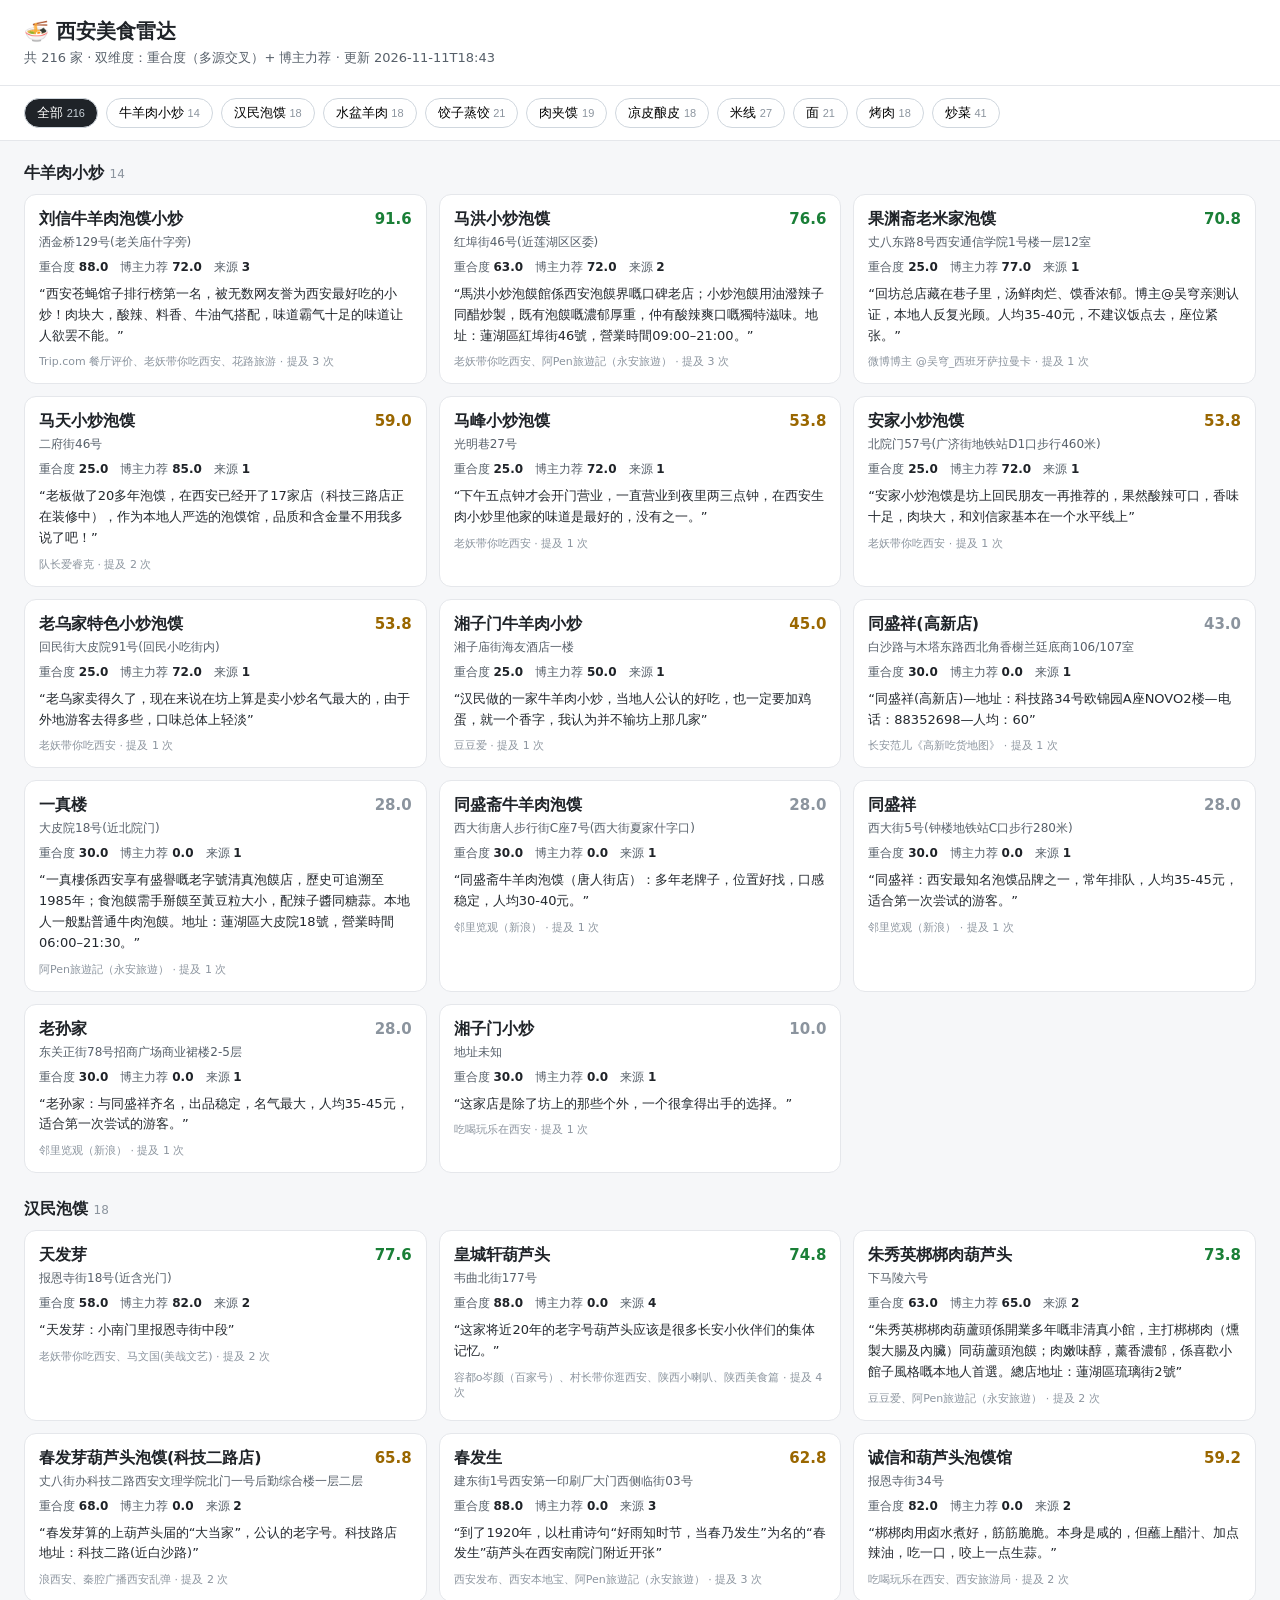
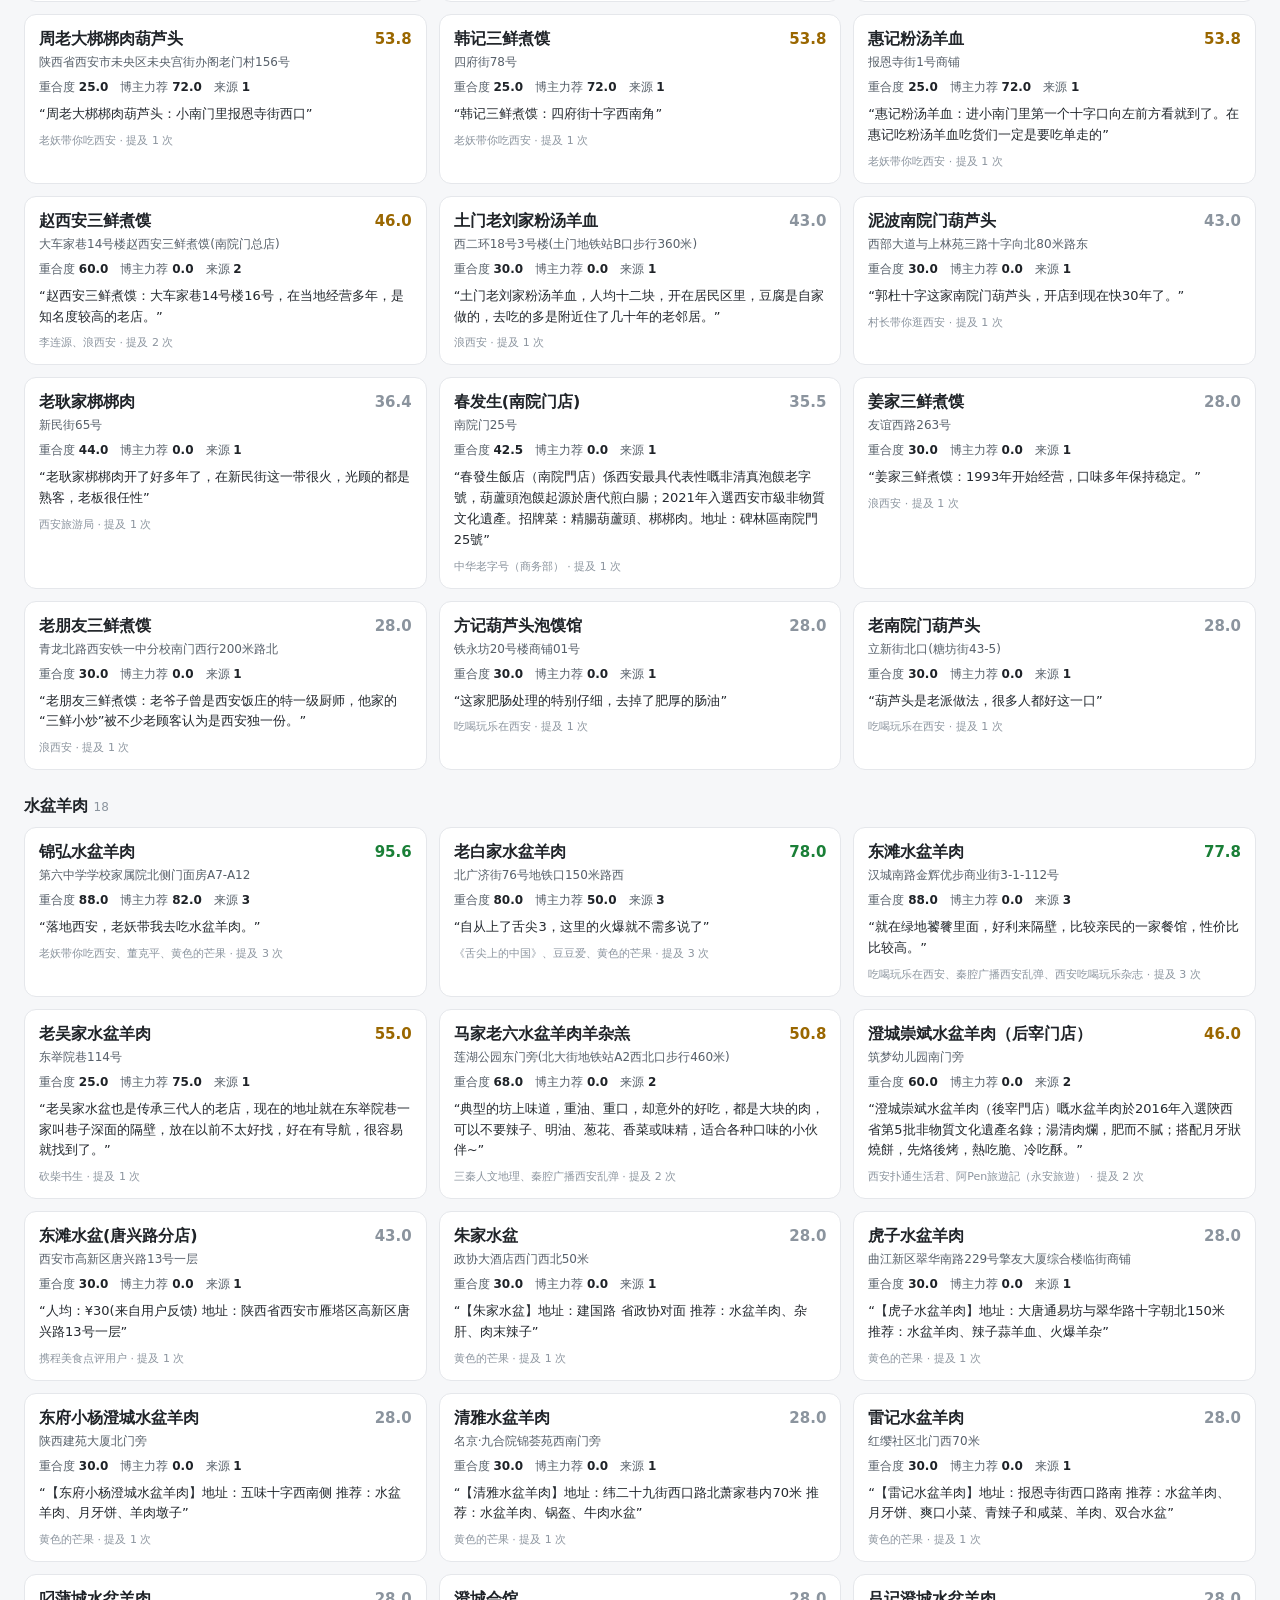
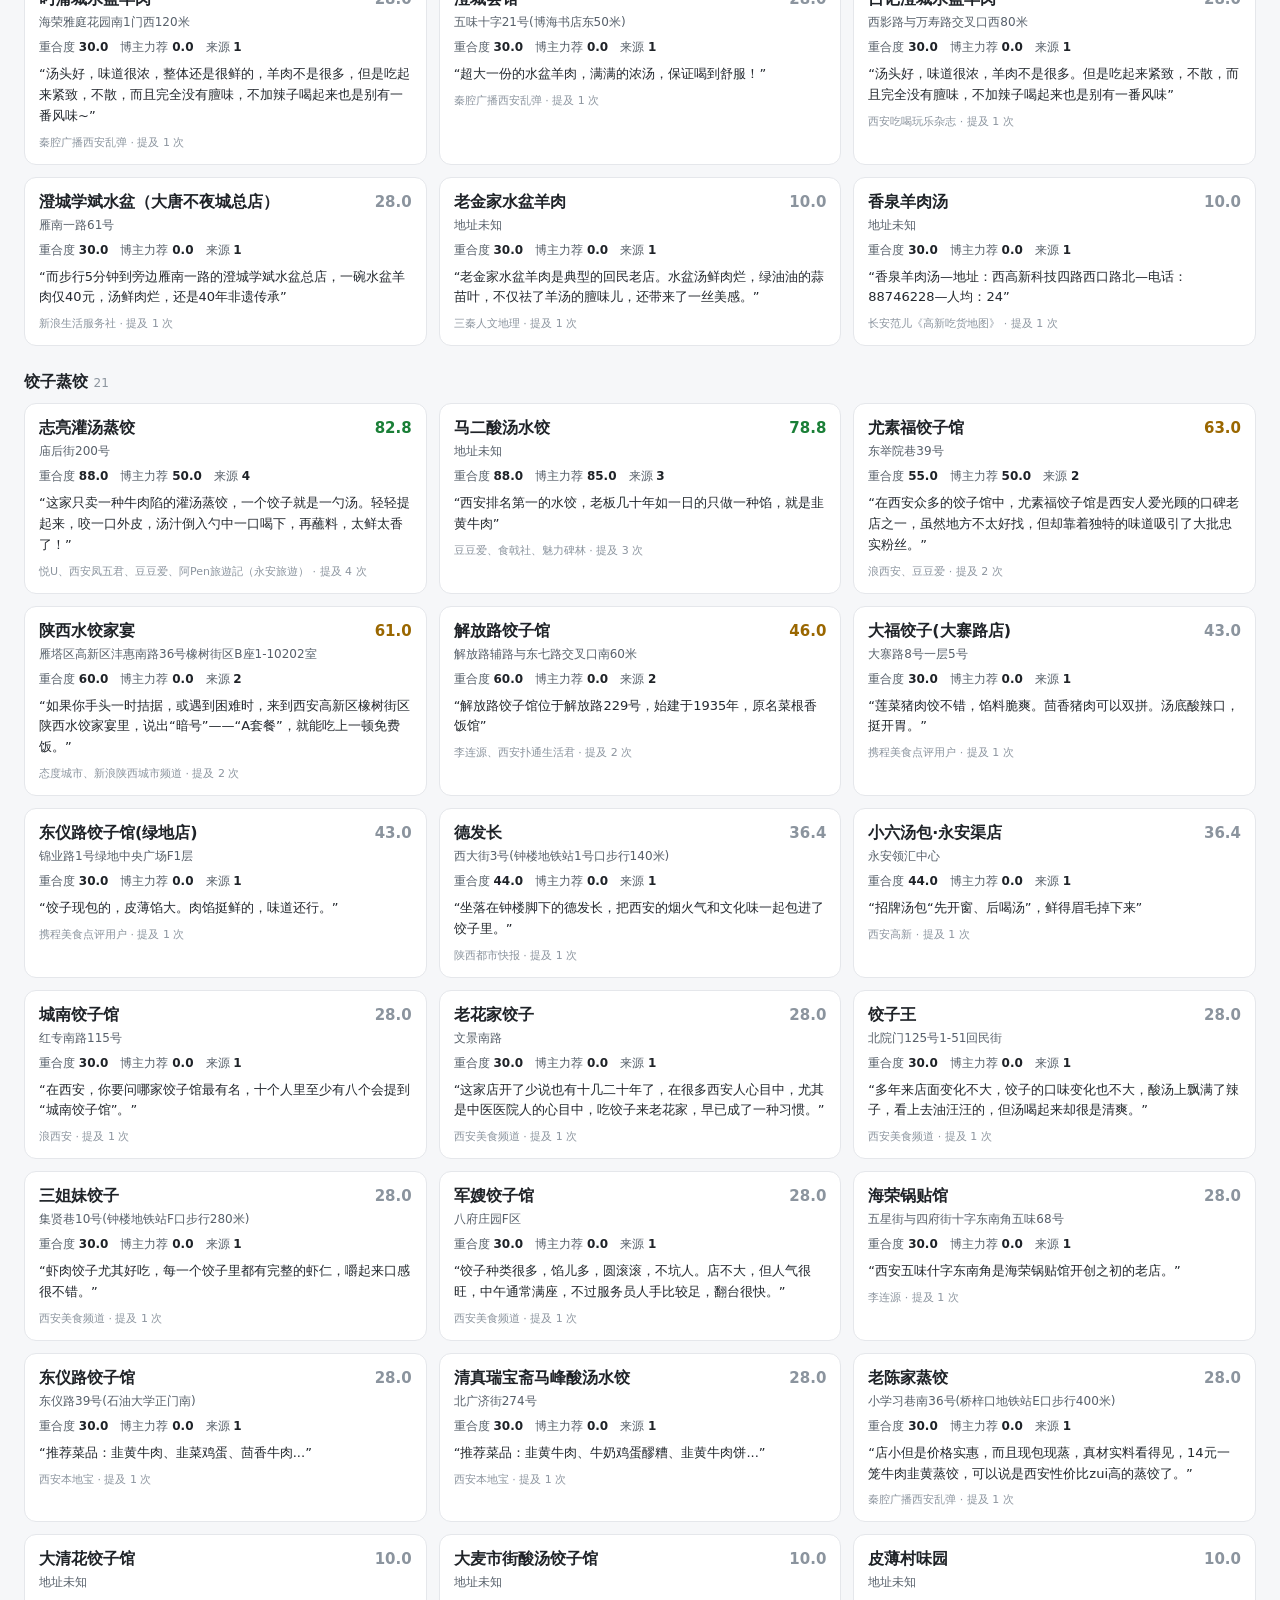
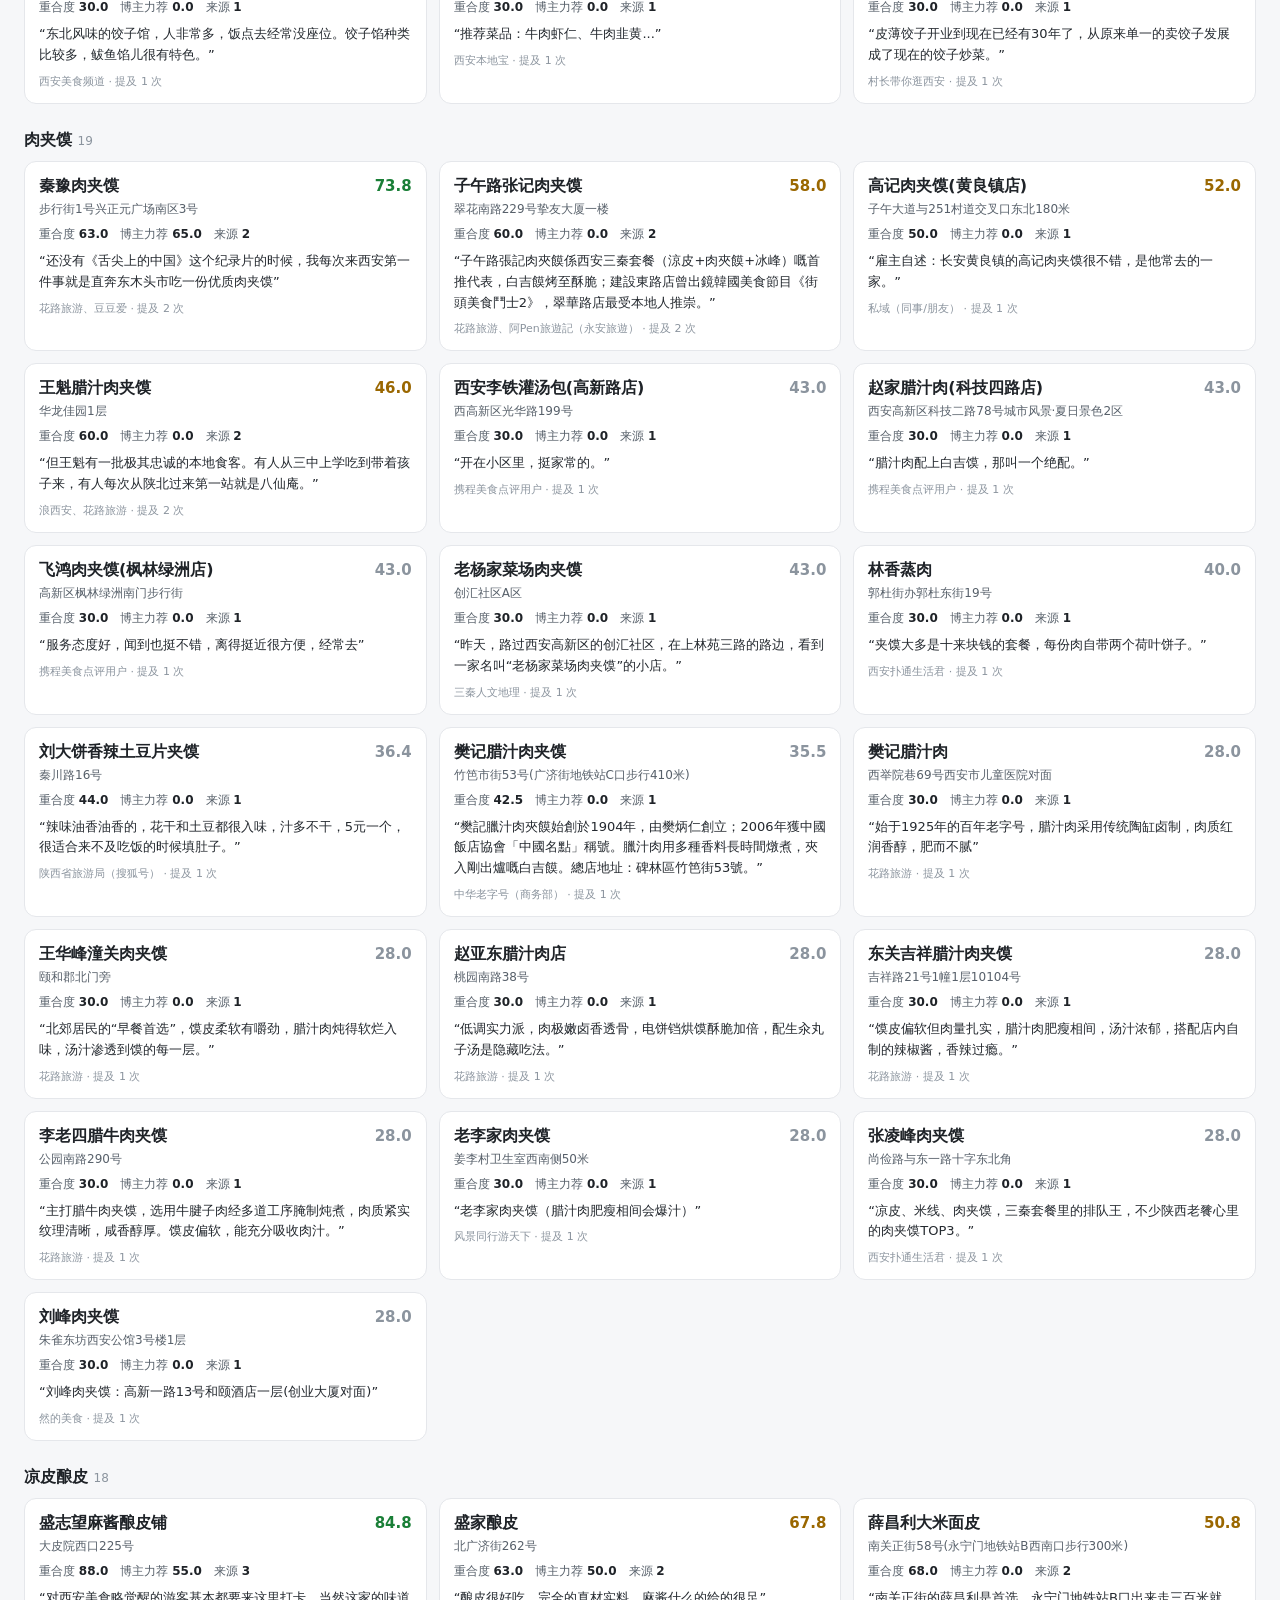
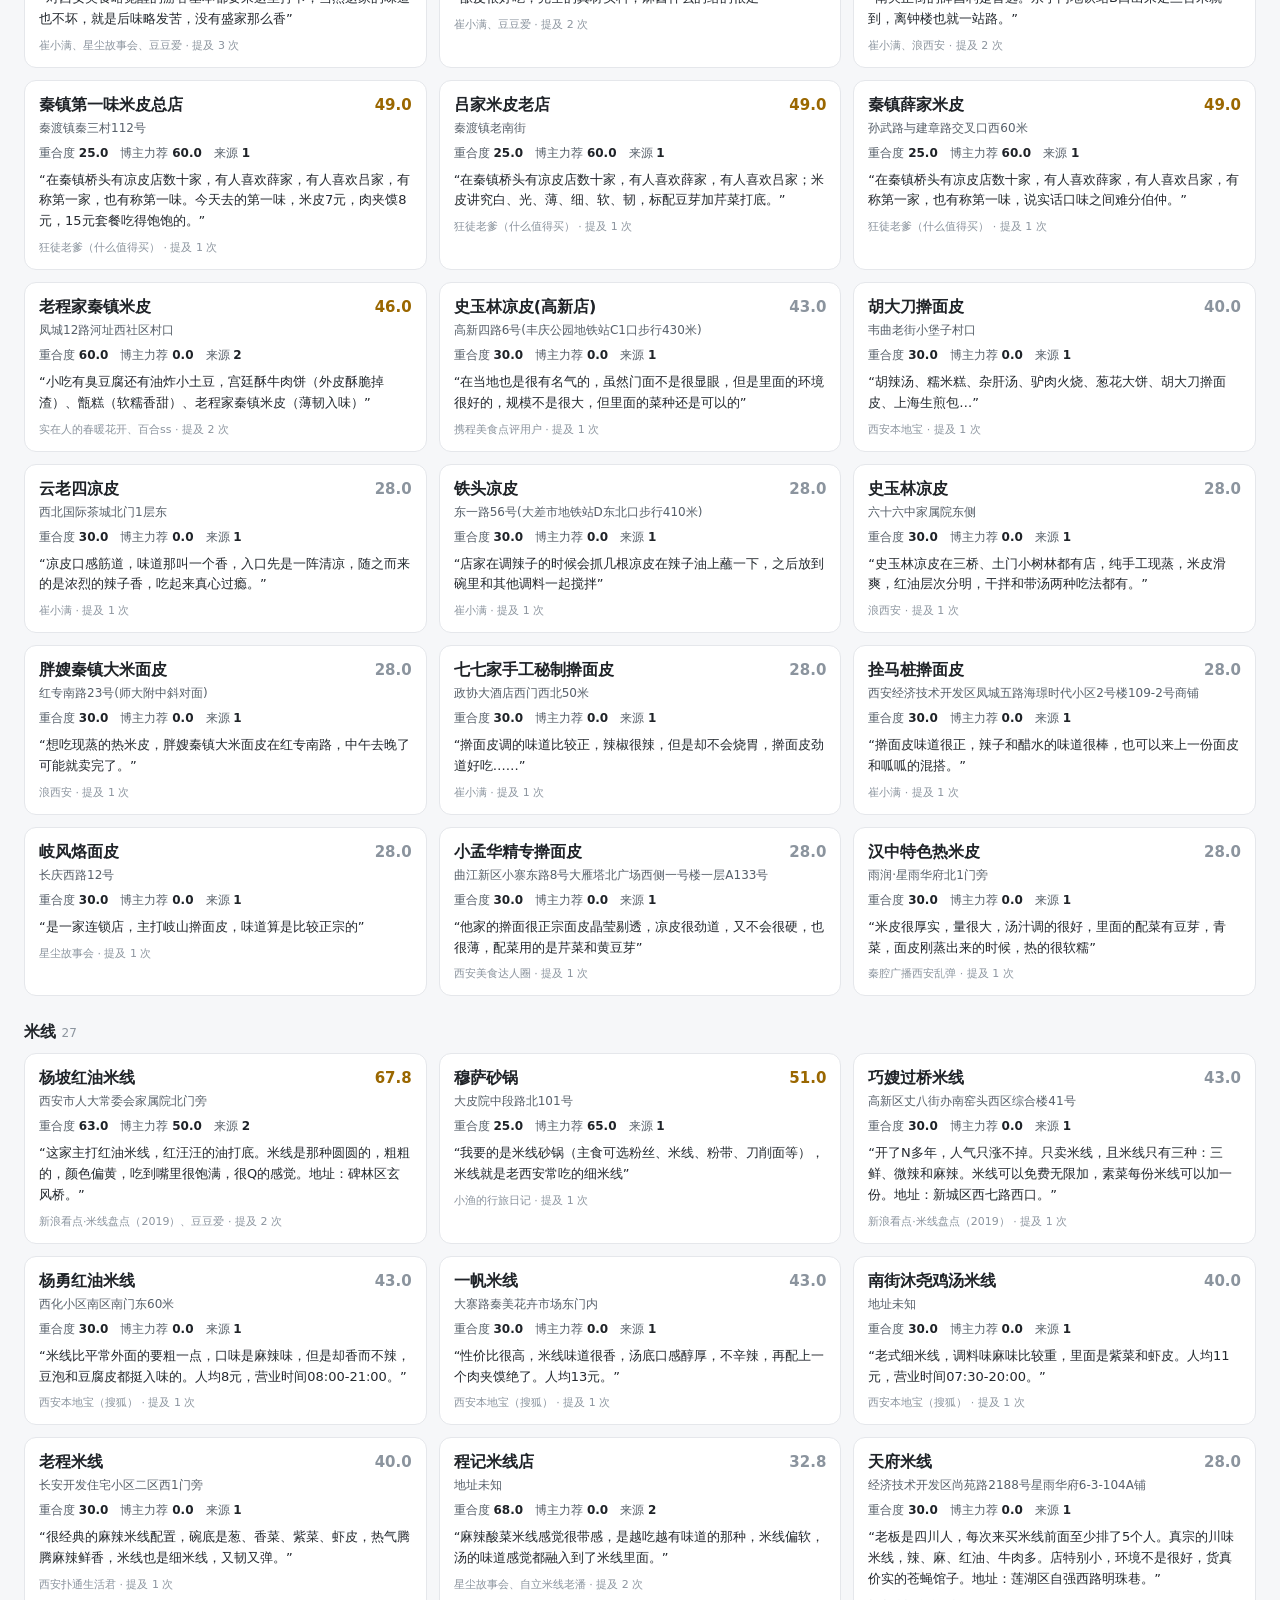
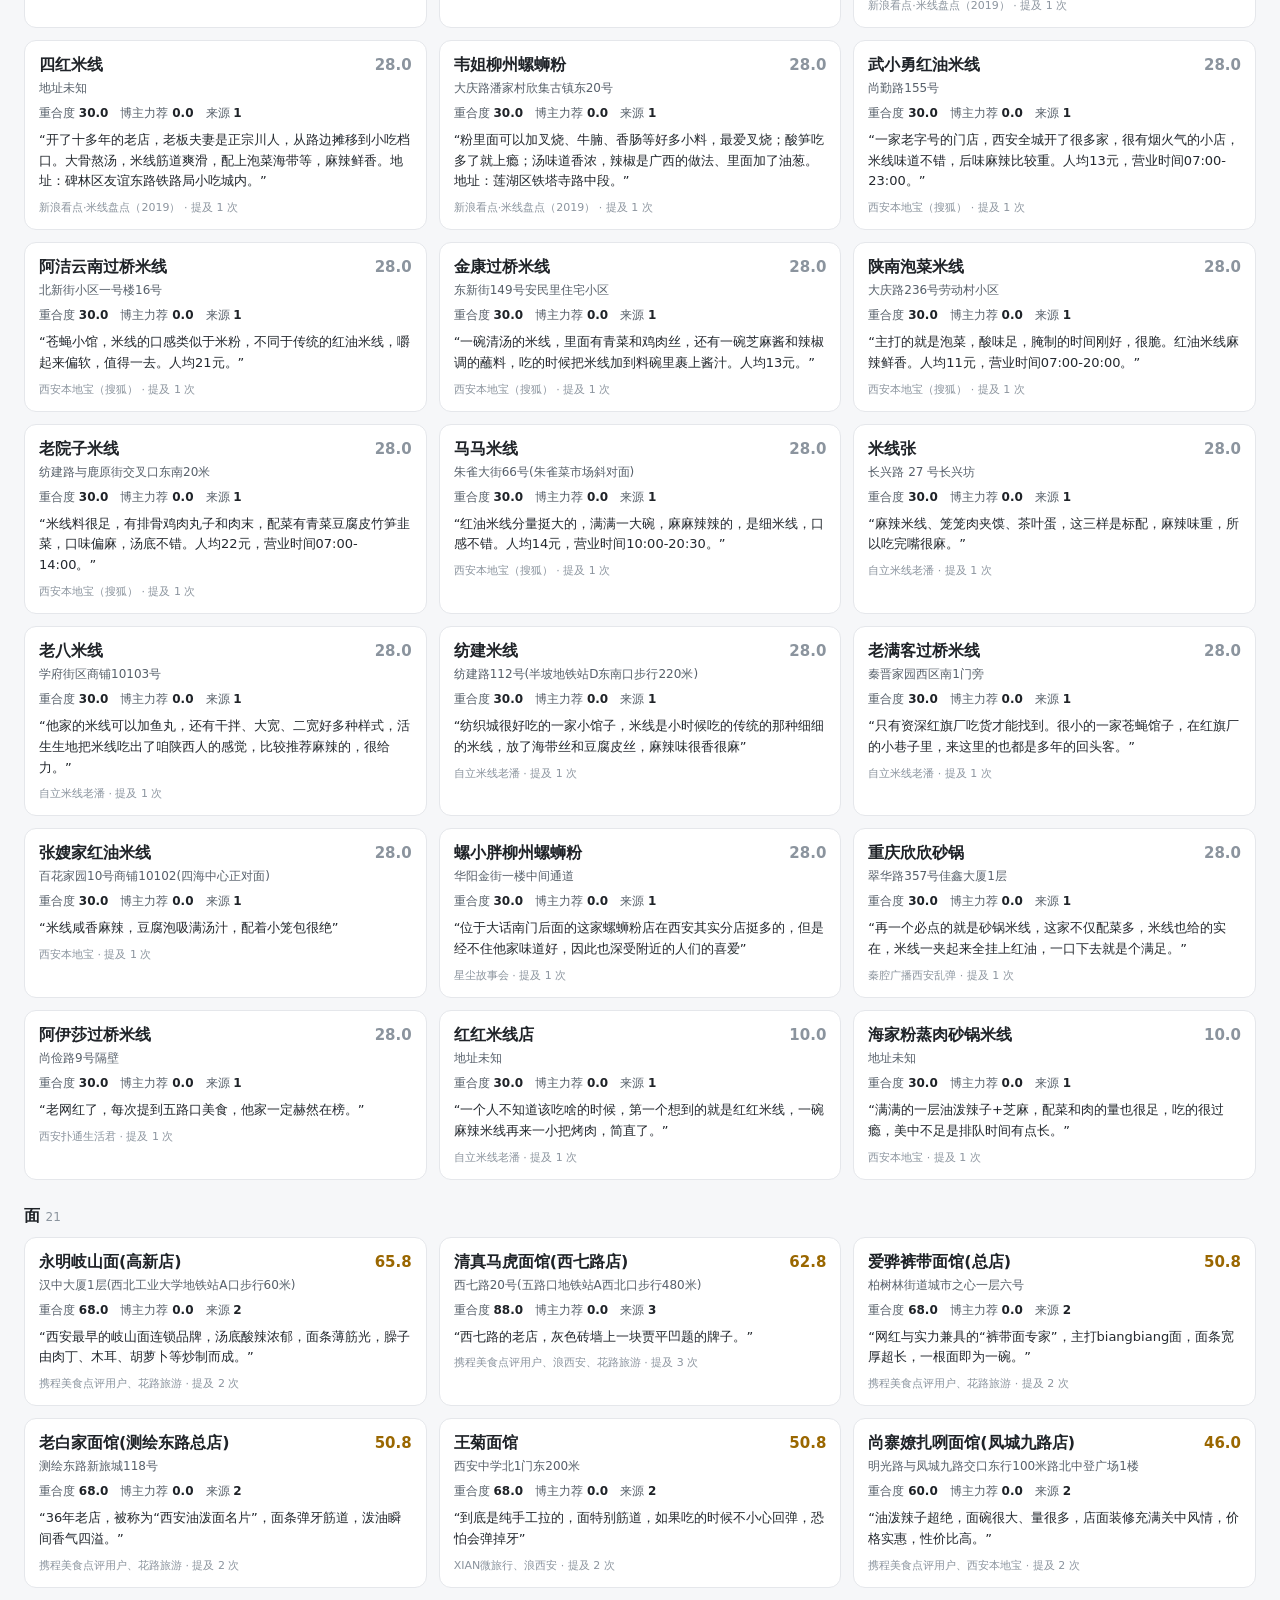
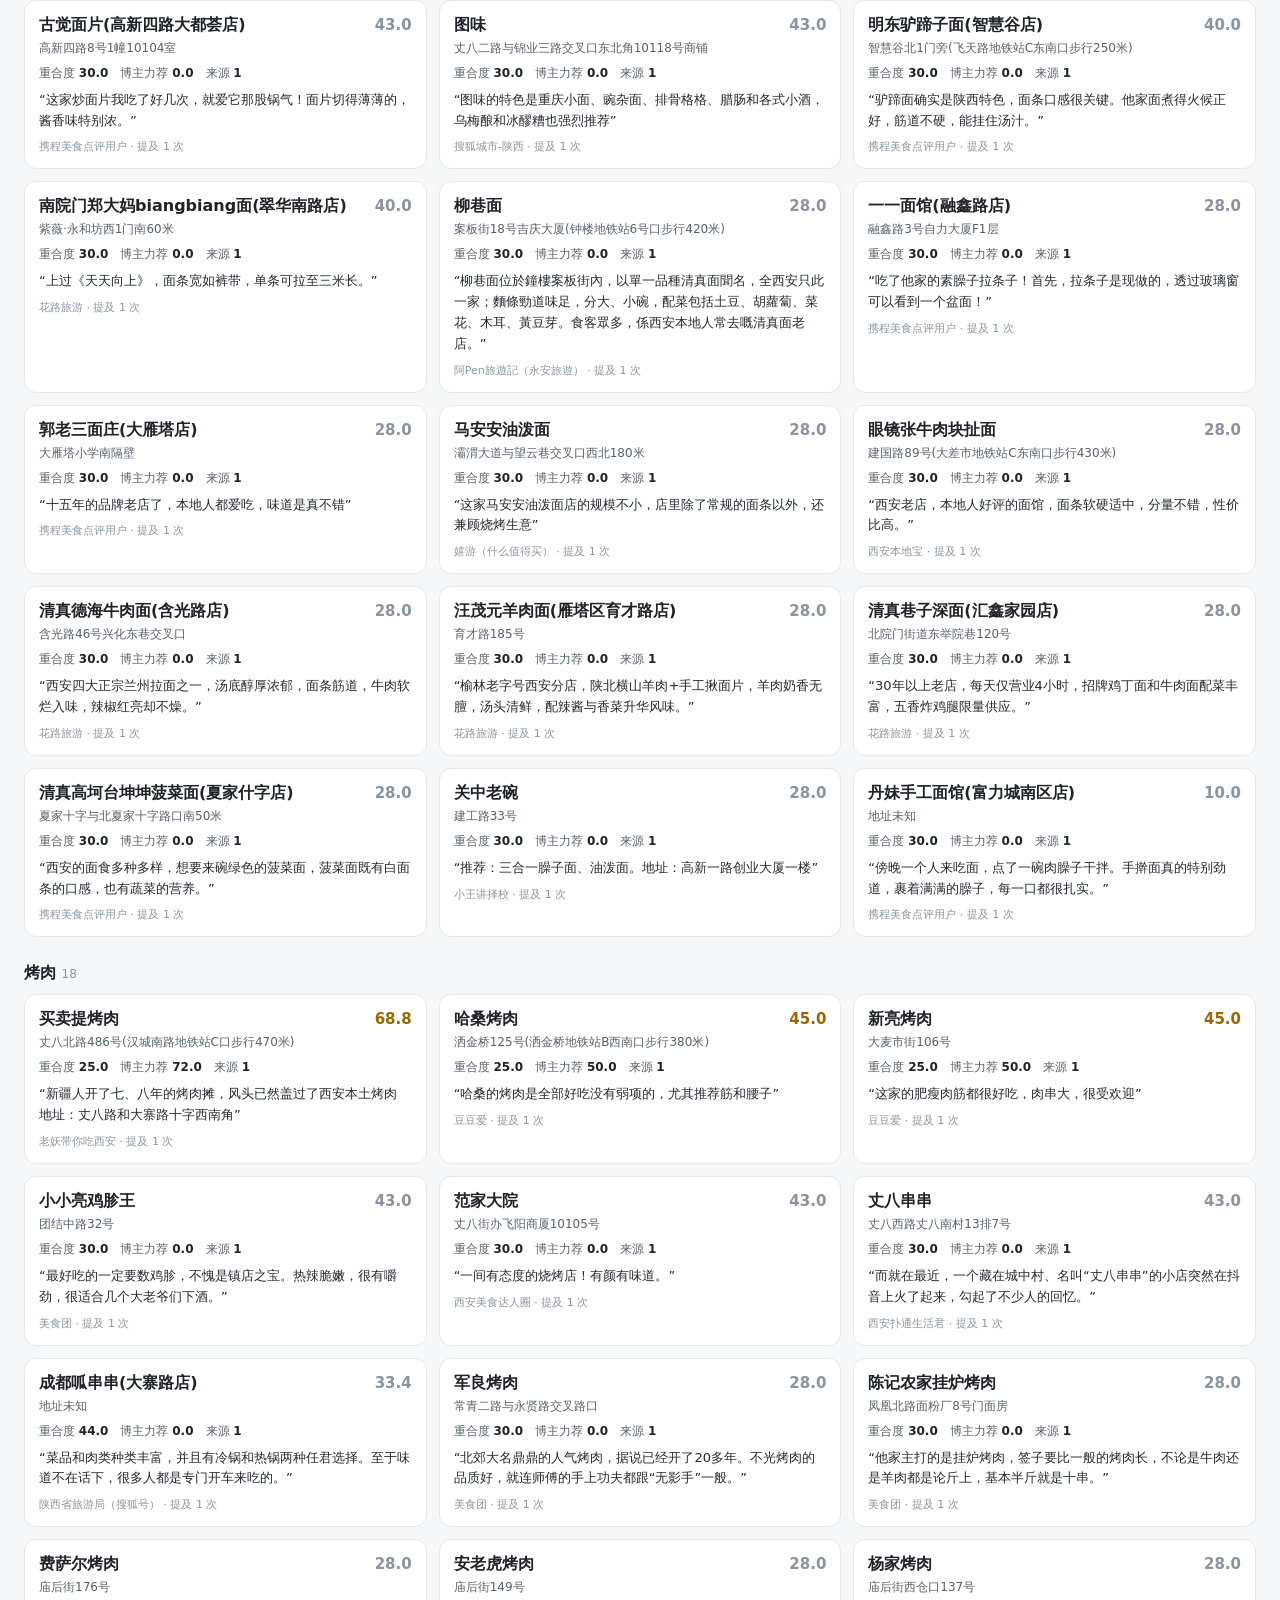
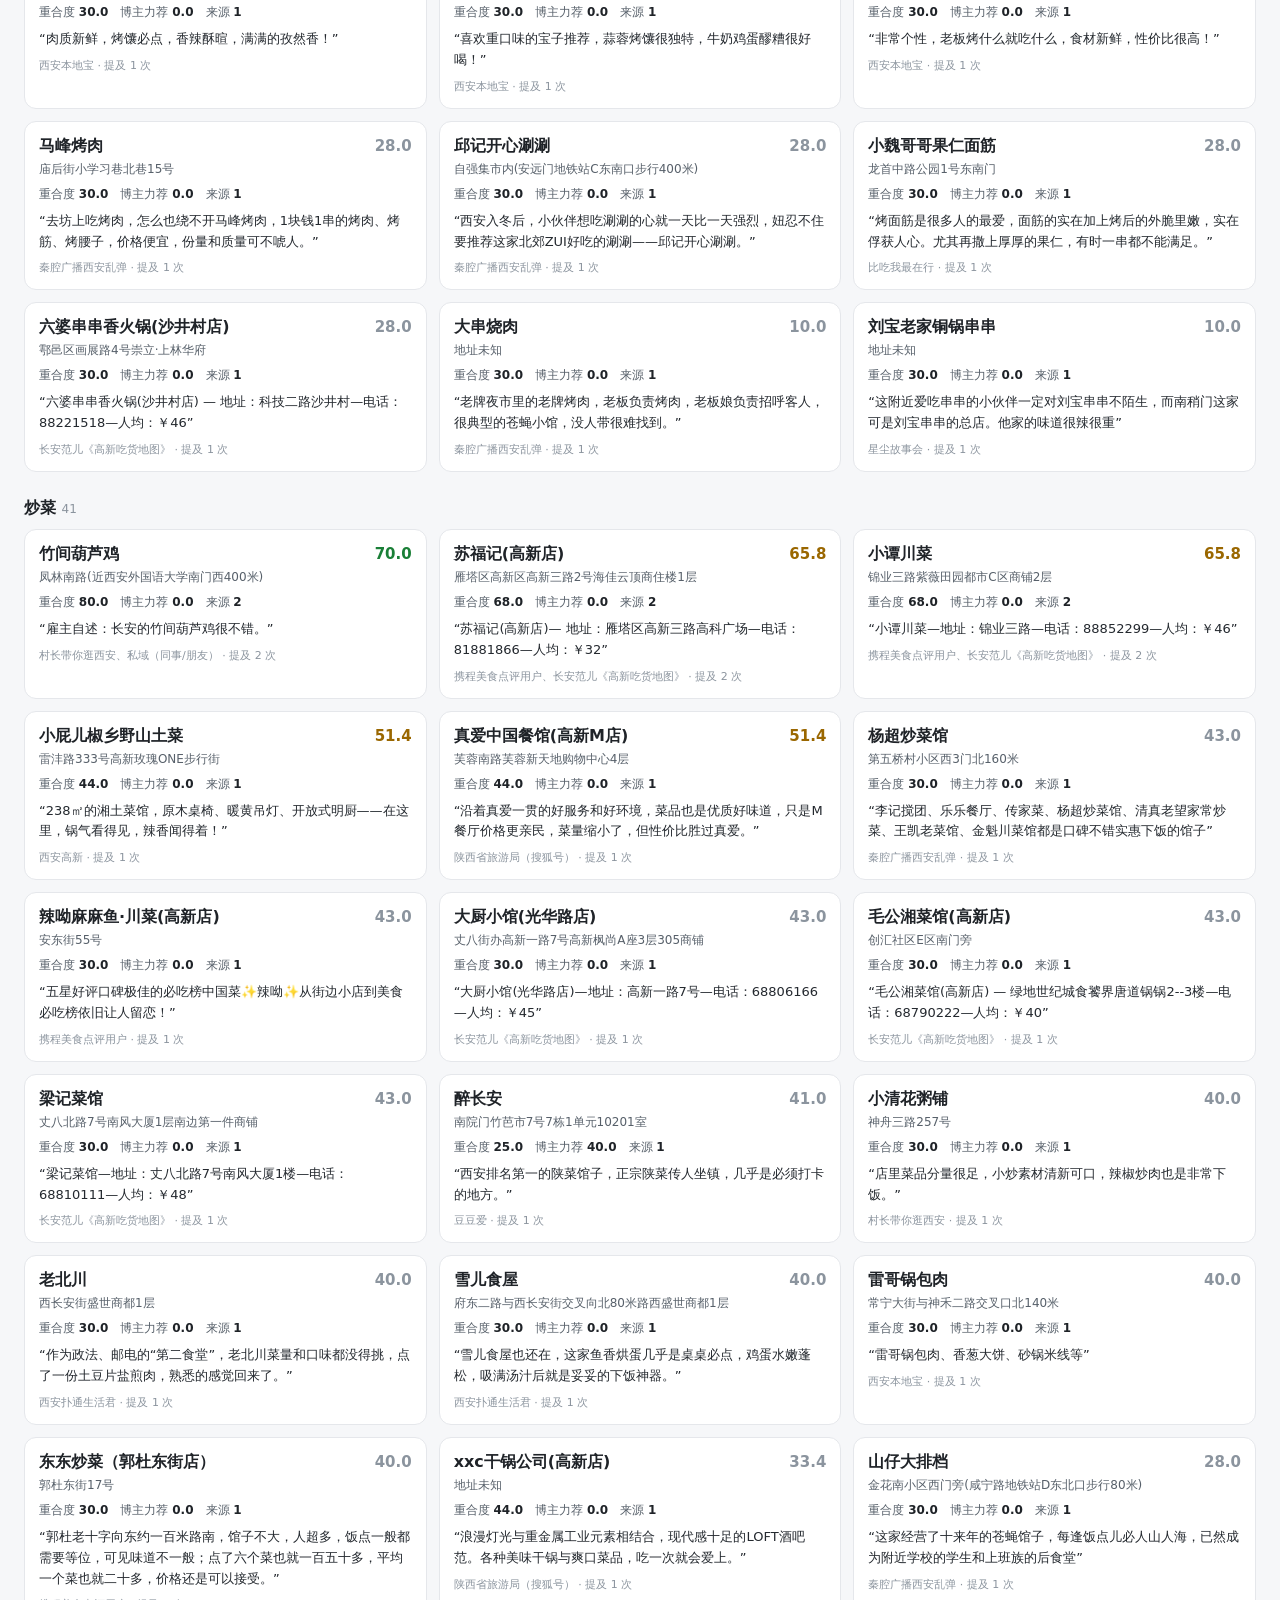
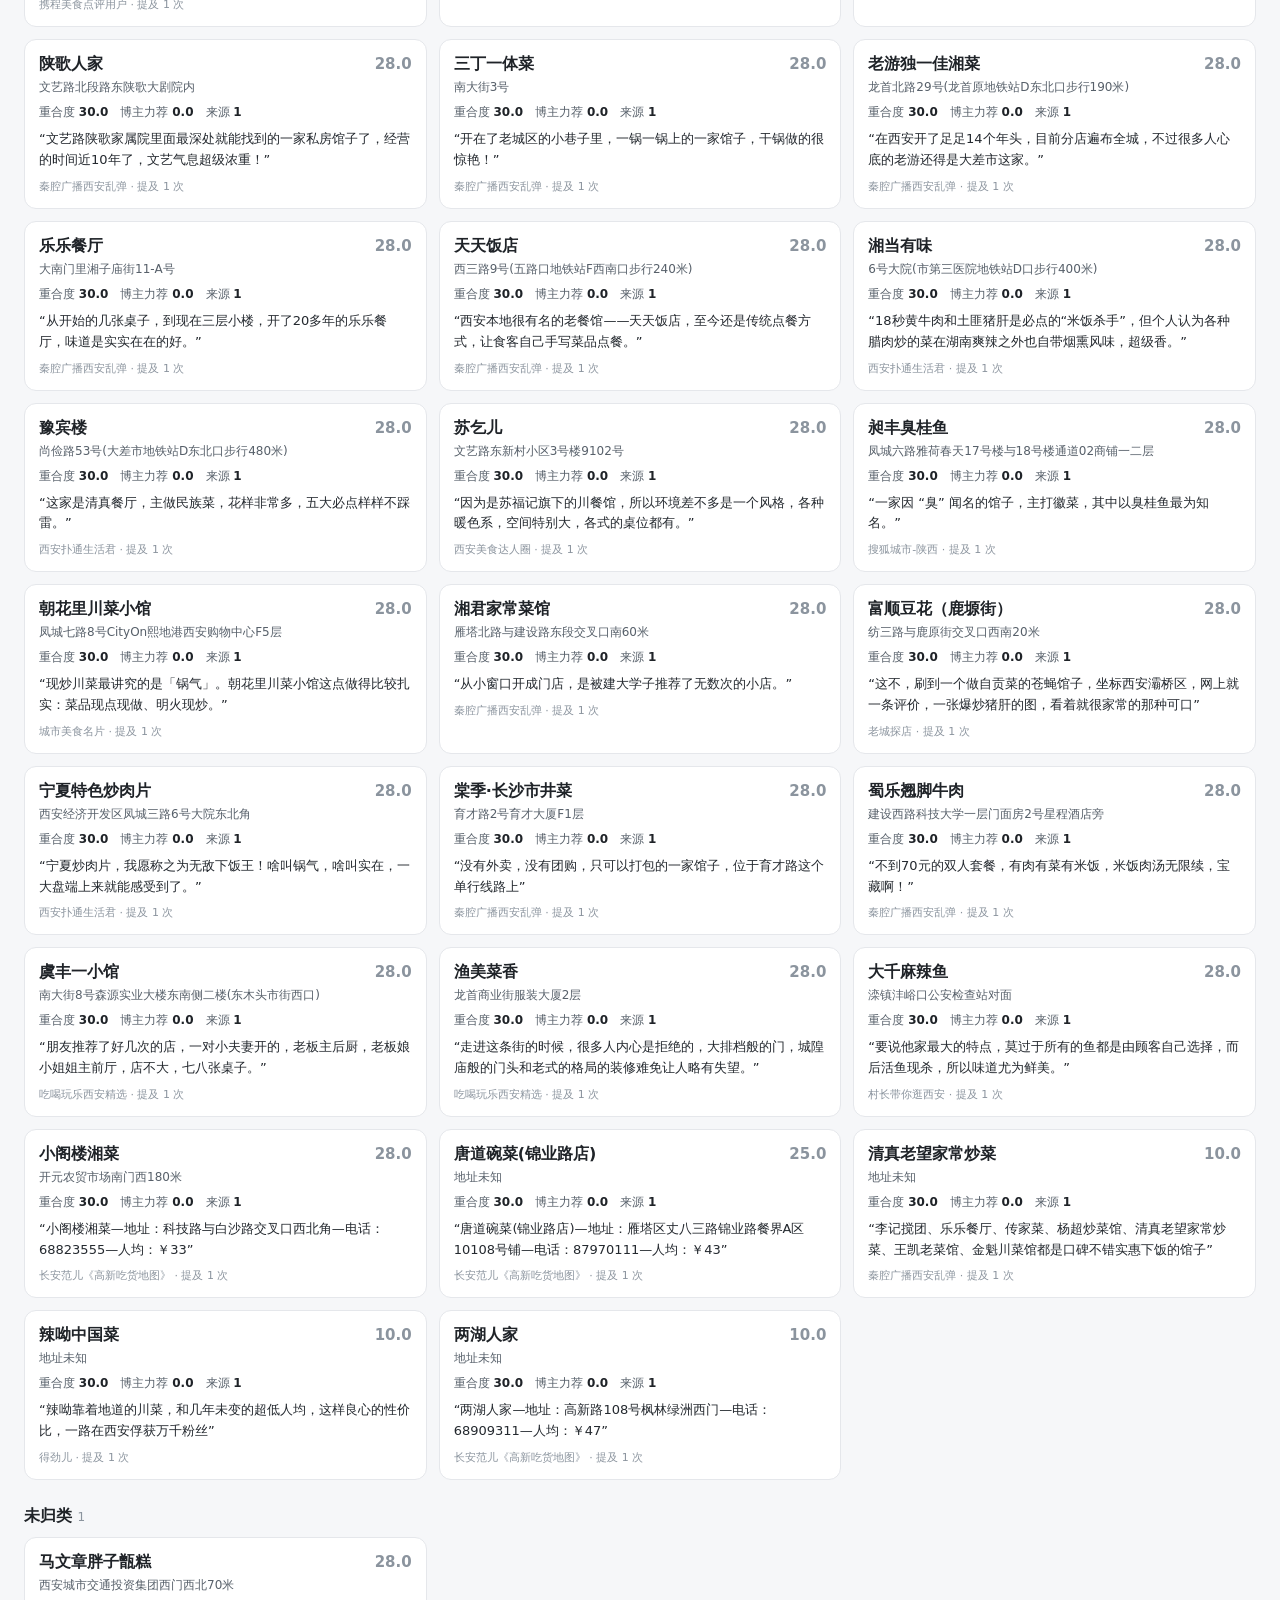
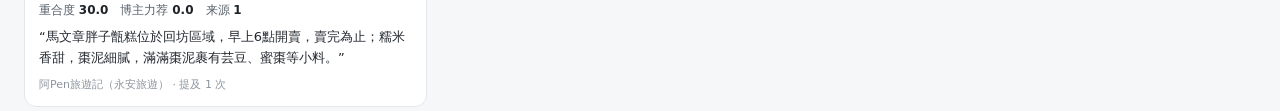
<file: radar/out/index.html>
<!doctype html><html lang="zh-CN"><head><meta charset="utf-8">
<title>西安美食雷达</title><style>
body{font-family:system-ui,-apple-system,"Segoe UI",sans-serif;margin:0;background:#f6f7f9;color:#1f2328}
header{padding:18px 24px;background:#fff;border-bottom:1px solid #e5e7eb}
h1{margin:0;font-size:20px} .sub{color:#57606a;font-size:13px;margin-top:4px}
#chips{display:flex;gap:8px;flex-wrap:wrap;padding:12px 24px;background:#fff;border-bottom:1px solid #e5e7eb;position:sticky;top:0;z-index:5}
.chip{padding:5px 12px;border:1px solid #d0d7de;border-radius:999px;background:#fff;cursor:pointer;font-size:13px}
.chip.active{background:#1f2328;color:#fff} .n{color:#8b949e;font-size:11px} .chip.active .n{color:#c9d1d9}
section{padding:8px 24px 4px} h2{font-size:16px;margin:14px 0 10px} .count{color:#8b949e;font-size:12px;font-weight:400}
.grid{display:grid;grid-template-columns:repeat(auto-fill,minmax(320px,1fr));gap:12px}
.card{background:#fff;border:1px solid #e5e7eb;border-radius:12px;padding:14px}
.head{display:flex;justify-content:space-between;align-items:baseline}
.name{font-size:16px;font-weight:600} .trust{font-weight:700;font-size:15px}
.meta{color:#57606a;font-size:12px;margin-top:4px}
.dims{display:flex;gap:12px;margin-top:8px;font-size:12px;color:#57606a} .dims b{color:#1f2328}
.reason{margin-top:8px;font-size:13px;line-height:1.6;color:#24292f}
.src{margin-top:8px;font-size:11px;color:#8b949e}
.empty{color:#8b949e;font-size:13px;padding:8px 0}
</style></head><body>
<header><h1>🍜 西安美食雷达</h1>
<div class="sub">共 216 家 · 双维度：重合度（多源交叉）+ 博主力荐 · 更新 2026-11-11T18:43</div></header>
<div id="chips"><button class="chip active" data-cat="__all">全部 <span class="n">216</span></button><button class="chip" data-cat="牛羊肉小炒">牛羊肉小炒 <span class="n">14</span></button><button class="chip" data-cat="汉民泡馍">汉民泡馍 <span class="n">18</span></button><button class="chip" data-cat="水盆羊肉">水盆羊肉 <span class="n">18</span></button><button class="chip" data-cat="饺子蒸饺">饺子蒸饺 <span class="n">21</span></button><button class="chip" data-cat="肉夹馍">肉夹馍 <span class="n">19</span></button><button class="chip" data-cat="凉皮酿皮">凉皮酿皮 <span class="n">18</span></button><button class="chip" data-cat="米线">米线 <span class="n">27</span></button><button class="chip" data-cat="面">面 <span class="n">21</span></button><button class="chip" data-cat="烤肉">烤肉 <span class="n">18</span></button><button class="chip" data-cat="炒菜">炒菜 <span class="n">41</span></button></div>
<section data-cat="牛羊肉小炒"><h2>牛羊肉小炒 <span class="count">14</span></h2><div class="grid">
      <div class="card" data-cat="牛羊肉小炒">
        <div class="head"><span class="name">刘信牛羊肉泡馍小炒</span>
          <span class="trust" style="color:#1a7f37">91.6</span></div>
        <div class="meta">洒金桥129号(老关庙什字旁)</div>
        <div class="dims"><span>重合度 <b>88.0</b></span>
          <span>博主力荐 <b>72.0</b></span>
          <span>来源 <b>3</b></span></div>
        <div class="reason">“西安苍蝇馆子排行榜第一名，被无数网友誉为西安最好吃的小炒！肉块大，酸辣、料香、牛油气搭配，味道霸气十足的味道让人欲罢不能。”</div>
        <div class="src">Trip.com 餐厅评价、老妖带你吃西安、花路旅游 · 提及 3 次</div>
      </div>
      <div class="card" data-cat="牛羊肉小炒">
        <div class="head"><span class="name">马洪小炒泡馍</span>
          <span class="trust" style="color:#1a7f37">76.6</span></div>
        <div class="meta">红埠街46号(近莲湖区区委)</div>
        <div class="dims"><span>重合度 <b>63.0</b></span>
          <span>博主力荐 <b>72.0</b></span>
          <span>来源 <b>2</b></span></div>
        <div class="reason">“馬洪小炒泡饃館係西安泡饃界嘅口碑老店；小炒泡饃用油潑辣子同醋炒製，既有泡饃嘅濃郁厚重，仲有酸辣爽口嘅獨特滋味。地址：蓮湖區紅埠街46號，營業時間09:00–21:00。”</div>
        <div class="src">老妖带你吃西安、阿Pen旅遊記（永安旅遊） · 提及 3 次</div>
      </div>
      <div class="card" data-cat="牛羊肉小炒">
        <div class="head"><span class="name">果渊斋老米家泡馍</span>
          <span class="trust" style="color:#1a7f37">70.8</span></div>
        <div class="meta">丈八东路8号西安通信学院1号楼一层12室</div>
        <div class="dims"><span>重合度 <b>25.0</b></span>
          <span>博主力荐 <b>77.0</b></span>
          <span>来源 <b>1</b></span></div>
        <div class="reason">“回坊总店藏在巷子里，汤鲜肉烂、馍香浓郁。博主@吴穹亲测认证，本地人反复光顾。人均35-40元，不建议饭点去，座位紧张。”</div>
        <div class="src">微博博主 @吴穹_西班牙萨拉曼卡 · 提及 1 次</div>
      </div>
      <div class="card" data-cat="牛羊肉小炒">
        <div class="head"><span class="name">马天小炒泡馍</span>
          <span class="trust" style="color:#9a6700">59.0</span></div>
        <div class="meta">二府街46号</div>
        <div class="dims"><span>重合度 <b>25.0</b></span>
          <span>博主力荐 <b>85.0</b></span>
          <span>来源 <b>1</b></span></div>
        <div class="reason">“老板做了20多年泡馍，在西安已经开了17家店（科技三路店正在装修中），作为本地人严选的泡馍馆，品质和含金量不用我多说了吧！”</div>
        <div class="src">队长爱睿克 · 提及 2 次</div>
      </div>
      <div class="card" data-cat="牛羊肉小炒">
        <div class="head"><span class="name">马峰小炒泡馍</span>
          <span class="trust" style="color:#9a6700">53.8</span></div>
        <div class="meta">光明巷27号</div>
        <div class="dims"><span>重合度 <b>25.0</b></span>
          <span>博主力荐 <b>72.0</b></span>
          <span>来源 <b>1</b></span></div>
        <div class="reason">“下午五点钟才会开门营业，一直营业到夜里两三点钟，在西安生肉小炒里他家的味道是最好的，没有之一。”</div>
        <div class="src">老妖带你吃西安 · 提及 1 次</div>
      </div>
      <div class="card" data-cat="牛羊肉小炒">
        <div class="head"><span class="name">安家小炒泡馍</span>
          <span class="trust" style="color:#9a6700">53.8</span></div>
        <div class="meta">北院门57号(广济街地铁站D1口步行460米)</div>
        <div class="dims"><span>重合度 <b>25.0</b></span>
          <span>博主力荐 <b>72.0</b></span>
          <span>来源 <b>1</b></span></div>
        <div class="reason">“安家小炒泡馍是坊上回民朋友一再推荐的，果然酸辣可口，香味十足，肉块大，和刘信家基本在一个水平线上”</div>
        <div class="src">老妖带你吃西安 · 提及 1 次</div>
      </div>
      <div class="card" data-cat="牛羊肉小炒">
        <div class="head"><span class="name">老乌家特色小炒泡馍</span>
          <span class="trust" style="color:#9a6700">53.8</span></div>
        <div class="meta">回民街大皮院91号(回民小吃街内)</div>
        <div class="dims"><span>重合度 <b>25.0</b></span>
          <span>博主力荐 <b>72.0</b></span>
          <span>来源 <b>1</b></span></div>
        <div class="reason">“老乌家卖得久了，现在来说在坊上算是卖小炒名气最大的，由于外地游客去得多些，口味总体上轻淡”</div>
        <div class="src">老妖带你吃西安 · 提及 1 次</div>
      </div>
      <div class="card" data-cat="牛羊肉小炒">
        <div class="head"><span class="name">湘子门牛羊肉小炒</span>
          <span class="trust" style="color:#9a6700">45.0</span></div>
        <div class="meta">湘子庙街海友酒店一楼</div>
        <div class="dims"><span>重合度 <b>25.0</b></span>
          <span>博主力荐 <b>50.0</b></span>
          <span>来源 <b>1</b></span></div>
        <div class="reason">“汉民做的一家牛羊肉小炒，当地人公认的好吃，也一定要加鸡蛋，就一个香字，我认为并不输坊上那几家”</div>
        <div class="src">豆豆爱 · 提及 1 次</div>
      </div>
      <div class="card" data-cat="牛羊肉小炒">
        <div class="head"><span class="name">同盛祥(高新店)</span>
          <span class="trust" style="color:#8b949e">43.0</span></div>
        <div class="meta">白沙路与木塔东路西北角香榭兰廷底商106/107室</div>
        <div class="dims"><span>重合度 <b>30.0</b></span>
          <span>博主力荐 <b>0.0</b></span>
          <span>来源 <b>1</b></span></div>
        <div class="reason">“同盛祥(高新店)—地址：科技路34号欧锦园A座NOVO2楼—电话：88352698—人均：60”</div>
        <div class="src">长安范儿《高新吃货地图》 · 提及 1 次</div>
      </div>
      <div class="card" data-cat="牛羊肉小炒">
        <div class="head"><span class="name">一真楼</span>
          <span class="trust" style="color:#8b949e">28.0</span></div>
        <div class="meta">大皮院18号(近北院门)</div>
        <div class="dims"><span>重合度 <b>30.0</b></span>
          <span>博主力荐 <b>0.0</b></span>
          <span>来源 <b>1</b></span></div>
        <div class="reason">“一真樓係西安享有盛譽嘅老字號清真泡饃店，歷史可追溯至1985年；食泡饃需手掰饃至黃豆粒大小，配辣子醬同糖蒜。本地人一般點普通牛肉泡饃。地址：蓮湖區大皮院18號，營業時間06:00–21:30。”</div>
        <div class="src">阿Pen旅遊記（永安旅遊） · 提及 1 次</div>
      </div>
      <div class="card" data-cat="牛羊肉小炒">
        <div class="head"><span class="name">同盛斋牛羊肉泡馍</span>
          <span class="trust" style="color:#8b949e">28.0</span></div>
        <div class="meta">西大街唐人步行街C座7号(西大街夏家什字口)</div>
        <div class="dims"><span>重合度 <b>30.0</b></span>
          <span>博主力荐 <b>0.0</b></span>
          <span>来源 <b>1</b></span></div>
        <div class="reason">“同盛斋牛羊肉泡馍（唐人街店）：多年老牌子，位置好找，口感稳定，人均30-40元。”</div>
        <div class="src">邻里览观（新浪） · 提及 1 次</div>
      </div>
      <div class="card" data-cat="牛羊肉小炒">
        <div class="head"><span class="name">同盛祥</span>
          <span class="trust" style="color:#8b949e">28.0</span></div>
        <div class="meta">西大街5号(钟楼地铁站C口步行280米)</div>
        <div class="dims"><span>重合度 <b>30.0</b></span>
          <span>博主力荐 <b>0.0</b></span>
          <span>来源 <b>1</b></span></div>
        <div class="reason">“同盛祥：西安最知名泡馍品牌之一，常年排队，人均35-45元，适合第一次尝试的游客。”</div>
        <div class="src">邻里览观（新浪） · 提及 1 次</div>
      </div>
      <div class="card" data-cat="牛羊肉小炒">
        <div class="head"><span class="name">老孙家</span>
          <span class="trust" style="color:#8b949e">28.0</span></div>
        <div class="meta">东关正街78号招商广场商业裙楼2-5层</div>
        <div class="dims"><span>重合度 <b>30.0</b></span>
          <span>博主力荐 <b>0.0</b></span>
          <span>来源 <b>1</b></span></div>
        <div class="reason">“老孙家：与同盛祥齐名，出品稳定，名气最大，人均35-45元，适合第一次尝试的游客。”</div>
        <div class="src">邻里览观（新浪） · 提及 1 次</div>
      </div>
      <div class="card" data-cat="牛羊肉小炒">
        <div class="head"><span class="name">湘子门小炒</span>
          <span class="trust" style="color:#8b949e">10.0</span></div>
        <div class="meta">地址未知</div>
        <div class="dims"><span>重合度 <b>30.0</b></span>
          <span>博主力荐 <b>0.0</b></span>
          <span>来源 <b>1</b></span></div>
        <div class="reason">“这家店是除了坊上的那些个外，一个很拿得出手的选择。”</div>
        <div class="src">吃喝玩乐在西安 · 提及 1 次</div>
      </div></div></section><section data-cat="汉民泡馍"><h2>汉民泡馍 <span class="count">18</span></h2><div class="grid">
      <div class="card" data-cat="汉民泡馍">
        <div class="head"><span class="name">天发芽</span>
          <span class="trust" style="color:#1a7f37">77.6</span></div>
        <div class="meta">报恩寺街18号(近含光门)</div>
        <div class="dims"><span>重合度 <b>58.0</b></span>
          <span>博主力荐 <b>82.0</b></span>
          <span>来源 <b>2</b></span></div>
        <div class="reason">“天发芽：小南门里报恩寺街中段”</div>
        <div class="src">老妖带你吃西安、马文国(美哉文艺) · 提及 2 次</div>
      </div>
      <div class="card" data-cat="汉民泡馍">
        <div class="head"><span class="name">皇城轩葫芦头</span>
          <span class="trust" style="color:#1a7f37">74.8</span></div>
        <div class="meta">韦曲北街177号</div>
        <div class="dims"><span>重合度 <b>88.0</b></span>
          <span>博主力荐 <b>0.0</b></span>
          <span>来源 <b>4</b></span></div>
        <div class="reason">“这家将近20年的老字号葫芦头应该是很多长安小伙伴们的集体记忆。”</div>
        <div class="src">容都o岑颜（百家号）、村长带你逛西安、陕西小喇叭、陕西美食篇 · 提及 4 次</div>
      </div>
      <div class="card" data-cat="汉民泡馍">
        <div class="head"><span class="name">朱秀英梆梆肉葫芦头</span>
          <span class="trust" style="color:#1a7f37">73.8</span></div>
        <div class="meta">下马陵六号</div>
        <div class="dims"><span>重合度 <b>63.0</b></span>
          <span>博主力荐 <b>65.0</b></span>
          <span>来源 <b>2</b></span></div>
        <div class="reason">“朱秀英梆梆肉葫蘆頭係開業多年嘅非清真小館，主打梆梆肉（燻製大腸及內臟）同葫蘆頭泡饃；肉嫩味醇，薰香濃郁，係喜歡小館子風格嘅本地人首選。總店地址：蓮湖區琉璃街2號”</div>
        <div class="src">豆豆爱、阿Pen旅遊記（永安旅遊） · 提及 2 次</div>
      </div>
      <div class="card" data-cat="汉民泡馍">
        <div class="head"><span class="name">春发芽葫芦头泡馍(科技二路店)</span>
          <span class="trust" style="color:#9a6700">65.8</span></div>
        <div class="meta">丈八街办科技二路西安文理学院北门一号后勤综合楼一层二层</div>
        <div class="dims"><span>重合度 <b>68.0</b></span>
          <span>博主力荐 <b>0.0</b></span>
          <span>来源 <b>2</b></span></div>
        <div class="reason">“春发芽算的上葫芦头届的“大当家”，公认的老字号。科技路店 地址：科技二路(近白沙路)”</div>
        <div class="src">浪西安、秦腔广播西安乱弹 · 提及 2 次</div>
      </div>
      <div class="card" data-cat="汉民泡馍">
        <div class="head"><span class="name">春发生</span>
          <span class="trust" style="color:#9a6700">62.8</span></div>
        <div class="meta">建东街1号西安第一印刷厂大门西侧临街03号</div>
        <div class="dims"><span>重合度 <b>88.0</b></span>
          <span>博主力荐 <b>0.0</b></span>
          <span>来源 <b>3</b></span></div>
        <div class="reason">“到了1920年，以杜甫诗句“好雨知时节，当春乃发生”为名的“春发生”葫芦头在西安南院门附近开张”</div>
        <div class="src">西安发布、西安本地宝、阿Pen旅遊記（永安旅遊） · 提及 3 次</div>
      </div>
      <div class="card" data-cat="汉民泡馍">
        <div class="head"><span class="name">诚信和葫芦头泡馍馆</span>
          <span class="trust" style="color:#9a6700">59.2</span></div>
        <div class="meta">报恩寺街34号</div>
        <div class="dims"><span>重合度 <b>82.0</b></span>
          <span>博主力荐 <b>0.0</b></span>
          <span>来源 <b>2</b></span></div>
        <div class="reason">“梆梆肉用卤水煮好，筋筋脆脆。本身是咸的，但蘸上醋汁、加点辣油，吃一口，咬上一点生蒜。”</div>
        <div class="src">吃喝玩乐在西安、西安旅游局 · 提及 2 次</div>
      </div>
      <div class="card" data-cat="汉民泡馍">
        <div class="head"><span class="name">周老大梆梆肉葫芦头</span>
          <span class="trust" style="color:#9a6700">53.8</span></div>
        <div class="meta">陕西省西安市未央区未央宫街办阁老门村156号</div>
        <div class="dims"><span>重合度 <b>25.0</b></span>
          <span>博主力荐 <b>72.0</b></span>
          <span>来源 <b>1</b></span></div>
        <div class="reason">“周老大梆梆肉葫芦头：小南门里报恩寺街西口”</div>
        <div class="src">老妖带你吃西安 · 提及 1 次</div>
      </div>
      <div class="card" data-cat="汉民泡馍">
        <div class="head"><span class="name">韩记三鲜煮馍</span>
          <span class="trust" style="color:#9a6700">53.8</span></div>
        <div class="meta">四府街78号</div>
        <div class="dims"><span>重合度 <b>25.0</b></span>
          <span>博主力荐 <b>72.0</b></span>
          <span>来源 <b>1</b></span></div>
        <div class="reason">“韩记三鲜煮馍：四府街十字西南角”</div>
        <div class="src">老妖带你吃西安 · 提及 1 次</div>
      </div>
      <div class="card" data-cat="汉民泡馍">
        <div class="head"><span class="name">惠记粉汤羊血</span>
          <span class="trust" style="color:#9a6700">53.8</span></div>
        <div class="meta">报恩寺街1号商铺</div>
        <div class="dims"><span>重合度 <b>25.0</b></span>
          <span>博主力荐 <b>72.0</b></span>
          <span>来源 <b>1</b></span></div>
        <div class="reason">“惠记粉汤羊血：进小南门里第一个十字口向左前方看就到了。在惠记吃粉汤羊血吃货们一定是要吃单走的”</div>
        <div class="src">老妖带你吃西安 · 提及 1 次</div>
      </div>
      <div class="card" data-cat="汉民泡馍">
        <div class="head"><span class="name">赵西安三鲜煮馍</span>
          <span class="trust" style="color:#9a6700">46.0</span></div>
        <div class="meta">大车家巷14号楼赵西安三鲜煮馍(南院门总店)</div>
        <div class="dims"><span>重合度 <b>60.0</b></span>
          <span>博主力荐 <b>0.0</b></span>
          <span>来源 <b>2</b></span></div>
        <div class="reason">“赵西安三鲜煮馍：大车家巷14号楼16号，在当地经营多年，是知名度较高的老店。”</div>
        <div class="src">李连源、浪西安 · 提及 2 次</div>
      </div>
      <div class="card" data-cat="汉民泡馍">
        <div class="head"><span class="name">土门老刘家粉汤羊血</span>
          <span class="trust" style="color:#8b949e">43.0</span></div>
        <div class="meta">西二环18号3号楼(土门地铁站B口步行360米)</div>
        <div class="dims"><span>重合度 <b>30.0</b></span>
          <span>博主力荐 <b>0.0</b></span>
          <span>来源 <b>1</b></span></div>
        <div class="reason">“土门老刘家粉汤羊血，人均十二块，开在居民区里，豆腐是自家做的，去吃的多是附近住了几十年的老邻居。”</div>
        <div class="src">浪西安 · 提及 1 次</div>
      </div>
      <div class="card" data-cat="汉民泡馍">
        <div class="head"><span class="name">泥波南院门葫芦头</span>
          <span class="trust" style="color:#8b949e">43.0</span></div>
        <div class="meta">西部大道与上林苑三路十字向北80米路东</div>
        <div class="dims"><span>重合度 <b>30.0</b></span>
          <span>博主力荐 <b>0.0</b></span>
          <span>来源 <b>1</b></span></div>
        <div class="reason">“郭杜十字这家南院门葫芦头，开店到现在快30年了。”</div>
        <div class="src">村长带你逛西安 · 提及 1 次</div>
      </div>
      <div class="card" data-cat="汉民泡馍">
        <div class="head"><span class="name">老耿家梆梆肉</span>
          <span class="trust" style="color:#8b949e">36.4</span></div>
        <div class="meta">新民街65号</div>
        <div class="dims"><span>重合度 <b>44.0</b></span>
          <span>博主力荐 <b>0.0</b></span>
          <span>来源 <b>1</b></span></div>
        <div class="reason">“老耿家梆梆肉开了好多年了，在新民街这一带很火，光顾的都是熟客，老板很任性”</div>
        <div class="src">西安旅游局 · 提及 1 次</div>
      </div>
      <div class="card" data-cat="汉民泡馍">
        <div class="head"><span class="name">春发生(南院门店)</span>
          <span class="trust" style="color:#8b949e">35.5</span></div>
        <div class="meta">南院门25号</div>
        <div class="dims"><span>重合度 <b>42.5</b></span>
          <span>博主力荐 <b>0.0</b></span>
          <span>来源 <b>1</b></span></div>
        <div class="reason">“春發生飯店（南院門店）係西安最具代表性嘅非清真泡饃老字號，葫蘆頭泡饃起源於唐代煎白腸；2021年入選西安市級非物質文化遺產。招牌菜：精腸葫蘆頭、梆梆肉。地址：碑林區南院門25號”</div>
        <div class="src">中华老字号（商务部） · 提及 1 次</div>
      </div>
      <div class="card" data-cat="汉民泡馍">
        <div class="head"><span class="name">姜家三鲜煮馍</span>
          <span class="trust" style="color:#8b949e">28.0</span></div>
        <div class="meta">友谊西路263号</div>
        <div class="dims"><span>重合度 <b>30.0</b></span>
          <span>博主力荐 <b>0.0</b></span>
          <span>来源 <b>1</b></span></div>
        <div class="reason">“姜家三鲜煮馍：1993年开始经营，口味多年保持稳定。”</div>
        <div class="src">浪西安 · 提及 1 次</div>
      </div>
      <div class="card" data-cat="汉民泡馍">
        <div class="head"><span class="name">老朋友三鲜煮馍</span>
          <span class="trust" style="color:#8b949e">28.0</span></div>
        <div class="meta">青龙北路西安铁一中分校南门西行200米路北</div>
        <div class="dims"><span>重合度 <b>30.0</b></span>
          <span>博主力荐 <b>0.0</b></span>
          <span>来源 <b>1</b></span></div>
        <div class="reason">“老朋友三鲜煮馍：老爷子曾是西安饭庄的特一级厨师，他家的“三鲜小炒”被不少老顾客认为是西安独一份。”</div>
        <div class="src">浪西安 · 提及 1 次</div>
      </div>
      <div class="card" data-cat="汉民泡馍">
        <div class="head"><span class="name">方记葫芦头泡馍馆</span>
          <span class="trust" style="color:#8b949e">28.0</span></div>
        <div class="meta">铁永坊20号楼商铺01号</div>
        <div class="dims"><span>重合度 <b>30.0</b></span>
          <span>博主力荐 <b>0.0</b></span>
          <span>来源 <b>1</b></span></div>
        <div class="reason">“这家肥肠处理的特别仔细，去掉了肥厚的肠油”</div>
        <div class="src">吃喝玩乐在西安 · 提及 1 次</div>
      </div>
      <div class="card" data-cat="汉民泡馍">
        <div class="head"><span class="name">老南院门葫芦头</span>
          <span class="trust" style="color:#8b949e">28.0</span></div>
        <div class="meta">立新街北口(糖坊街43-5)</div>
        <div class="dims"><span>重合度 <b>30.0</b></span>
          <span>博主力荐 <b>0.0</b></span>
          <span>来源 <b>1</b></span></div>
        <div class="reason">“葫芦头是老派做法，很多人都好这一口”</div>
        <div class="src">吃喝玩乐在西安 · 提及 1 次</div>
      </div></div></section><section data-cat="水盆羊肉"><h2>水盆羊肉 <span class="count">18</span></h2><div class="grid">
      <div class="card" data-cat="水盆羊肉">
        <div class="head"><span class="name">锦弘水盆羊肉</span>
          <span class="trust" style="color:#1a7f37">95.6</span></div>
        <div class="meta">第六中学学校家属院北侧门面房A7-A12</div>
        <div class="dims"><span>重合度 <b>88.0</b></span>
          <span>博主力荐 <b>82.0</b></span>
          <span>来源 <b>3</b></span></div>
        <div class="reason">“落地西安，老妖带我去吃水盆羊肉。”</div>
        <div class="src">老妖带你吃西安、董克平、黄色的芒果 · 提及 3 次</div>
      </div>
      <div class="card" data-cat="水盆羊肉">
        <div class="head"><span class="name">老白家水盆羊肉</span>
          <span class="trust" style="color:#1a7f37">78.0</span></div>
        <div class="meta">北广济街76号地铁口150米路西</div>
        <div class="dims"><span>重合度 <b>80.0</b></span>
          <span>博主力荐 <b>50.0</b></span>
          <span>来源 <b>3</b></span></div>
        <div class="reason">“自从上了舌尖3，这里的火爆就不需多说了”</div>
        <div class="src">《舌尖上的中国》、豆豆爱、黄色的芒果 · 提及 3 次</div>
      </div>
      <div class="card" data-cat="水盆羊肉">
        <div class="head"><span class="name">东滩水盆羊肉</span>
          <span class="trust" style="color:#1a7f37">77.8</span></div>
        <div class="meta">汉城南路金辉优步商业街3-1-112号</div>
        <div class="dims"><span>重合度 <b>88.0</b></span>
          <span>博主力荐 <b>0.0</b></span>
          <span>来源 <b>3</b></span></div>
        <div class="reason">“就在绿地饕餮里面，好利来隔壁，比较亲民的一家餐馆，性价比比较高。”</div>
        <div class="src">吃喝玩乐在西安、秦腔广播西安乱弹、西安吃喝玩乐杂志 · 提及 3 次</div>
      </div>
      <div class="card" data-cat="水盆羊肉">
        <div class="head"><span class="name">老吴家水盆羊肉</span>
          <span class="trust" style="color:#9a6700">55.0</span></div>
        <div class="meta">东举院巷114号</div>
        <div class="dims"><span>重合度 <b>25.0</b></span>
          <span>博主力荐 <b>75.0</b></span>
          <span>来源 <b>1</b></span></div>
        <div class="reason">“老吴家水盆也是传承三代人的老店，现在的地址就在东举院巷一家叫巷子深面的隔壁，放在以前不太好找，好在有导航，很容易就找到了。”</div>
        <div class="src">砍柴书生 · 提及 1 次</div>
      </div>
      <div class="card" data-cat="水盆羊肉">
        <div class="head"><span class="name">马家老六水盆羊肉羊杂羔</span>
          <span class="trust" style="color:#9a6700">50.8</span></div>
        <div class="meta">莲湖公园东门旁(北大街地铁站A2西北口步行460米)</div>
        <div class="dims"><span>重合度 <b>68.0</b></span>
          <span>博主力荐 <b>0.0</b></span>
          <span>来源 <b>2</b></span></div>
        <div class="reason">“典型的坊上味道，重油、重口，却意外的好吃，都是大块的肉，可以不要辣子、明油、葱花、香菜或味精，适合各种口味的小伙伴~”</div>
        <div class="src">三秦人文地理、秦腔广播西安乱弹 · 提及 2 次</div>
      </div>
      <div class="card" data-cat="水盆羊肉">
        <div class="head"><span class="name">澄城崇斌水盆羊肉（后宰门店）</span>
          <span class="trust" style="color:#9a6700">46.0</span></div>
        <div class="meta">筑梦幼儿园南门旁</div>
        <div class="dims"><span>重合度 <b>60.0</b></span>
          <span>博主力荐 <b>0.0</b></span>
          <span>来源 <b>2</b></span></div>
        <div class="reason">“澄城崇斌水盆羊肉（後宰門店）嘅水盆羊肉於2016年入選陝西省第5批非物質文化遺產名錄；湯清肉爛，肥而不膩；搭配月牙狀燒餅，先烙後烤，熱吃脆、冷吃酥。”</div>
        <div class="src">西安扑通生活君、阿Pen旅遊記（永安旅遊） · 提及 2 次</div>
      </div>
      <div class="card" data-cat="水盆羊肉">
        <div class="head"><span class="name">东滩水盆(唐兴路分店)</span>
          <span class="trust" style="color:#8b949e">43.0</span></div>
        <div class="meta">西安市高新区唐兴路13号一层</div>
        <div class="dims"><span>重合度 <b>30.0</b></span>
          <span>博主力荐 <b>0.0</b></span>
          <span>来源 <b>1</b></span></div>
        <div class="reason">“人均：¥30(来自用户反馈) 地址：陕西省西安市雁塔区高新区唐兴路13号一层”</div>
        <div class="src">携程美食点评用户 · 提及 1 次</div>
      </div>
      <div class="card" data-cat="水盆羊肉">
        <div class="head"><span class="name">朱家水盆</span>
          <span class="trust" style="color:#8b949e">28.0</span></div>
        <div class="meta">政协大酒店西门西北50米</div>
        <div class="dims"><span>重合度 <b>30.0</b></span>
          <span>博主力荐 <b>0.0</b></span>
          <span>来源 <b>1</b></span></div>
        <div class="reason">“【朱家水盆】地址：建国路 省政协对面 推荐：水盆羊肉、杂肝、肉末辣子”</div>
        <div class="src">黄色的芒果 · 提及 1 次</div>
      </div>
      <div class="card" data-cat="水盆羊肉">
        <div class="head"><span class="name">虎子水盆羊肉</span>
          <span class="trust" style="color:#8b949e">28.0</span></div>
        <div class="meta">曲江新区翠华南路229号擎友大厦综合楼临街商铺</div>
        <div class="dims"><span>重合度 <b>30.0</b></span>
          <span>博主力荐 <b>0.0</b></span>
          <span>来源 <b>1</b></span></div>
        <div class="reason">“【虎子水盆羊肉】地址：大唐通易坊与翠华路十字朝北150米 推荐：水盆羊肉、辣子蒜羊血、火爆羊杂”</div>
        <div class="src">黄色的芒果 · 提及 1 次</div>
      </div>
      <div class="card" data-cat="水盆羊肉">
        <div class="head"><span class="name">东府小杨澄城水盆羊肉</span>
          <span class="trust" style="color:#8b949e">28.0</span></div>
        <div class="meta">陕西建苑大厦北门旁</div>
        <div class="dims"><span>重合度 <b>30.0</b></span>
          <span>博主力荐 <b>0.0</b></span>
          <span>来源 <b>1</b></span></div>
        <div class="reason">“【东府小杨澄城水盆羊肉】地址：五味十字西南侧 推荐：水盆羊肉、月牙饼、羊肉墩子”</div>
        <div class="src">黄色的芒果 · 提及 1 次</div>
      </div>
      <div class="card" data-cat="水盆羊肉">
        <div class="head"><span class="name">清雅水盆羊肉</span>
          <span class="trust" style="color:#8b949e">28.0</span></div>
        <div class="meta">名京·九合院锦荟苑西南门旁</div>
        <div class="dims"><span>重合度 <b>30.0</b></span>
          <span>博主力荐 <b>0.0</b></span>
          <span>来源 <b>1</b></span></div>
        <div class="reason">“【清雅水盆羊肉】地址：纬二十九街西口路北萧家巷内70米 推荐：水盆羊肉、锅盔、牛肉水盆”</div>
        <div class="src">黄色的芒果 · 提及 1 次</div>
      </div>
      <div class="card" data-cat="水盆羊肉">
        <div class="head"><span class="name">雷记水盆羊肉</span>
          <span class="trust" style="color:#8b949e">28.0</span></div>
        <div class="meta">红缨社区北门西70米</div>
        <div class="dims"><span>重合度 <b>30.0</b></span>
          <span>博主力荐 <b>0.0</b></span>
          <span>来源 <b>1</b></span></div>
        <div class="reason">“【雷记水盆羊肉】地址：报恩寺街西口路南 推荐：水盆羊肉、月牙饼、爽口小菜、青辣子和咸菜、羊肉、双合水盆”</div>
        <div class="src">黄色的芒果 · 提及 1 次</div>
      </div>
      <div class="card" data-cat="水盆羊肉">
        <div class="head"><span class="name">叼蒲城水盆羊肉</span>
          <span class="trust" style="color:#8b949e">28.0</span></div>
        <div class="meta">海荣雅庭花园南1门西120米</div>
        <div class="dims"><span>重合度 <b>30.0</b></span>
          <span>博主力荐 <b>0.0</b></span>
          <span>来源 <b>1</b></span></div>
        <div class="reason">“汤头好，味道很浓，整体还是很鲜的，羊肉不是很多，但是吃起来紧致，不散，而且完全没有膻味，不加辣子喝起来也是别有一番风味~”</div>
        <div class="src">秦腔广播西安乱弹 · 提及 1 次</div>
      </div>
      <div class="card" data-cat="水盆羊肉">
        <div class="head"><span class="name">澄城会馆</span>
          <span class="trust" style="color:#8b949e">28.0</span></div>
        <div class="meta">五味十字21号(博海书店东50米)</div>
        <div class="dims"><span>重合度 <b>30.0</b></span>
          <span>博主力荐 <b>0.0</b></span>
          <span>来源 <b>1</b></span></div>
        <div class="reason">“超大一份的水盆羊肉，满满的浓汤，保证喝到舒服！”</div>
        <div class="src">秦腔广播西安乱弹 · 提及 1 次</div>
      </div>
      <div class="card" data-cat="水盆羊肉">
        <div class="head"><span class="name">吕记澄城水盆羊肉</span>
          <span class="trust" style="color:#8b949e">28.0</span></div>
        <div class="meta">西影路与万寿路交叉口西80米</div>
        <div class="dims"><span>重合度 <b>30.0</b></span>
          <span>博主力荐 <b>0.0</b></span>
          <span>来源 <b>1</b></span></div>
        <div class="reason">“汤头好，味道很浓，羊肉不是很多。但是吃起来紧致，不散，而且完全没有膻味，不加辣子喝起来也是别有一番风味”</div>
        <div class="src">西安吃喝玩乐杂志 · 提及 1 次</div>
      </div>
      <div class="card" data-cat="水盆羊肉">
        <div class="head"><span class="name">澄城学斌水盆（大唐不夜城总店）</span>
          <span class="trust" style="color:#8b949e">28.0</span></div>
        <div class="meta">雁南一路61号</div>
        <div class="dims"><span>重合度 <b>30.0</b></span>
          <span>博主力荐 <b>0.0</b></span>
          <span>来源 <b>1</b></span></div>
        <div class="reason">“而步行5分钟到旁边雁南一路的澄城学斌水盆总店，一碗水盆羊肉仅40元，汤鲜肉烂，还是40年非遗传承”</div>
        <div class="src">新浪生活服务社 · 提及 1 次</div>
      </div>
      <div class="card" data-cat="水盆羊肉">
        <div class="head"><span class="name">老金家水盆羊肉</span>
          <span class="trust" style="color:#8b949e">10.0</span></div>
        <div class="meta">地址未知</div>
        <div class="dims"><span>重合度 <b>30.0</b></span>
          <span>博主力荐 <b>0.0</b></span>
          <span>来源 <b>1</b></span></div>
        <div class="reason">“老金家水盆羊肉是典型的回民老店。水盆汤鲜肉烂，绿油油的蒜苗叶，不仅祛了羊汤的膻味儿，还带来了一丝美感。”</div>
        <div class="src">三秦人文地理 · 提及 1 次</div>
      </div>
      <div class="card" data-cat="水盆羊肉">
        <div class="head"><span class="name">香泉羊肉汤</span>
          <span class="trust" style="color:#8b949e">10.0</span></div>
        <div class="meta">地址未知</div>
        <div class="dims"><span>重合度 <b>30.0</b></span>
          <span>博主力荐 <b>0.0</b></span>
          <span>来源 <b>1</b></span></div>
        <div class="reason">“香泉羊肉汤—地址：西高新科技四路西口路北—电话：88746228—人均：24”</div>
        <div class="src">长安范儿《高新吃货地图》 · 提及 1 次</div>
      </div></div></section><section data-cat="饺子蒸饺"><h2>饺子蒸饺 <span class="count">21</span></h2><div class="grid">
      <div class="card" data-cat="饺子蒸饺">
        <div class="head"><span class="name">志亮灌汤蒸饺</span>
          <span class="trust" style="color:#1a7f37">82.8</span></div>
        <div class="meta">庙后街200号</div>
        <div class="dims"><span>重合度 <b>88.0</b></span>
          <span>博主力荐 <b>50.0</b></span>
          <span>来源 <b>4</b></span></div>
        <div class="reason">“这家只卖一种牛肉陷的灌汤蒸饺，一个饺子就是一勺汤。轻轻提起来，咬一口外皮，汤汁倒入勺中一口喝下，再蘸料，太鲜太香了！”</div>
        <div class="src">悦U、西安凤五君、豆豆爱、阿Pen旅遊記（永安旅遊） · 提及 4 次</div>
      </div>
      <div class="card" data-cat="饺子蒸饺">
        <div class="head"><span class="name">马二酸汤水饺</span>
          <span class="trust" style="color:#1a7f37">78.8</span></div>
        <div class="meta">地址未知</div>
        <div class="dims"><span>重合度 <b>88.0</b></span>
          <span>博主力荐 <b>85.0</b></span>
          <span>来源 <b>3</b></span></div>
        <div class="reason">“西安排名第一的水饺，老板几十年如一日的只做一种馅，就是韭黄牛肉”</div>
        <div class="src">豆豆爱、食戟社、魅力碑林 · 提及 3 次</div>
      </div>
      <div class="card" data-cat="饺子蒸饺">
        <div class="head"><span class="name">尤素福饺子馆</span>
          <span class="trust" style="color:#9a6700">63.0</span></div>
        <div class="meta">东举院巷39号</div>
        <div class="dims"><span>重合度 <b>55.0</b></span>
          <span>博主力荐 <b>50.0</b></span>
          <span>来源 <b>2</b></span></div>
        <div class="reason">“在西安众多的饺子馆中，尤素福饺子馆是西安人爱光顾的口碑老店之一，虽然地方不太好找，但却靠着独特的味道吸引了大批忠实粉丝。”</div>
        <div class="src">浪西安、豆豆爱 · 提及 2 次</div>
      </div>
      <div class="card" data-cat="饺子蒸饺">
        <div class="head"><span class="name">陕西水饺家宴</span>
          <span class="trust" style="color:#9a6700">61.0</span></div>
        <div class="meta">雁塔区高新区沣惠南路36号橡树街区B座1-10202室</div>
        <div class="dims"><span>重合度 <b>60.0</b></span>
          <span>博主力荐 <b>0.0</b></span>
          <span>来源 <b>2</b></span></div>
        <div class="reason">“如果你手头一时拮据，或遇到困难时，来到西安高新区橡树街区陕西水饺家宴里，说出“暗号”——“A套餐”，就能吃上一顿免费饭。”</div>
        <div class="src">态度城市、新浪陕西城市频道 · 提及 2 次</div>
      </div>
      <div class="card" data-cat="饺子蒸饺">
        <div class="head"><span class="name">解放路饺子馆</span>
          <span class="trust" style="color:#9a6700">46.0</span></div>
        <div class="meta">解放路辅路与东七路交叉口南60米</div>
        <div class="dims"><span>重合度 <b>60.0</b></span>
          <span>博主力荐 <b>0.0</b></span>
          <span>来源 <b>2</b></span></div>
        <div class="reason">“解放路饺子馆位于解放路229号，始建于1935年，原名菜根香饭馆”</div>
        <div class="src">李连源、西安扑通生活君 · 提及 2 次</div>
      </div>
      <div class="card" data-cat="饺子蒸饺">
        <div class="head"><span class="name">大福饺子(大寨路店)</span>
          <span class="trust" style="color:#8b949e">43.0</span></div>
        <div class="meta">大寨路8号一层5号</div>
        <div class="dims"><span>重合度 <b>30.0</b></span>
          <span>博主力荐 <b>0.0</b></span>
          <span>来源 <b>1</b></span></div>
        <div class="reason">“莲菜猪肉饺不错，馅料脆爽。茴香猪肉可以双拼。汤底酸辣口，挺开胃。”</div>
        <div class="src">携程美食点评用户 · 提及 1 次</div>
      </div>
      <div class="card" data-cat="饺子蒸饺">
        <div class="head"><span class="name">东仪路饺子馆(绿地店)</span>
          <span class="trust" style="color:#8b949e">43.0</span></div>
        <div class="meta">锦业路1号绿地中央广场F1层</div>
        <div class="dims"><span>重合度 <b>30.0</b></span>
          <span>博主力荐 <b>0.0</b></span>
          <span>来源 <b>1</b></span></div>
        <div class="reason">“饺子现包的，皮薄馅大。肉馅挺鲜的，味道还行。”</div>
        <div class="src">携程美食点评用户 · 提及 1 次</div>
      </div>
      <div class="card" data-cat="饺子蒸饺">
        <div class="head"><span class="name">德发长</span>
          <span class="trust" style="color:#8b949e">36.4</span></div>
        <div class="meta">西大街3号(钟楼地铁站1号口步行140米)</div>
        <div class="dims"><span>重合度 <b>44.0</b></span>
          <span>博主力荐 <b>0.0</b></span>
          <span>来源 <b>1</b></span></div>
        <div class="reason">“坐落在钟楼脚下的德发长，把西安的烟火气和文化味一起包进了饺子里。”</div>
        <div class="src">陕西都市快报 · 提及 1 次</div>
      </div>
      <div class="card" data-cat="饺子蒸饺">
        <div class="head"><span class="name">小六汤包·永安渠店</span>
          <span class="trust" style="color:#8b949e">36.4</span></div>
        <div class="meta">永安领汇中心</div>
        <div class="dims"><span>重合度 <b>44.0</b></span>
          <span>博主力荐 <b>0.0</b></span>
          <span>来源 <b>1</b></span></div>
        <div class="reason">“招牌汤包“先开窗、后喝汤”，鲜得眉毛掉下来”</div>
        <div class="src">西安高新 · 提及 1 次</div>
      </div>
      <div class="card" data-cat="饺子蒸饺">
        <div class="head"><span class="name">城南饺子馆</span>
          <span class="trust" style="color:#8b949e">28.0</span></div>
        <div class="meta">红专南路115号</div>
        <div class="dims"><span>重合度 <b>30.0</b></span>
          <span>博主力荐 <b>0.0</b></span>
          <span>来源 <b>1</b></span></div>
        <div class="reason">“在西安，你要问哪家饺子馆最有名，十个人里至少有八个会提到“城南饺子馆”。”</div>
        <div class="src">浪西安 · 提及 1 次</div>
      </div>
      <div class="card" data-cat="饺子蒸饺">
        <div class="head"><span class="name">老花家饺子</span>
          <span class="trust" style="color:#8b949e">28.0</span></div>
        <div class="meta">文景南路</div>
        <div class="dims"><span>重合度 <b>30.0</b></span>
          <span>博主力荐 <b>0.0</b></span>
          <span>来源 <b>1</b></span></div>
        <div class="reason">“这家店开了少说也有十几二十年了，在很多西安人心目中，尤其是中医医院人的心目中，吃饺子来老花家，早已成了一种习惯。”</div>
        <div class="src">西安美食频道 · 提及 1 次</div>
      </div>
      <div class="card" data-cat="饺子蒸饺">
        <div class="head"><span class="name">饺子王</span>
          <span class="trust" style="color:#8b949e">28.0</span></div>
        <div class="meta">北院门125号1-51回民街</div>
        <div class="dims"><span>重合度 <b>30.0</b></span>
          <span>博主力荐 <b>0.0</b></span>
          <span>来源 <b>1</b></span></div>
        <div class="reason">“多年来店面变化不大，饺子的口味变化也不大，酸汤上飘满了辣子，看上去油汪汪的，但汤喝起来却很是清爽。”</div>
        <div class="src">西安美食频道 · 提及 1 次</div>
      </div>
      <div class="card" data-cat="饺子蒸饺">
        <div class="head"><span class="name">三姐妹饺子</span>
          <span class="trust" style="color:#8b949e">28.0</span></div>
        <div class="meta">集贤巷10号(钟楼地铁站F口步行280米)</div>
        <div class="dims"><span>重合度 <b>30.0</b></span>
          <span>博主力荐 <b>0.0</b></span>
          <span>来源 <b>1</b></span></div>
        <div class="reason">“虾肉饺子尤其好吃，每一个饺子里都有完整的虾仁，嚼起来口感很不错。”</div>
        <div class="src">西安美食频道 · 提及 1 次</div>
      </div>
      <div class="card" data-cat="饺子蒸饺">
        <div class="head"><span class="name">军嫂饺子馆</span>
          <span class="trust" style="color:#8b949e">28.0</span></div>
        <div class="meta">八府庄园F区</div>
        <div class="dims"><span>重合度 <b>30.0</b></span>
          <span>博主力荐 <b>0.0</b></span>
          <span>来源 <b>1</b></span></div>
        <div class="reason">“饺子种类很多，馅儿多，圆滚滚，不坑人。店不大，但人气很旺，中午通常满座，不过服务员人手比较足，翻台很快。”</div>
        <div class="src">西安美食频道 · 提及 1 次</div>
      </div>
      <div class="card" data-cat="饺子蒸饺">
        <div class="head"><span class="name">海荣锅贴馆</span>
          <span class="trust" style="color:#8b949e">28.0</span></div>
        <div class="meta">五星街与四府街十字东南角五味68号</div>
        <div class="dims"><span>重合度 <b>30.0</b></span>
          <span>博主力荐 <b>0.0</b></span>
          <span>来源 <b>1</b></span></div>
        <div class="reason">“西安五味什字东南角是海荣锅贴馆开创之初的老店。”</div>
        <div class="src">李连源 · 提及 1 次</div>
      </div>
      <div class="card" data-cat="饺子蒸饺">
        <div class="head"><span class="name">东仪路饺子馆</span>
          <span class="trust" style="color:#8b949e">28.0</span></div>
        <div class="meta">东仪路39号(石油大学正门南)</div>
        <div class="dims"><span>重合度 <b>30.0</b></span>
          <span>博主力荐 <b>0.0</b></span>
          <span>来源 <b>1</b></span></div>
        <div class="reason">“推荐菜品：韭黄牛肉、韭菜鸡蛋、茴香牛肉...”</div>
        <div class="src">西安本地宝 · 提及 1 次</div>
      </div>
      <div class="card" data-cat="饺子蒸饺">
        <div class="head"><span class="name">清真瑞宝斋马峰酸汤水饺</span>
          <span class="trust" style="color:#8b949e">28.0</span></div>
        <div class="meta">北广济街274号</div>
        <div class="dims"><span>重合度 <b>30.0</b></span>
          <span>博主力荐 <b>0.0</b></span>
          <span>来源 <b>1</b></span></div>
        <div class="reason">“推荐菜品：韭黄牛肉、牛奶鸡蛋醪糟、韭黄牛肉饼...”</div>
        <div class="src">西安本地宝 · 提及 1 次</div>
      </div>
      <div class="card" data-cat="饺子蒸饺">
        <div class="head"><span class="name">老陈家蒸饺</span>
          <span class="trust" style="color:#8b949e">28.0</span></div>
        <div class="meta">小学习巷南36号(桥梓口地铁站E口步行400米)</div>
        <div class="dims"><span>重合度 <b>30.0</b></span>
          <span>博主力荐 <b>0.0</b></span>
          <span>来源 <b>1</b></span></div>
        <div class="reason">“店小但是价格实惠，而且现包现蒸，真材实料看得见，14元一笼牛肉韭黄蒸饺，可以说是西安性价比zui高的蒸饺了。”</div>
        <div class="src">秦腔广播西安乱弹 · 提及 1 次</div>
      </div>
      <div class="card" data-cat="饺子蒸饺">
        <div class="head"><span class="name">大清花饺子馆</span>
          <span class="trust" style="color:#8b949e">10.0</span></div>
        <div class="meta">地址未知</div>
        <div class="dims"><span>重合度 <b>30.0</b></span>
          <span>博主力荐 <b>0.0</b></span>
          <span>来源 <b>1</b></span></div>
        <div class="reason">“东北风味的饺子馆，人非常多，饭点去经常没座位。饺子馅种类比较多，鲅鱼馅儿很有特色。”</div>
        <div class="src">西安美食频道 · 提及 1 次</div>
      </div>
      <div class="card" data-cat="饺子蒸饺">
        <div class="head"><span class="name">大麦市街酸汤饺子馆</span>
          <span class="trust" style="color:#8b949e">10.0</span></div>
        <div class="meta">地址未知</div>
        <div class="dims"><span>重合度 <b>30.0</b></span>
          <span>博主力荐 <b>0.0</b></span>
          <span>来源 <b>1</b></span></div>
        <div class="reason">“推荐菜品：牛肉虾仁、牛肉韭黄...”</div>
        <div class="src">西安本地宝 · 提及 1 次</div>
      </div>
      <div class="card" data-cat="饺子蒸饺">
        <div class="head"><span class="name">皮薄村味园</span>
          <span class="trust" style="color:#8b949e">10.0</span></div>
        <div class="meta">地址未知</div>
        <div class="dims"><span>重合度 <b>30.0</b></span>
          <span>博主力荐 <b>0.0</b></span>
          <span>来源 <b>1</b></span></div>
        <div class="reason">“皮薄饺子开业到现在已经有30年了，从原来单一的卖饺子发展成了现在的饺子炒菜。”</div>
        <div class="src">村长带你逛西安 · 提及 1 次</div>
      </div></div></section><section data-cat="肉夹馍"><h2>肉夹馍 <span class="count">19</span></h2><div class="grid">
      <div class="card" data-cat="肉夹馍">
        <div class="head"><span class="name">秦豫肉夹馍</span>
          <span class="trust" style="color:#1a7f37">73.8</span></div>
        <div class="meta">步行街1号兴正元广场南区3号</div>
        <div class="dims"><span>重合度 <b>63.0</b></span>
          <span>博主力荐 <b>65.0</b></span>
          <span>来源 <b>2</b></span></div>
        <div class="reason">“还没有《舌尖上的中国》这个纪录片的时候，我每次来西安第一件事就是直奔东木头市吃一份优质肉夹馍”</div>
        <div class="src">花路旅游、豆豆爱 · 提及 2 次</div>
      </div>
      <div class="card" data-cat="肉夹馍">
        <div class="head"><span class="name">子午路张记肉夹馍</span>
          <span class="trust" style="color:#9a6700">58.0</span></div>
        <div class="meta">翠花南路229号挚友大厦一楼</div>
        <div class="dims"><span>重合度 <b>60.0</b></span>
          <span>博主力荐 <b>0.0</b></span>
          <span>来源 <b>2</b></span></div>
        <div class="reason">“子午路張記肉夾饃係西安三秦套餐（涼皮+肉夾饃+冰峰）嘅首推代表，白吉饃烤至酥脆；建設東路店曾出鏡韓國美食節目《街頭美食鬥士2》，翠華路店最受本地人推崇。”</div>
        <div class="src">花路旅游、阿Pen旅遊記（永安旅遊） · 提及 2 次</div>
      </div>
      <div class="card" data-cat="肉夹馍">
        <div class="head"><span class="name">高记肉夹馍(黄良镇店)</span>
          <span class="trust" style="color:#9a6700">52.0</span></div>
        <div class="meta">子午大道与251村道交叉口东北180米</div>
        <div class="dims"><span>重合度 <b>50.0</b></span>
          <span>博主力荐 <b>0.0</b></span>
          <span>来源 <b>1</b></span></div>
        <div class="reason">“雇主自述：长安黄良镇的高记肉夹馍很不错，是他常去的一家。”</div>
        <div class="src">私域（同事/朋友） · 提及 1 次</div>
      </div>
      <div class="card" data-cat="肉夹馍">
        <div class="head"><span class="name">王魁腊汁肉夹馍</span>
          <span class="trust" style="color:#9a6700">46.0</span></div>
        <div class="meta">华龙佳园1层</div>
        <div class="dims"><span>重合度 <b>60.0</b></span>
          <span>博主力荐 <b>0.0</b></span>
          <span>来源 <b>2</b></span></div>
        <div class="reason">“但王魁有一批极其忠诚的本地食客。有人从三中上学吃到带着孩子来，有人每次从陕北过来第一站就是八仙庵。”</div>
        <div class="src">浪西安、花路旅游 · 提及 2 次</div>
      </div>
      <div class="card" data-cat="肉夹馍">
        <div class="head"><span class="name">西安李铁灌汤包(高新路店)</span>
          <span class="trust" style="color:#8b949e">43.0</span></div>
        <div class="meta">西高新区光华路199号</div>
        <div class="dims"><span>重合度 <b>30.0</b></span>
          <span>博主力荐 <b>0.0</b></span>
          <span>来源 <b>1</b></span></div>
        <div class="reason">“开在小区里，挺家常的。”</div>
        <div class="src">携程美食点评用户 · 提及 1 次</div>
      </div>
      <div class="card" data-cat="肉夹馍">
        <div class="head"><span class="name">赵家腊汁肉(科技四路店)</span>
          <span class="trust" style="color:#8b949e">43.0</span></div>
        <div class="meta">西安高新区科技二路78号城市风景·夏日景色2区</div>
        <div class="dims"><span>重合度 <b>30.0</b></span>
          <span>博主力荐 <b>0.0</b></span>
          <span>来源 <b>1</b></span></div>
        <div class="reason">“腊汁肉配上白吉馍，那叫一个绝配。”</div>
        <div class="src">携程美食点评用户 · 提及 1 次</div>
      </div>
      <div class="card" data-cat="肉夹馍">
        <div class="head"><span class="name">飞鸿肉夹馍(枫林绿洲店)</span>
          <span class="trust" style="color:#8b949e">43.0</span></div>
        <div class="meta">高新区枫林绿洲南门步行街</div>
        <div class="dims"><span>重合度 <b>30.0</b></span>
          <span>博主力荐 <b>0.0</b></span>
          <span>来源 <b>1</b></span></div>
        <div class="reason">“服务态度好，闻到也挺不错，离得挺近很方便，经常去”</div>
        <div class="src">携程美食点评用户 · 提及 1 次</div>
      </div>
      <div class="card" data-cat="肉夹馍">
        <div class="head"><span class="name">老杨家菜场肉夹馍</span>
          <span class="trust" style="color:#8b949e">43.0</span></div>
        <div class="meta">创汇社区A区</div>
        <div class="dims"><span>重合度 <b>30.0</b></span>
          <span>博主力荐 <b>0.0</b></span>
          <span>来源 <b>1</b></span></div>
        <div class="reason">“昨天，路过西安高新区的创汇社区，在上林苑三路的路边，看到一家名叫“老杨家菜场肉夹馍”的小店。”</div>
        <div class="src">三秦人文地理 · 提及 1 次</div>
      </div>
      <div class="card" data-cat="肉夹馍">
        <div class="head"><span class="name">林香蒸肉</span>
          <span class="trust" style="color:#8b949e">40.0</span></div>
        <div class="meta">郭杜街办郭杜东街19号</div>
        <div class="dims"><span>重合度 <b>30.0</b></span>
          <span>博主力荐 <b>0.0</b></span>
          <span>来源 <b>1</b></span></div>
        <div class="reason">“夹馍大多是十来块钱的套餐，每份肉自带两个荷叶饼子。”</div>
        <div class="src">西安扑通生活君 · 提及 1 次</div>
      </div>
      <div class="card" data-cat="肉夹馍">
        <div class="head"><span class="name">刘大饼香辣土豆片夹馍</span>
          <span class="trust" style="color:#8b949e">36.4</span></div>
        <div class="meta">秦川路16号</div>
        <div class="dims"><span>重合度 <b>44.0</b></span>
          <span>博主力荐 <b>0.0</b></span>
          <span>来源 <b>1</b></span></div>
        <div class="reason">“辣味油香油香的，花干和土豆都很入味，汁多不干，5元一个，很适合来不及吃饭的时候填肚子。”</div>
        <div class="src">陕西省旅游局（搜狐号） · 提及 1 次</div>
      </div>
      <div class="card" data-cat="肉夹馍">
        <div class="head"><span class="name">樊记腊汁肉夹馍</span>
          <span class="trust" style="color:#8b949e">35.5</span></div>
        <div class="meta">竹笆市街53号(广济街地铁站C口步行410米)</div>
        <div class="dims"><span>重合度 <b>42.5</b></span>
          <span>博主力荐 <b>0.0</b></span>
          <span>来源 <b>1</b></span></div>
        <div class="reason">“樊記臘汁肉夾饃始創於1904年，由樊炳仁創立；2006年獲中國飯店協會「中國名點」稱號。臘汁肉用多種香料長時間燉煮，夾入剛出爐嘅白吉饃。總店地址：碑林區竹笆街53號。”</div>
        <div class="src">中华老字号（商务部） · 提及 1 次</div>
      </div>
      <div class="card" data-cat="肉夹馍">
        <div class="head"><span class="name">樊记腊汁肉</span>
          <span class="trust" style="color:#8b949e">28.0</span></div>
        <div class="meta">西举院巷69号西安市儿童医院对面</div>
        <div class="dims"><span>重合度 <b>30.0</b></span>
          <span>博主力荐 <b>0.0</b></span>
          <span>来源 <b>1</b></span></div>
        <div class="reason">“始于1925年的百年老字号，腊汁肉采用传统陶缸卤制，肉质红润香醇，肥而不腻”</div>
        <div class="src">花路旅游 · 提及 1 次</div>
      </div>
      <div class="card" data-cat="肉夹馍">
        <div class="head"><span class="name">王华峰潼关肉夹馍</span>
          <span class="trust" style="color:#8b949e">28.0</span></div>
        <div class="meta">颐和郡北门旁</div>
        <div class="dims"><span>重合度 <b>30.0</b></span>
          <span>博主力荐 <b>0.0</b></span>
          <span>来源 <b>1</b></span></div>
        <div class="reason">“北郊居民的“早餐首选”，馍皮柔软有嚼劲，腊汁肉炖得软烂入味，汤汁渗透到馍的每一层。”</div>
        <div class="src">花路旅游 · 提及 1 次</div>
      </div>
      <div class="card" data-cat="肉夹馍">
        <div class="head"><span class="name">赵亚东腊汁肉店</span>
          <span class="trust" style="color:#8b949e">28.0</span></div>
        <div class="meta">桃园南路38号</div>
        <div class="dims"><span>重合度 <b>30.0</b></span>
          <span>博主力荐 <b>0.0</b></span>
          <span>来源 <b>1</b></span></div>
        <div class="reason">“低调实力派，肉极嫩卤香透骨，电饼铛烘馍酥脆加倍，配生汆丸子汤是隐藏吃法。”</div>
        <div class="src">花路旅游 · 提及 1 次</div>
      </div>
      <div class="card" data-cat="肉夹馍">
        <div class="head"><span class="name">东关吉祥腊汁肉夹馍</span>
          <span class="trust" style="color:#8b949e">28.0</span></div>
        <div class="meta">吉祥路21号1幢1层10104号</div>
        <div class="dims"><span>重合度 <b>30.0</b></span>
          <span>博主力荐 <b>0.0</b></span>
          <span>来源 <b>1</b></span></div>
        <div class="reason">“馍皮偏软但肉量扎实，腊汁肉肥瘦相间，汤汁浓郁，搭配店内自制的辣椒酱，香辣过瘾。”</div>
        <div class="src">花路旅游 · 提及 1 次</div>
      </div>
      <div class="card" data-cat="肉夹馍">
        <div class="head"><span class="name">李老四腊牛肉夹馍</span>
          <span class="trust" style="color:#8b949e">28.0</span></div>
        <div class="meta">公园南路290号</div>
        <div class="dims"><span>重合度 <b>30.0</b></span>
          <span>博主力荐 <b>0.0</b></span>
          <span>来源 <b>1</b></span></div>
        <div class="reason">“主打腊牛肉夹馍，选用牛腱子肉经多道工序腌制炖煮，肉质紧实纹理清晰，咸香醇厚。馍皮偏软，能充分吸收肉汁。”</div>
        <div class="src">花路旅游 · 提及 1 次</div>
      </div>
      <div class="card" data-cat="肉夹馍">
        <div class="head"><span class="name">老李家肉夹馍</span>
          <span class="trust" style="color:#8b949e">28.0</span></div>
        <div class="meta">姜李村卫生室西南侧50米</div>
        <div class="dims"><span>重合度 <b>30.0</b></span>
          <span>博主力荐 <b>0.0</b></span>
          <span>来源 <b>1</b></span></div>
        <div class="reason">“老李家肉夹馍（腊汁肉肥瘦相间会爆汁）”</div>
        <div class="src">风景同行游天下 · 提及 1 次</div>
      </div>
      <div class="card" data-cat="肉夹馍">
        <div class="head"><span class="name">张凌峰肉夹馍</span>
          <span class="trust" style="color:#8b949e">28.0</span></div>
        <div class="meta">尚俭路与东一路十字东北角</div>
        <div class="dims"><span>重合度 <b>30.0</b></span>
          <span>博主力荐 <b>0.0</b></span>
          <span>来源 <b>1</b></span></div>
        <div class="reason">“凉皮、米线、肉夹馍，三秦套餐里的排队王，不少陕西老餮心里的肉夹馍TOP3。”</div>
        <div class="src">西安扑通生活君 · 提及 1 次</div>
      </div>
      <div class="card" data-cat="肉夹馍">
        <div class="head"><span class="name">刘峰肉夹馍</span>
          <span class="trust" style="color:#8b949e">28.0</span></div>
        <div class="meta">朱雀东坊西安公馆3号楼1层</div>
        <div class="dims"><span>重合度 <b>30.0</b></span>
          <span>博主力荐 <b>0.0</b></span>
          <span>来源 <b>1</b></span></div>
        <div class="reason">“刘峰肉夹馍：高新一路13号和颐酒店一层(创业大厦对面)”</div>
        <div class="src">然的美食 · 提及 1 次</div>
      </div></div></section><section data-cat="凉皮酿皮"><h2>凉皮酿皮 <span class="count">18</span></h2><div class="grid">
      <div class="card" data-cat="凉皮酿皮">
        <div class="head"><span class="name">盛志望麻酱酿皮铺</span>
          <span class="trust" style="color:#1a7f37">84.8</span></div>
        <div class="meta">大皮院西口225号</div>
        <div class="dims"><span>重合度 <b>88.0</b></span>
          <span>博主力荐 <b>55.0</b></span>
          <span>来源 <b>3</b></span></div>
        <div class="reason">“对西安美食略觉醒的游客基本都要来这里打卡，当然这家的味道也不坏，就是后味略发苦，没有盛家那么香”</div>
        <div class="src">崔小满、星尘故事会、豆豆爱 · 提及 3 次</div>
      </div>
      <div class="card" data-cat="凉皮酿皮">
        <div class="head"><span class="name">盛家酿皮</span>
          <span class="trust" style="color:#9a6700">67.8</span></div>
        <div class="meta">北广济街262号</div>
        <div class="dims"><span>重合度 <b>63.0</b></span>
          <span>博主力荐 <b>50.0</b></span>
          <span>来源 <b>2</b></span></div>
        <div class="reason">“酿皮很好吃，完全的真材实料，麻酱什么的给的很足”</div>
        <div class="src">崔小满、豆豆爱 · 提及 2 次</div>
      </div>
      <div class="card" data-cat="凉皮酿皮">
        <div class="head"><span class="name">薛昌利大米面皮</span>
          <span class="trust" style="color:#9a6700">50.8</span></div>
        <div class="meta">南关正街58号(永宁门地铁站B西南口步行300米)</div>
        <div class="dims"><span>重合度 <b>68.0</b></span>
          <span>博主力荐 <b>0.0</b></span>
          <span>来源 <b>2</b></span></div>
        <div class="reason">“南关正街的薛昌利是首选。永宁门地铁站B口出来走三百米就到，离钟楼也就一站路。”</div>
        <div class="src">崔小满、浪西安 · 提及 2 次</div>
      </div>
      <div class="card" data-cat="凉皮酿皮">
        <div class="head"><span class="name">秦镇第一味米皮总店</span>
          <span class="trust" style="color:#9a6700">49.0</span></div>
        <div class="meta">秦渡镇秦三村112号</div>
        <div class="dims"><span>重合度 <b>25.0</b></span>
          <span>博主力荐 <b>60.0</b></span>
          <span>来源 <b>1</b></span></div>
        <div class="reason">“在秦镇桥头有凉皮店数十家，有人喜欢薛家，有人喜欢吕家，有称第一家，也有称第一味。今天去的第一味，米皮7元，肉夹馍8元，15元套餐吃得饱饱的。”</div>
        <div class="src">狂徒老爹（什么值得买） · 提及 1 次</div>
      </div>
      <div class="card" data-cat="凉皮酿皮">
        <div class="head"><span class="name">吕家米皮老店</span>
          <span class="trust" style="color:#9a6700">49.0</span></div>
        <div class="meta">秦渡镇老南街</div>
        <div class="dims"><span>重合度 <b>25.0</b></span>
          <span>博主力荐 <b>60.0</b></span>
          <span>来源 <b>1</b></span></div>
        <div class="reason">“在秦镇桥头有凉皮店数十家，有人喜欢薛家，有人喜欢吕家；米皮讲究白、光、薄、细、软、韧，标配豆芽加芹菜打底。”</div>
        <div class="src">狂徒老爹（什么值得买） · 提及 1 次</div>
      </div>
      <div class="card" data-cat="凉皮酿皮">
        <div class="head"><span class="name">秦镇薛家米皮</span>
          <span class="trust" style="color:#9a6700">49.0</span></div>
        <div class="meta">孙武路与建章路交叉口西60米</div>
        <div class="dims"><span>重合度 <b>25.0</b></span>
          <span>博主力荐 <b>60.0</b></span>
          <span>来源 <b>1</b></span></div>
        <div class="reason">“在秦镇桥头有凉皮店数十家，有人喜欢薛家，有人喜欢吕家，有称第一家，也有称第一味，说实话口味之间难分伯仲。”</div>
        <div class="src">狂徒老爹（什么值得买） · 提及 1 次</div>
      </div>
      <div class="card" data-cat="凉皮酿皮">
        <div class="head"><span class="name">老程家秦镇米皮</span>
          <span class="trust" style="color:#9a6700">46.0</span></div>
        <div class="meta">凤城12路河址西社区村口</div>
        <div class="dims"><span>重合度 <b>60.0</b></span>
          <span>博主力荐 <b>0.0</b></span>
          <span>来源 <b>2</b></span></div>
        <div class="reason">“小吃有臭豆腐还有油炸小土豆，宫廷酥牛肉饼（外皮酥脆掉渣）、甑糕（软糯香甜）、老程家秦镇米皮（薄韧入味）”</div>
        <div class="src">实在人的春暖花开、百合ss · 提及 2 次</div>
      </div>
      <div class="card" data-cat="凉皮酿皮">
        <div class="head"><span class="name">史玉林凉皮(高新店)</span>
          <span class="trust" style="color:#8b949e">43.0</span></div>
        <div class="meta">高新四路6号(丰庆公园地铁站C1口步行430米)</div>
        <div class="dims"><span>重合度 <b>30.0</b></span>
          <span>博主力荐 <b>0.0</b></span>
          <span>来源 <b>1</b></span></div>
        <div class="reason">“在当地也是很有名气的，虽然门面不是很显眼，但是里面的环境很好的，规模不是很大，但里面的菜种还是可以的”</div>
        <div class="src">携程美食点评用户 · 提及 1 次</div>
      </div>
      <div class="card" data-cat="凉皮酿皮">
        <div class="head"><span class="name">胡大刀擀面皮</span>
          <span class="trust" style="color:#8b949e">40.0</span></div>
        <div class="meta">韦曲老街小堡子村口</div>
        <div class="dims"><span>重合度 <b>30.0</b></span>
          <span>博主力荐 <b>0.0</b></span>
          <span>来源 <b>1</b></span></div>
        <div class="reason">“胡辣汤、糯米糕、杂肝汤、驴肉火烧、葱花大饼、胡大刀擀面皮、上海生煎包…”</div>
        <div class="src">西安本地宝 · 提及 1 次</div>
      </div>
      <div class="card" data-cat="凉皮酿皮">
        <div class="head"><span class="name">云老四凉皮</span>
          <span class="trust" style="color:#8b949e">28.0</span></div>
        <div class="meta">西北国际茶城北门1层东</div>
        <div class="dims"><span>重合度 <b>30.0</b></span>
          <span>博主力荐 <b>0.0</b></span>
          <span>来源 <b>1</b></span></div>
        <div class="reason">“凉皮口感筋道，味道那叫一个香，入口先是一阵清凉，随之而来的是浓烈的辣子香，吃起来真心过瘾。”</div>
        <div class="src">崔小满 · 提及 1 次</div>
      </div>
      <div class="card" data-cat="凉皮酿皮">
        <div class="head"><span class="name">铁头凉皮</span>
          <span class="trust" style="color:#8b949e">28.0</span></div>
        <div class="meta">东一路56号(大差市地铁站D东北口步行410米)</div>
        <div class="dims"><span>重合度 <b>30.0</b></span>
          <span>博主力荐 <b>0.0</b></span>
          <span>来源 <b>1</b></span></div>
        <div class="reason">“店家在调辣子的时候会抓几根凉皮在辣子油上蘸一下，之后放到碗里和其他调料一起搅拌”</div>
        <div class="src">崔小满 · 提及 1 次</div>
      </div>
      <div class="card" data-cat="凉皮酿皮">
        <div class="head"><span class="name">史玉林凉皮</span>
          <span class="trust" style="color:#8b949e">28.0</span></div>
        <div class="meta">六十六中家属院东侧</div>
        <div class="dims"><span>重合度 <b>30.0</b></span>
          <span>博主力荐 <b>0.0</b></span>
          <span>来源 <b>1</b></span></div>
        <div class="reason">“史玉林凉皮在三桥、土门小树林都有店，纯手工现蒸，米皮滑爽，红油层次分明，干拌和带汤两种吃法都有。”</div>
        <div class="src">浪西安 · 提及 1 次</div>
      </div>
      <div class="card" data-cat="凉皮酿皮">
        <div class="head"><span class="name">胖嫂秦镇大米面皮</span>
          <span class="trust" style="color:#8b949e">28.0</span></div>
        <div class="meta">红专南路23号(师大附中斜对面)</div>
        <div class="dims"><span>重合度 <b>30.0</b></span>
          <span>博主力荐 <b>0.0</b></span>
          <span>来源 <b>1</b></span></div>
        <div class="reason">“想吃现蒸的热米皮，胖嫂秦镇大米面皮在红专南路，中午去晚了可能就卖完了。”</div>
        <div class="src">浪西安 · 提及 1 次</div>
      </div>
      <div class="card" data-cat="凉皮酿皮">
        <div class="head"><span class="name">七七家手工秘制擀面皮</span>
          <span class="trust" style="color:#8b949e">28.0</span></div>
        <div class="meta">政协大酒店西门西北50米</div>
        <div class="dims"><span>重合度 <b>30.0</b></span>
          <span>博主力荐 <b>0.0</b></span>
          <span>来源 <b>1</b></span></div>
        <div class="reason">“擀面皮调的味道比较正，辣椒很辣，但是却不会烧胃，擀面皮劲道好吃……”</div>
        <div class="src">崔小满 · 提及 1 次</div>
      </div>
      <div class="card" data-cat="凉皮酿皮">
        <div class="head"><span class="name">拴马桩擀面皮</span>
          <span class="trust" style="color:#8b949e">28.0</span></div>
        <div class="meta">西安经济技术开发区凤城五路海璟时代小区2号楼109-2号商铺</div>
        <div class="dims"><span>重合度 <b>30.0</b></span>
          <span>博主力荐 <b>0.0</b></span>
          <span>来源 <b>1</b></span></div>
        <div class="reason">“擀面皮味道很正，辣子和醋水的味道很棒，也可以来上一份面皮和呱呱的混搭。”</div>
        <div class="src">崔小满 · 提及 1 次</div>
      </div>
      <div class="card" data-cat="凉皮酿皮">
        <div class="head"><span class="name">岐风烙面皮</span>
          <span class="trust" style="color:#8b949e">28.0</span></div>
        <div class="meta">长庆西路12号</div>
        <div class="dims"><span>重合度 <b>30.0</b></span>
          <span>博主力荐 <b>0.0</b></span>
          <span>来源 <b>1</b></span></div>
        <div class="reason">“是一家连锁店，主打岐山擀面皮，味道算是比较正宗的”</div>
        <div class="src">星尘故事会 · 提及 1 次</div>
      </div>
      <div class="card" data-cat="凉皮酿皮">
        <div class="head"><span class="name">小孟华精专擀面皮</span>
          <span class="trust" style="color:#8b949e">28.0</span></div>
        <div class="meta">曲江新区小寨东路8号大雁塔北广场西侧一号楼一层A133号</div>
        <div class="dims"><span>重合度 <b>30.0</b></span>
          <span>博主力荐 <b>0.0</b></span>
          <span>来源 <b>1</b></span></div>
        <div class="reason">“他家的擀面很正宗面皮晶莹剔透，凉皮很劲道，又不会很硬，也很薄，配菜用的是芹菜和黄豆芽”</div>
        <div class="src">西安美食达人圈 · 提及 1 次</div>
      </div>
      <div class="card" data-cat="凉皮酿皮">
        <div class="head"><span class="name">汉中特色热米皮</span>
          <span class="trust" style="color:#8b949e">28.0</span></div>
        <div class="meta">雨润·星雨华府北1门旁</div>
        <div class="dims"><span>重合度 <b>30.0</b></span>
          <span>博主力荐 <b>0.0</b></span>
          <span>来源 <b>1</b></span></div>
        <div class="reason">“米皮很厚实，量很大，汤汁调的很好，里面的配菜有豆芽，青菜，面皮刚蒸出来的时候，热的很软糯”</div>
        <div class="src">秦腔广播西安乱弹 · 提及 1 次</div>
      </div></div></section><section data-cat="米线"><h2>米线 <span class="count">27</span></h2><div class="grid">
      <div class="card" data-cat="米线">
        <div class="head"><span class="name">杨坡红油米线</span>
          <span class="trust" style="color:#9a6700">67.8</span></div>
        <div class="meta">西安市人大常委会家属院北门旁</div>
        <div class="dims"><span>重合度 <b>63.0</b></span>
          <span>博主力荐 <b>50.0</b></span>
          <span>来源 <b>2</b></span></div>
        <div class="reason">“这家主打红油米线，红汪汪的油打底。米线是那种圆圆的，粗粗的，颜色偏黄，吃到嘴里很饱满，很Q的感觉。地址：碑林区玄风桥。”</div>
        <div class="src">新浪看点·米线盘点（2019）、豆豆爱 · 提及 2 次</div>
      </div>
      <div class="card" data-cat="米线">
        <div class="head"><span class="name">穆萨砂锅</span>
          <span class="trust" style="color:#9a6700">51.0</span></div>
        <div class="meta">大皮院中段路北101号</div>
        <div class="dims"><span>重合度 <b>25.0</b></span>
          <span>博主力荐 <b>65.0</b></span>
          <span>来源 <b>1</b></span></div>
        <div class="reason">“我要的是米线砂锅（主食可选粉丝、米线、粉带、刀削面等），米线就是老西安常吃的细米线”</div>
        <div class="src">小渔的行旅日记 · 提及 1 次</div>
      </div>
      <div class="card" data-cat="米线">
        <div class="head"><span class="name">巧嫂过桥米线</span>
          <span class="trust" style="color:#8b949e">43.0</span></div>
        <div class="meta">高新区丈八街办南窑头西区综合楼41号</div>
        <div class="dims"><span>重合度 <b>30.0</b></span>
          <span>博主力荐 <b>0.0</b></span>
          <span>来源 <b>1</b></span></div>
        <div class="reason">“开了N多年，人气只涨不掉。只卖米线，且米线只有三种：三鲜、微辣和麻辣。米线可以免费无限加，素菜每份米线可以加一份。地址：新城区西七路西口。”</div>
        <div class="src">新浪看点·米线盘点（2019） · 提及 1 次</div>
      </div>
      <div class="card" data-cat="米线">
        <div class="head"><span class="name">杨勇红油米线</span>
          <span class="trust" style="color:#8b949e">43.0</span></div>
        <div class="meta">西化小区南区南门东60米</div>
        <div class="dims"><span>重合度 <b>30.0</b></span>
          <span>博主力荐 <b>0.0</b></span>
          <span>来源 <b>1</b></span></div>
        <div class="reason">“米线比平常外面的要粗一点，口味是麻辣味，但是却香而不辣，豆泡和豆腐皮都挺入味的。人均8元，营业时间08:00-21:00。”</div>
        <div class="src">西安本地宝（搜狐） · 提及 1 次</div>
      </div>
      <div class="card" data-cat="米线">
        <div class="head"><span class="name">一帆米线</span>
          <span class="trust" style="color:#8b949e">43.0</span></div>
        <div class="meta">大寨路秦美花卉市场东门内</div>
        <div class="dims"><span>重合度 <b>30.0</b></span>
          <span>博主力荐 <b>0.0</b></span>
          <span>来源 <b>1</b></span></div>
        <div class="reason">“性价比很高，米线味道很香，汤底口感醇厚，不辛辣，再配上一个肉夹馍绝了。人均13元。”</div>
        <div class="src">西安本地宝（搜狐） · 提及 1 次</div>
      </div>
      <div class="card" data-cat="米线">
        <div class="head"><span class="name">南街沐尧鸡汤米线</span>
          <span class="trust" style="color:#8b949e">40.0</span></div>
        <div class="meta">地址未知</div>
        <div class="dims"><span>重合度 <b>30.0</b></span>
          <span>博主力荐 <b>0.0</b></span>
          <span>来源 <b>1</b></span></div>
        <div class="reason">“老式细米线，调料味麻味比较重，里面是紫菜和虾皮。人均11元，营业时间07:30-20:00。”</div>
        <div class="src">西安本地宝（搜狐） · 提及 1 次</div>
      </div>
      <div class="card" data-cat="米线">
        <div class="head"><span class="name">老程米线</span>
          <span class="trust" style="color:#8b949e">40.0</span></div>
        <div class="meta">长安开发住宅小区二区西1门旁</div>
        <div class="dims"><span>重合度 <b>30.0</b></span>
          <span>博主力荐 <b>0.0</b></span>
          <span>来源 <b>1</b></span></div>
        <div class="reason">“很经典的麻辣米线配置，碗底是葱、香菜、紫菜、虾皮，热气腾腾麻辣鲜香，米线也是细米线，又韧又弹。”</div>
        <div class="src">西安扑通生活君 · 提及 1 次</div>
      </div>
      <div class="card" data-cat="米线">
        <div class="head"><span class="name">程记米线店</span>
          <span class="trust" style="color:#8b949e">32.8</span></div>
        <div class="meta">地址未知</div>
        <div class="dims"><span>重合度 <b>68.0</b></span>
          <span>博主力荐 <b>0.0</b></span>
          <span>来源 <b>2</b></span></div>
        <div class="reason">“麻辣酸菜米线感觉很带感，是越吃越有味道的那种，米线偏软，汤的味道感觉都融入到了米线里面。”</div>
        <div class="src">星尘故事会、自立米线老潘 · 提及 2 次</div>
      </div>
      <div class="card" data-cat="米线">
        <div class="head"><span class="name">天府米线</span>
          <span class="trust" style="color:#8b949e">28.0</span></div>
        <div class="meta">经济技术开发区尚苑路2188号星雨华府6-3-104A铺</div>
        <div class="dims"><span>重合度 <b>30.0</b></span>
          <span>博主力荐 <b>0.0</b></span>
          <span>来源 <b>1</b></span></div>
        <div class="reason">“老板是四川人，每次来买米线前面至少排了5个人。真宗的川味米线，辣、麻、红油、牛肉多。店特别小，环境不是很好，货真价实的苍蝇馆子。地址：莲湖区自强西路明珠巷。”</div>
        <div class="src">新浪看点·米线盘点（2019） · 提及 1 次</div>
      </div>
      <div class="card" data-cat="米线">
        <div class="head"><span class="name">四红米线</span>
          <span class="trust" style="color:#8b949e">28.0</span></div>
        <div class="meta">地址未知</div>
        <div class="dims"><span>重合度 <b>30.0</b></span>
          <span>博主力荐 <b>0.0</b></span>
          <span>来源 <b>1</b></span></div>
        <div class="reason">“开了十多年的老店，老板夫妻是正宗川人，从路边摊移到小吃档口。大骨熬汤，米线筋道爽滑，配上泡菜海带等，麻辣鲜香。地址：碑林区友谊东路铁路局小吃城内。”</div>
        <div class="src">新浪看点·米线盘点（2019） · 提及 1 次</div>
      </div>
      <div class="card" data-cat="米线">
        <div class="head"><span class="name">韦姐柳州螺蛳粉</span>
          <span class="trust" style="color:#8b949e">28.0</span></div>
        <div class="meta">大庆路潘家村欣集古镇东20号</div>
        <div class="dims"><span>重合度 <b>30.0</b></span>
          <span>博主力荐 <b>0.0</b></span>
          <span>来源 <b>1</b></span></div>
        <div class="reason">“粉里面可以加叉烧、牛腩、香肠等好多小料，最爱叉烧；酸笋吃多了就上瘾；汤味道香浓，辣椒是广西的做法、里面加了油葱。地址：莲湖区铁塔寺路中段。”</div>
        <div class="src">新浪看点·米线盘点（2019） · 提及 1 次</div>
      </div>
      <div class="card" data-cat="米线">
        <div class="head"><span class="name">武小勇红油米线</span>
          <span class="trust" style="color:#8b949e">28.0</span></div>
        <div class="meta">尚勤路155号</div>
        <div class="dims"><span>重合度 <b>30.0</b></span>
          <span>博主力荐 <b>0.0</b></span>
          <span>来源 <b>1</b></span></div>
        <div class="reason">“一家老字号的门店，西安全城开了很多家，很有烟火气的小店，米线味道不错，后味麻辣比较重。人均13元，营业时间07:00-23:00。”</div>
        <div class="src">西安本地宝（搜狐） · 提及 1 次</div>
      </div>
      <div class="card" data-cat="米线">
        <div class="head"><span class="name">阿洁云南过桥米线</span>
          <span class="trust" style="color:#8b949e">28.0</span></div>
        <div class="meta">北新街小区一号楼16号</div>
        <div class="dims"><span>重合度 <b>30.0</b></span>
          <span>博主力荐 <b>0.0</b></span>
          <span>来源 <b>1</b></span></div>
        <div class="reason">“苍蝇小馆，米线的口感类似于米粉，不同于传统的红油米线，嚼起来偏软，值得一去。人均21元。”</div>
        <div class="src">西安本地宝（搜狐） · 提及 1 次</div>
      </div>
      <div class="card" data-cat="米线">
        <div class="head"><span class="name">金康过桥米线</span>
          <span class="trust" style="color:#8b949e">28.0</span></div>
        <div class="meta">东新街149号安民里住宅小区</div>
        <div class="dims"><span>重合度 <b>30.0</b></span>
          <span>博主力荐 <b>0.0</b></span>
          <span>来源 <b>1</b></span></div>
        <div class="reason">“一碗清汤的米线，里面有青菜和鸡肉丝，还有一碗芝麻酱和辣椒调的蘸料，吃的时候把米线加到料碗里裹上酱汁。人均13元。”</div>
        <div class="src">西安本地宝（搜狐） · 提及 1 次</div>
      </div>
      <div class="card" data-cat="米线">
        <div class="head"><span class="name">陕南泡菜米线</span>
          <span class="trust" style="color:#8b949e">28.0</span></div>
        <div class="meta">大庆路236号劳动村小区</div>
        <div class="dims"><span>重合度 <b>30.0</b></span>
          <span>博主力荐 <b>0.0</b></span>
          <span>来源 <b>1</b></span></div>
        <div class="reason">“主打的就是泡菜，酸味足，腌制的时间刚好，很脆。红油米线麻辣鲜香。人均11元，营业时间07:00-20:00。”</div>
        <div class="src">西安本地宝（搜狐） · 提及 1 次</div>
      </div>
      <div class="card" data-cat="米线">
        <div class="head"><span class="name">老院子米线</span>
          <span class="trust" style="color:#8b949e">28.0</span></div>
        <div class="meta">纺建路与鹿原街交叉口东南20米</div>
        <div class="dims"><span>重合度 <b>30.0</b></span>
          <span>博主力荐 <b>0.0</b></span>
          <span>来源 <b>1</b></span></div>
        <div class="reason">“米线料很足，有排骨鸡肉丸子和肉末，配菜有青菜豆腐皮竹笋韭菜，口味偏麻，汤底不错。人均22元，营业时间07:00-14:00。”</div>
        <div class="src">西安本地宝（搜狐） · 提及 1 次</div>
      </div>
      <div class="card" data-cat="米线">
        <div class="head"><span class="name">马马米线</span>
          <span class="trust" style="color:#8b949e">28.0</span></div>
        <div class="meta">朱雀大街66号(朱雀菜市场斜对面)</div>
        <div class="dims"><span>重合度 <b>30.0</b></span>
          <span>博主力荐 <b>0.0</b></span>
          <span>来源 <b>1</b></span></div>
        <div class="reason">“红油米线分量挺大的，满满一大碗，麻麻辣辣的，是细米线，口感不错。人均14元，营业时间10:00-20:30。”</div>
        <div class="src">西安本地宝（搜狐） · 提及 1 次</div>
      </div>
      <div class="card" data-cat="米线">
        <div class="head"><span class="name">米线张</span>
          <span class="trust" style="color:#8b949e">28.0</span></div>
        <div class="meta">长兴路 27 号长兴坊</div>
        <div class="dims"><span>重合度 <b>30.0</b></span>
          <span>博主力荐 <b>0.0</b></span>
          <span>来源 <b>1</b></span></div>
        <div class="reason">“麻辣米线、笼笼肉夹馍、茶叶蛋，这三样是标配，麻辣味重，所以吃完嘴很麻。”</div>
        <div class="src">自立米线老潘 · 提及 1 次</div>
      </div>
      <div class="card" data-cat="米线">
        <div class="head"><span class="name">老八米线</span>
          <span class="trust" style="color:#8b949e">28.0</span></div>
        <div class="meta">学府街区商铺10103号</div>
        <div class="dims"><span>重合度 <b>30.0</b></span>
          <span>博主力荐 <b>0.0</b></span>
          <span>来源 <b>1</b></span></div>
        <div class="reason">“他家的米线可以加鱼丸，还有干拌、大宽、二宽好多种样式，活生生地把米线吃出了咱陕西人的感觉，比较推荐麻辣的，很给力。”</div>
        <div class="src">自立米线老潘 · 提及 1 次</div>
      </div>
      <div class="card" data-cat="米线">
        <div class="head"><span class="name">纺建米线</span>
          <span class="trust" style="color:#8b949e">28.0</span></div>
        <div class="meta">纺建路112号(半坡地铁站D东南口步行220米)</div>
        <div class="dims"><span>重合度 <b>30.0</b></span>
          <span>博主力荐 <b>0.0</b></span>
          <span>来源 <b>1</b></span></div>
        <div class="reason">“纺织城很好吃的一家小馆子，米线是小时候吃的传统的那种细细的米线，放了海带丝和豆腐皮丝，麻辣味很香很麻”</div>
        <div class="src">自立米线老潘 · 提及 1 次</div>
      </div>
      <div class="card" data-cat="米线">
        <div class="head"><span class="name">老满客过桥米线</span>
          <span class="trust" style="color:#8b949e">28.0</span></div>
        <div class="meta">秦晋家园西区南1门旁</div>
        <div class="dims"><span>重合度 <b>30.0</b></span>
          <span>博主力荐 <b>0.0</b></span>
          <span>来源 <b>1</b></span></div>
        <div class="reason">“只有资深红旗厂吃货才能找到。很小的一家苍蝇馆子，在红旗厂的小巷子里，来这里的也都是多年的回头客。”</div>
        <div class="src">自立米线老潘 · 提及 1 次</div>
      </div>
      <div class="card" data-cat="米线">
        <div class="head"><span class="name">张嫂家红油米线</span>
          <span class="trust" style="color:#8b949e">28.0</span></div>
        <div class="meta">百花家园10号商铺10102(四海中心正对面)</div>
        <div class="dims"><span>重合度 <b>30.0</b></span>
          <span>博主力荐 <b>0.0</b></span>
          <span>来源 <b>1</b></span></div>
        <div class="reason">“米线咸香麻辣，豆腐泡吸满汤汁，配着小笼包很绝”</div>
        <div class="src">西安本地宝 · 提及 1 次</div>
      </div>
      <div class="card" data-cat="米线">
        <div class="head"><span class="name">螺小胖柳州螺蛳粉</span>
          <span class="trust" style="color:#8b949e">28.0</span></div>
        <div class="meta">华阳金街一楼中间通道</div>
        <div class="dims"><span>重合度 <b>30.0</b></span>
          <span>博主力荐 <b>0.0</b></span>
          <span>来源 <b>1</b></span></div>
        <div class="reason">“位于大话南门后面的这家螺蛳粉店在西安其实分店挺多的，但是经不住他家味道好，因此也深受附近的人们的喜爱”</div>
        <div class="src">星尘故事会 · 提及 1 次</div>
      </div>
      <div class="card" data-cat="米线">
        <div class="head"><span class="name">重庆欣欣砂锅</span>
          <span class="trust" style="color:#8b949e">28.0</span></div>
        <div class="meta">翠华路357号佳鑫大厦1层</div>
        <div class="dims"><span>重合度 <b>30.0</b></span>
          <span>博主力荐 <b>0.0</b></span>
          <span>来源 <b>1</b></span></div>
        <div class="reason">“再一个必点的就是砂锅米线，这家不仅配菜多，米线也给的实在，米线一夹起来全挂上红油，一口下去就是个满足。”</div>
        <div class="src">秦腔广播西安乱弹 · 提及 1 次</div>
      </div>
      <div class="card" data-cat="米线">
        <div class="head"><span class="name">阿伊莎过桥米线</span>
          <span class="trust" style="color:#8b949e">28.0</span></div>
        <div class="meta">尚俭路9号隔壁</div>
        <div class="dims"><span>重合度 <b>30.0</b></span>
          <span>博主力荐 <b>0.0</b></span>
          <span>来源 <b>1</b></span></div>
        <div class="reason">“老网红了，每次提到五路口美食，他家一定赫然在榜。”</div>
        <div class="src">西安扑通生活君 · 提及 1 次</div>
      </div>
      <div class="card" data-cat="米线">
        <div class="head"><span class="name">红红米线店</span>
          <span class="trust" style="color:#8b949e">10.0</span></div>
        <div class="meta">地址未知</div>
        <div class="dims"><span>重合度 <b>30.0</b></span>
          <span>博主力荐 <b>0.0</b></span>
          <span>来源 <b>1</b></span></div>
        <div class="reason">“一个人不知道该吃啥的时候，第一个想到的就是红红米线，一碗麻辣米线再来一小把烤肉，简直了。”</div>
        <div class="src">自立米线老潘 · 提及 1 次</div>
      </div>
      <div class="card" data-cat="米线">
        <div class="head"><span class="name">海家粉蒸肉砂锅米线</span>
          <span class="trust" style="color:#8b949e">10.0</span></div>
        <div class="meta">地址未知</div>
        <div class="dims"><span>重合度 <b>30.0</b></span>
          <span>博主力荐 <b>0.0</b></span>
          <span>来源 <b>1</b></span></div>
        <div class="reason">“满满的一层油泼辣子+芝麻，配菜和肉的量也很足，吃的很过瘾，美中不足是排队时间有点长。”</div>
        <div class="src">西安本地宝 · 提及 1 次</div>
      </div></div></section><section data-cat="面"><h2>面 <span class="count">21</span></h2><div class="grid">
      <div class="card" data-cat="面">
        <div class="head"><span class="name">永明岐山面(高新店)</span>
          <span class="trust" style="color:#9a6700">65.8</span></div>
        <div class="meta">汉中大厦1层(西北工业大学地铁站A口步行60米)</div>
        <div class="dims"><span>重合度 <b>68.0</b></span>
          <span>博主力荐 <b>0.0</b></span>
          <span>来源 <b>2</b></span></div>
        <div class="reason">“西安最早的岐山面连锁品牌，汤底酸辣浓郁，面条薄筋光，臊子由肉丁、木耳、胡萝卜等炒制而成。”</div>
        <div class="src">携程美食点评用户、花路旅游 · 提及 2 次</div>
      </div>
      <div class="card" data-cat="面">
        <div class="head"><span class="name">清真马虎面馆(西七路店)</span>
          <span class="trust" style="color:#9a6700">62.8</span></div>
        <div class="meta">西七路20号(五路口地铁站A西北口步行480米)</div>
        <div class="dims"><span>重合度 <b>88.0</b></span>
          <span>博主力荐 <b>0.0</b></span>
          <span>来源 <b>3</b></span></div>
        <div class="reason">“西七路的老店，灰色砖墙上一块贾平凹题的牌子。”</div>
        <div class="src">携程美食点评用户、浪西安、花路旅游 · 提及 3 次</div>
      </div>
      <div class="card" data-cat="面">
        <div class="head"><span class="name">爱骅裤带面馆(总店)</span>
          <span class="trust" style="color:#9a6700">50.8</span></div>
        <div class="meta">柏树林街道城市之心一层六号</div>
        <div class="dims"><span>重合度 <b>68.0</b></span>
          <span>博主力荐 <b>0.0</b></span>
          <span>来源 <b>2</b></span></div>
        <div class="reason">“网红与实力兼具的“裤带面专家”，主打biangbiang面，面条宽厚超长，一根面即为一碗。”</div>
        <div class="src">携程美食点评用户、花路旅游 · 提及 2 次</div>
      </div>
      <div class="card" data-cat="面">
        <div class="head"><span class="name">老白家面馆(测绘东路总店)</span>
          <span class="trust" style="color:#9a6700">50.8</span></div>
        <div class="meta">测绘东路新旅城118号</div>
        <div class="dims"><span>重合度 <b>68.0</b></span>
          <span>博主力荐 <b>0.0</b></span>
          <span>来源 <b>2</b></span></div>
        <div class="reason">“36年老店，被称为“西安油泼面名片”，面条弹牙筋道，泼油瞬间香气四溢。”</div>
        <div class="src">携程美食点评用户、花路旅游 · 提及 2 次</div>
      </div>
      <div class="card" data-cat="面">
        <div class="head"><span class="name">王菊面馆</span>
          <span class="trust" style="color:#9a6700">50.8</span></div>
        <div class="meta">西安中学北1门东200米</div>
        <div class="dims"><span>重合度 <b>68.0</b></span>
          <span>博主力荐 <b>0.0</b></span>
          <span>来源 <b>2</b></span></div>
        <div class="reason">“到底是纯手工拉的，面特别筋道，如果吃的时候不小心回弹，恐怕会弹掉牙”</div>
        <div class="src">XIAN微旅行、浪西安 · 提及 2 次</div>
      </div>
      <div class="card" data-cat="面">
        <div class="head"><span class="name">尚寨嫽扎咧面馆(凤城九路店)</span>
          <span class="trust" style="color:#9a6700">46.0</span></div>
        <div class="meta">明光路与凤城九路交口东行100米路北中登广场1楼</div>
        <div class="dims"><span>重合度 <b>60.0</b></span>
          <span>博主力荐 <b>0.0</b></span>
          <span>来源 <b>2</b></span></div>
        <div class="reason">“油泼辣子超绝，面碗很大、量很多，店面装修充满关中风情，价格实惠，性价比高。”</div>
        <div class="src">携程美食点评用户、西安本地宝 · 提及 2 次</div>
      </div>
      <div class="card" data-cat="面">
        <div class="head"><span class="name">古觉面片(高新四路大都荟店)</span>
          <span class="trust" style="color:#8b949e">43.0</span></div>
        <div class="meta">高新四路8号1幢10104室</div>
        <div class="dims"><span>重合度 <b>30.0</b></span>
          <span>博主力荐 <b>0.0</b></span>
          <span>来源 <b>1</b></span></div>
        <div class="reason">“这家炒面片我吃了好几次，就爱它那股锅气！面片切得薄薄的，酱香味特别浓。”</div>
        <div class="src">携程美食点评用户 · 提及 1 次</div>
      </div>
      <div class="card" data-cat="面">
        <div class="head"><span class="name">图味</span>
          <span class="trust" style="color:#8b949e">43.0</span></div>
        <div class="meta">丈八二路与锦业三路交叉口东北角10118号商铺</div>
        <div class="dims"><span>重合度 <b>30.0</b></span>
          <span>博主力荐 <b>0.0</b></span>
          <span>来源 <b>1</b></span></div>
        <div class="reason">“图味的特色是重庆小面、豌杂面、排骨格格、腊肠和各式小酒，乌梅酿和冰醪糟也强烈推荐”</div>
        <div class="src">搜狐城市-陕西 · 提及 1 次</div>
      </div>
      <div class="card" data-cat="面">
        <div class="head"><span class="name">明东驴蹄子面(智慧谷店)</span>
          <span class="trust" style="color:#8b949e">40.0</span></div>
        <div class="meta">智慧谷北1门旁(飞天路地铁站C东南口步行250米)</div>
        <div class="dims"><span>重合度 <b>30.0</b></span>
          <span>博主力荐 <b>0.0</b></span>
          <span>来源 <b>1</b></span></div>
        <div class="reason">“驴蹄面确实是陕西特色，面条口感很关键。他家面煮得火候正好，筋道不硬，能挂住汤汁。”</div>
        <div class="src">携程美食点评用户 · 提及 1 次</div>
      </div>
      <div class="card" data-cat="面">
        <div class="head"><span class="name">南院门郑大妈biangbiang面(翠华南路店)</span>
          <span class="trust" style="color:#8b949e">40.0</span></div>
        <div class="meta">紫薇·永和坊西1门南60米</div>
        <div class="dims"><span>重合度 <b>30.0</b></span>
          <span>博主力荐 <b>0.0</b></span>
          <span>来源 <b>1</b></span></div>
        <div class="reason">“上过《天天向上》，面条宽如裤带，单条可拉至三米长。”</div>
        <div class="src">花路旅游 · 提及 1 次</div>
      </div>
      <div class="card" data-cat="面">
        <div class="head"><span class="name">柳巷面</span>
          <span class="trust" style="color:#8b949e">28.0</span></div>
        <div class="meta">案板街18号吉庆大厦(钟楼地铁站6号口步行420米)</div>
        <div class="dims"><span>重合度 <b>30.0</b></span>
          <span>博主力荐 <b>0.0</b></span>
          <span>来源 <b>1</b></span></div>
        <div class="reason">“柳巷面位於鐘樓案板街內，以單一品種清真面聞名，全西安只此一家；麵條勁道味足，分大、小碗，配菜包括土豆、胡蘿蔔、菜花、木耳、黃豆芽。食客眾多，係西安本地人常去嘅清真面老店。”</div>
        <div class="src">阿Pen旅遊記（永安旅遊） · 提及 1 次</div>
      </div>
      <div class="card" data-cat="面">
        <div class="head"><span class="name">一一面馆(融鑫路店)</span>
          <span class="trust" style="color:#8b949e">28.0</span></div>
        <div class="meta">融鑫路3号自力大厦F1层</div>
        <div class="dims"><span>重合度 <b>30.0</b></span>
          <span>博主力荐 <b>0.0</b></span>
          <span>来源 <b>1</b></span></div>
        <div class="reason">“吃了他家的素臊子拉条子！首先，拉条子是现做的，透过玻璃窗可以看到一个盆面！”</div>
        <div class="src">携程美食点评用户 · 提及 1 次</div>
      </div>
      <div class="card" data-cat="面">
        <div class="head"><span class="name">郭老三面庄(大雁塔店)</span>
          <span class="trust" style="color:#8b949e">28.0</span></div>
        <div class="meta">大雁塔小学南隔壁</div>
        <div class="dims"><span>重合度 <b>30.0</b></span>
          <span>博主力荐 <b>0.0</b></span>
          <span>来源 <b>1</b></span></div>
        <div class="reason">“十五年的品牌老店了，本地人都爱吃，味道是真不错”</div>
        <div class="src">携程美食点评用户 · 提及 1 次</div>
      </div>
      <div class="card" data-cat="面">
        <div class="head"><span class="name">马安安油泼面</span>
          <span class="trust" style="color:#8b949e">28.0</span></div>
        <div class="meta">灞渭大道与望云巷交叉口西北180米</div>
        <div class="dims"><span>重合度 <b>30.0</b></span>
          <span>博主力荐 <b>0.0</b></span>
          <span>来源 <b>1</b></span></div>
        <div class="reason">“这家马安安油泼面店的规模不小，店里除了常规的面条以外，还兼顾烧烤生意”</div>
        <div class="src">嬉游（什么值得买） · 提及 1 次</div>
      </div>
      <div class="card" data-cat="面">
        <div class="head"><span class="name">眼镜张牛肉块扯面</span>
          <span class="trust" style="color:#8b949e">28.0</span></div>
        <div class="meta">建国路89号(大差市地铁站C东南口步行430米)</div>
        <div class="dims"><span>重合度 <b>30.0</b></span>
          <span>博主力荐 <b>0.0</b></span>
          <span>来源 <b>1</b></span></div>
        <div class="reason">“西安老店，本地人好评的面馆，面条软硬适中，分量不错，性价比高。”</div>
        <div class="src">西安本地宝 · 提及 1 次</div>
      </div>
      <div class="card" data-cat="面">
        <div class="head"><span class="name">清真德海牛肉面(含光路店)</span>
          <span class="trust" style="color:#8b949e">28.0</span></div>
        <div class="meta">含光路46号兴化东巷交叉口</div>
        <div class="dims"><span>重合度 <b>30.0</b></span>
          <span>博主力荐 <b>0.0</b></span>
          <span>来源 <b>1</b></span></div>
        <div class="reason">“西安四大正宗兰州拉面之一，汤底醇厚浓郁，面条筋道，牛肉软烂入味，辣椒红亮却不燥。”</div>
        <div class="src">花路旅游 · 提及 1 次</div>
      </div>
      <div class="card" data-cat="面">
        <div class="head"><span class="name">汪茂元羊肉面(雁塔区育才路店)</span>
          <span class="trust" style="color:#8b949e">28.0</span></div>
        <div class="meta">育才路185号</div>
        <div class="dims"><span>重合度 <b>30.0</b></span>
          <span>博主力荐 <b>0.0</b></span>
          <span>来源 <b>1</b></span></div>
        <div class="reason">“榆林老字号西安分店，陕北横山羊肉+手工揪面片，羊肉奶香无膻，汤头清鲜，配辣酱与香菜升华风味。”</div>
        <div class="src">花路旅游 · 提及 1 次</div>
      </div>
      <div class="card" data-cat="面">
        <div class="head"><span class="name">清真巷子深面(汇鑫家园店)</span>
          <span class="trust" style="color:#8b949e">28.0</span></div>
        <div class="meta">北院门街道东举院巷120号</div>
        <div class="dims"><span>重合度 <b>30.0</b></span>
          <span>博主力荐 <b>0.0</b></span>
          <span>来源 <b>1</b></span></div>
        <div class="reason">“30年以上老店，每天仅营业4小时，招牌鸡丁面和牛肉面配菜丰富，五香炸鸡腿限量供应。”</div>
        <div class="src">花路旅游 · 提及 1 次</div>
      </div>
      <div class="card" data-cat="面">
        <div class="head"><span class="name">清真高坷台坤坤菠菜面(夏家什字店)</span>
          <span class="trust" style="color:#8b949e">28.0</span></div>
        <div class="meta">夏家十字与北夏家十字路口南50米</div>
        <div class="dims"><span>重合度 <b>30.0</b></span>
          <span>博主力荐 <b>0.0</b></span>
          <span>来源 <b>1</b></span></div>
        <div class="reason">“西安的面食多种多样，想要来碗绿色的菠菜面，菠菜面既有白面条的口感，也有蔬菜的营养。”</div>
        <div class="src">携程美食点评用户 · 提及 1 次</div>
      </div>
      <div class="card" data-cat="面">
        <div class="head"><span class="name">关中老碗</span>
          <span class="trust" style="color:#8b949e">28.0</span></div>
        <div class="meta">建工路33号</div>
        <div class="dims"><span>重合度 <b>30.0</b></span>
          <span>博主力荐 <b>0.0</b></span>
          <span>来源 <b>1</b></span></div>
        <div class="reason">“推荐：三合一臊子面、油泼面。地址：高新一路创业大厦一楼”</div>
        <div class="src">小王讲择校 · 提及 1 次</div>
      </div>
      <div class="card" data-cat="面">
        <div class="head"><span class="name">丹妹手工面馆(富力城南区店)</span>
          <span class="trust" style="color:#8b949e">10.0</span></div>
        <div class="meta">地址未知</div>
        <div class="dims"><span>重合度 <b>30.0</b></span>
          <span>博主力荐 <b>0.0</b></span>
          <span>来源 <b>1</b></span></div>
        <div class="reason">“傍晚一个人来吃面，点了一碗肉臊子干拌。手擀面真的特别劲道，裹着满满的臊子，每一口都很扎实。”</div>
        <div class="src">携程美食点评用户 · 提及 1 次</div>
      </div></div></section><section data-cat="烤肉"><h2>烤肉 <span class="count">18</span></h2><div class="grid">
      <div class="card" data-cat="烤肉">
        <div class="head"><span class="name">买卖提烤肉</span>
          <span class="trust" style="color:#9a6700">68.8</span></div>
        <div class="meta">丈八北路486号(汉城南路地铁站C口步行470米)</div>
        <div class="dims"><span>重合度 <b>25.0</b></span>
          <span>博主力荐 <b>72.0</b></span>
          <span>来源 <b>1</b></span></div>
        <div class="reason">“新疆人开了七、八年的烤肉摊，风头已然盖过了西安本土烤肉 地址：丈八路和大寨路十字西南角”</div>
        <div class="src">老妖带你吃西安 · 提及 1 次</div>
      </div>
      <div class="card" data-cat="烤肉">
        <div class="head"><span class="name">哈桑烤肉</span>
          <span class="trust" style="color:#9a6700">45.0</span></div>
        <div class="meta">洒金桥125号(洒金桥地铁站B西南口步行380米)</div>
        <div class="dims"><span>重合度 <b>25.0</b></span>
          <span>博主力荐 <b>50.0</b></span>
          <span>来源 <b>1</b></span></div>
        <div class="reason">“哈桑的烤肉是全部好吃没有弱项的，尤其推荐筋和腰子”</div>
        <div class="src">豆豆爱 · 提及 1 次</div>
      </div>
      <div class="card" data-cat="烤肉">
        <div class="head"><span class="name">新亮烤肉</span>
          <span class="trust" style="color:#9a6700">45.0</span></div>
        <div class="meta">大麦市街106号</div>
        <div class="dims"><span>重合度 <b>25.0</b></span>
          <span>博主力荐 <b>50.0</b></span>
          <span>来源 <b>1</b></span></div>
        <div class="reason">“这家的肥瘦肉筋都很好吃，肉串大，很受欢迎”</div>
        <div class="src">豆豆爱 · 提及 1 次</div>
      </div>
      <div class="card" data-cat="烤肉">
        <div class="head"><span class="name">小小亮鸡胗王</span>
          <span class="trust" style="color:#8b949e">43.0</span></div>
        <div class="meta">团结中路32号</div>
        <div class="dims"><span>重合度 <b>30.0</b></span>
          <span>博主力荐 <b>0.0</b></span>
          <span>来源 <b>1</b></span></div>
        <div class="reason">“最好吃的一定要数鸡胗，不愧是镇店之宝。热辣脆嫩，很有嚼劲，很适合几个大老爷们下酒。”</div>
        <div class="src">美食团 · 提及 1 次</div>
      </div>
      <div class="card" data-cat="烤肉">
        <div class="head"><span class="name">范家大院</span>
          <span class="trust" style="color:#8b949e">43.0</span></div>
        <div class="meta">丈八街办飞阳商厦10105号</div>
        <div class="dims"><span>重合度 <b>30.0</b></span>
          <span>博主力荐 <b>0.0</b></span>
          <span>来源 <b>1</b></span></div>
        <div class="reason">“一间有态度的烧烤店！有颜有味道。”</div>
        <div class="src">西安美食达人圈 · 提及 1 次</div>
      </div>
      <div class="card" data-cat="烤肉">
        <div class="head"><span class="name">丈八串串</span>
          <span class="trust" style="color:#8b949e">43.0</span></div>
        <div class="meta">丈八西路丈八南村13排7号</div>
        <div class="dims"><span>重合度 <b>30.0</b></span>
          <span>博主力荐 <b>0.0</b></span>
          <span>来源 <b>1</b></span></div>
        <div class="reason">“而就在最近，一个藏在城中村、名叫“丈八串串”的小店突然在抖音上火了起来，勾起了不少人的回忆。”</div>
        <div class="src">西安扑通生活君 · 提及 1 次</div>
      </div>
      <div class="card" data-cat="烤肉">
        <div class="head"><span class="name">成都呱串串(大寨路店)</span>
          <span class="trust" style="color:#8b949e">33.4</span></div>
        <div class="meta">地址未知</div>
        <div class="dims"><span>重合度 <b>44.0</b></span>
          <span>博主力荐 <b>0.0</b></span>
          <span>来源 <b>1</b></span></div>
        <div class="reason">“菜品和肉类种类丰富，并且有冷锅和热锅两种任君选择。至于味道不在话下，很多人都是专门开车来吃的。”</div>
        <div class="src">陕西省旅游局（搜狐号） · 提及 1 次</div>
      </div>
      <div class="card" data-cat="烤肉">
        <div class="head"><span class="name">军良烤肉</span>
          <span class="trust" style="color:#8b949e">28.0</span></div>
        <div class="meta">常青二路与永贤路交叉路口</div>
        <div class="dims"><span>重合度 <b>30.0</b></span>
          <span>博主力荐 <b>0.0</b></span>
          <span>来源 <b>1</b></span></div>
        <div class="reason">“北郊大名鼎鼎的人气烤肉，据说已经开了20多年。不光烤肉的品质好，就连师傅的手上功夫都跟“无影手”一般。”</div>
        <div class="src">美食团 · 提及 1 次</div>
      </div>
      <div class="card" data-cat="烤肉">
        <div class="head"><span class="name">陈记农家挂炉烤肉</span>
          <span class="trust" style="color:#8b949e">28.0</span></div>
        <div class="meta">凤凰北路面粉厂8号门面房</div>
        <div class="dims"><span>重合度 <b>30.0</b></span>
          <span>博主力荐 <b>0.0</b></span>
          <span>来源 <b>1</b></span></div>
        <div class="reason">“他家主打的是挂炉烤肉，签子要比一般的烤肉长，不论是牛肉还是羊肉都是论斤上，基本半斤就是十串。”</div>
        <div class="src">美食团 · 提及 1 次</div>
      </div>
      <div class="card" data-cat="烤肉">
        <div class="head"><span class="name">费萨尔烤肉</span>
          <span class="trust" style="color:#8b949e">28.0</span></div>
        <div class="meta">庙后街176号</div>
        <div class="dims"><span>重合度 <b>30.0</b></span>
          <span>博主力荐 <b>0.0</b></span>
          <span>来源 <b>1</b></span></div>
        <div class="reason">“肉质新鲜，烤馕必点，香辣酥暄，满满的孜然香！”</div>
        <div class="src">西安本地宝 · 提及 1 次</div>
      </div>
      <div class="card" data-cat="烤肉">
        <div class="head"><span class="name">安老虎烤肉</span>
          <span class="trust" style="color:#8b949e">28.0</span></div>
        <div class="meta">庙后街149号</div>
        <div class="dims"><span>重合度 <b>30.0</b></span>
          <span>博主力荐 <b>0.0</b></span>
          <span>来源 <b>1</b></span></div>
        <div class="reason">“喜欢重口味的宝子推荐，蒜蓉烤馕很独特，牛奶鸡蛋醪糟很好喝！”</div>
        <div class="src">西安本地宝 · 提及 1 次</div>
      </div>
      <div class="card" data-cat="烤肉">
        <div class="head"><span class="name">杨家烤肉</span>
          <span class="trust" style="color:#8b949e">28.0</span></div>
        <div class="meta">庙后街西仓口137号</div>
        <div class="dims"><span>重合度 <b>30.0</b></span>
          <span>博主力荐 <b>0.0</b></span>
          <span>来源 <b>1</b></span></div>
        <div class="reason">“非常个性，老板烤什么就吃什么，食材新鲜，性价比很高！”</div>
        <div class="src">西安本地宝 · 提及 1 次</div>
      </div>
      <div class="card" data-cat="烤肉">
        <div class="head"><span class="name">马峰烤肉</span>
          <span class="trust" style="color:#8b949e">28.0</span></div>
        <div class="meta">庙后街小学习巷北巷15号</div>
        <div class="dims"><span>重合度 <b>30.0</b></span>
          <span>博主力荐 <b>0.0</b></span>
          <span>来源 <b>1</b></span></div>
        <div class="reason">“去坊上吃烤肉，怎么也绕不开马峰烤肉，1块钱1串的烤肉、烤筋、烤腰子，价格便宜，份量和质量可不唬人。”</div>
        <div class="src">秦腔广播西安乱弹 · 提及 1 次</div>
      </div>
      <div class="card" data-cat="烤肉">
        <div class="head"><span class="name">邱记开心涮涮</span>
          <span class="trust" style="color:#8b949e">28.0</span></div>
        <div class="meta">自强集市内(安远门地铁站C东南口步行400米)</div>
        <div class="dims"><span>重合度 <b>30.0</b></span>
          <span>博主力荐 <b>0.0</b></span>
          <span>来源 <b>1</b></span></div>
        <div class="reason">“西安入冬后，小伙伴想吃涮涮的心就一天比一天强烈，妞忍不住要推荐这家北郊ZUI好吃的涮涮——邱记开心涮涮。”</div>
        <div class="src">秦腔广播西安乱弹 · 提及 1 次</div>
      </div>
      <div class="card" data-cat="烤肉">
        <div class="head"><span class="name">小魏哥哥果仁面筋</span>
          <span class="trust" style="color:#8b949e">28.0</span></div>
        <div class="meta">龙首中路公园1号东南门</div>
        <div class="dims"><span>重合度 <b>30.0</b></span>
          <span>博主力荐 <b>0.0</b></span>
          <span>来源 <b>1</b></span></div>
        <div class="reason">“烤面筋是很多人的最爱，面筋的实在加上烤后的外脆里嫩，实在俘获人心。尤其再撒上厚厚的果仁，有时一串都不能满足。”</div>
        <div class="src">比吃我最在行 · 提及 1 次</div>
      </div>
      <div class="card" data-cat="烤肉">
        <div class="head"><span class="name">六婆串串香火锅(沙井村店)</span>
          <span class="trust" style="color:#8b949e">28.0</span></div>
        <div class="meta">鄠邑区画展路4号崇立·上林华府</div>
        <div class="dims"><span>重合度 <b>30.0</b></span>
          <span>博主力荐 <b>0.0</b></span>
          <span>来源 <b>1</b></span></div>
        <div class="reason">“六婆串串香火锅(沙井村店) — 地址：科技二路沙井村—电话：88221518—人均：￥46”</div>
        <div class="src">长安范儿《高新吃货地图》 · 提及 1 次</div>
      </div>
      <div class="card" data-cat="烤肉">
        <div class="head"><span class="name">大串烧肉</span>
          <span class="trust" style="color:#8b949e">10.0</span></div>
        <div class="meta">地址未知</div>
        <div class="dims"><span>重合度 <b>30.0</b></span>
          <span>博主力荐 <b>0.0</b></span>
          <span>来源 <b>1</b></span></div>
        <div class="reason">“老牌夜市里的老牌烤肉，老板负责烤肉，老板娘负责招呼客人，很典型的苍蝇小馆，没人带很难找到。”</div>
        <div class="src">秦腔广播西安乱弹 · 提及 1 次</div>
      </div>
      <div class="card" data-cat="烤肉">
        <div class="head"><span class="name">刘宝老家铜锅串串</span>
          <span class="trust" style="color:#8b949e">10.0</span></div>
        <div class="meta">地址未知</div>
        <div class="dims"><span>重合度 <b>30.0</b></span>
          <span>博主力荐 <b>0.0</b></span>
          <span>来源 <b>1</b></span></div>
        <div class="reason">“这附近爱吃串串的小伙伴一定对刘宝串串不陌生，而南稍门这家可是刘宝串串的总店。他家的味道很辣很重”</div>
        <div class="src">星尘故事会 · 提及 1 次</div>
      </div></div></section><section data-cat="炒菜"><h2>炒菜 <span class="count">41</span></h2><div class="grid">
      <div class="card" data-cat="炒菜">
        <div class="head"><span class="name">竹间葫芦鸡</span>
          <span class="trust" style="color:#1a7f37">70.0</span></div>
        <div class="meta">凤林南路(近西安外国语大学南门西400米)</div>
        <div class="dims"><span>重合度 <b>80.0</b></span>
          <span>博主力荐 <b>0.0</b></span>
          <span>来源 <b>2</b></span></div>
        <div class="reason">“雇主自述：长安的竹间葫芦鸡很不错。”</div>
        <div class="src">村长带你逛西安、私域（同事/朋友） · 提及 2 次</div>
      </div>
      <div class="card" data-cat="炒菜">
        <div class="head"><span class="name">苏福记(高新店)</span>
          <span class="trust" style="color:#9a6700">65.8</span></div>
        <div class="meta">雁塔区高新区高新三路2号海佳云顶商住楼1层</div>
        <div class="dims"><span>重合度 <b>68.0</b></span>
          <span>博主力荐 <b>0.0</b></span>
          <span>来源 <b>2</b></span></div>
        <div class="reason">“苏福记(高新店)— 地址：雁塔区高新三路高科广场—电话：81881866—人均：￥32”</div>
        <div class="src">携程美食点评用户、长安范儿《高新吃货地图》 · 提及 2 次</div>
      </div>
      <div class="card" data-cat="炒菜">
        <div class="head"><span class="name">小谭川菜</span>
          <span class="trust" style="color:#9a6700">65.8</span></div>
        <div class="meta">锦业三路紫薇田园都市C区商铺2层</div>
        <div class="dims"><span>重合度 <b>68.0</b></span>
          <span>博主力荐 <b>0.0</b></span>
          <span>来源 <b>2</b></span></div>
        <div class="reason">“小谭川菜—地址：锦业三路—电话：88852299—人均：￥46”</div>
        <div class="src">携程美食点评用户、长安范儿《高新吃货地图》 · 提及 2 次</div>
      </div>
      <div class="card" data-cat="炒菜">
        <div class="head"><span class="name">小屁儿椒乡野山土菜</span>
          <span class="trust" style="color:#9a6700">51.4</span></div>
        <div class="meta">雷沣路333号高新玫瑰ONE步行街</div>
        <div class="dims"><span>重合度 <b>44.0</b></span>
          <span>博主力荐 <b>0.0</b></span>
          <span>来源 <b>1</b></span></div>
        <div class="reason">“238㎡的湘土菜馆，原木桌椅、暖黄吊灯、开放式明厨——在这里，锅气看得见，辣香闻得着！”</div>
        <div class="src">西安高新 · 提及 1 次</div>
      </div>
      <div class="card" data-cat="炒菜">
        <div class="head"><span class="name">真爱中国餐馆(高新M店)</span>
          <span class="trust" style="color:#9a6700">51.4</span></div>
        <div class="meta">芙蓉南路芙蓉新天地购物中心4层</div>
        <div class="dims"><span>重合度 <b>44.0</b></span>
          <span>博主力荐 <b>0.0</b></span>
          <span>来源 <b>1</b></span></div>
        <div class="reason">“沿着真爱一贯的好服务和好环境，菜品也是优质好味道，只是M餐厅价格更亲民，菜量缩小了，但性价比胜过真爱。”</div>
        <div class="src">陕西省旅游局（搜狐号） · 提及 1 次</div>
      </div>
      <div class="card" data-cat="炒菜">
        <div class="head"><span class="name">杨超炒菜馆</span>
          <span class="trust" style="color:#8b949e">43.0</span></div>
        <div class="meta">第五桥村小区西3门北160米</div>
        <div class="dims"><span>重合度 <b>30.0</b></span>
          <span>博主力荐 <b>0.0</b></span>
          <span>来源 <b>1</b></span></div>
        <div class="reason">“李记搅团、乐乐餐厅、传家菜、杨超炒菜馆、清真老望家常炒菜、王凯老菜馆、金魁川菜馆都是口碑不错实惠下饭的馆子”</div>
        <div class="src">秦腔广播西安乱弹 · 提及 1 次</div>
      </div>
      <div class="card" data-cat="炒菜">
        <div class="head"><span class="name">辣呦麻麻鱼·川菜(高新店)</span>
          <span class="trust" style="color:#8b949e">43.0</span></div>
        <div class="meta">安东街55号</div>
        <div class="dims"><span>重合度 <b>30.0</b></span>
          <span>博主力荐 <b>0.0</b></span>
          <span>来源 <b>1</b></span></div>
        <div class="reason">“五星好评口碑极佳的必吃榜中国菜✨辣呦✨从街边小店到美食必吃榜依旧让人留恋！”</div>
        <div class="src">携程美食点评用户 · 提及 1 次</div>
      </div>
      <div class="card" data-cat="炒菜">
        <div class="head"><span class="name">大厨小馆(光华路店)</span>
          <span class="trust" style="color:#8b949e">43.0</span></div>
        <div class="meta">丈八街办高新一路7号高新枫尚A座3层305商铺</div>
        <div class="dims"><span>重合度 <b>30.0</b></span>
          <span>博主力荐 <b>0.0</b></span>
          <span>来源 <b>1</b></span></div>
        <div class="reason">“大厨小馆(光华路店)—地址：高新一路7号—电话：68806166—人均：￥45”</div>
        <div class="src">长安范儿《高新吃货地图》 · 提及 1 次</div>
      </div>
      <div class="card" data-cat="炒菜">
        <div class="head"><span class="name">毛公湘菜馆(高新店)</span>
          <span class="trust" style="color:#8b949e">43.0</span></div>
        <div class="meta">创汇社区E区南门旁</div>
        <div class="dims"><span>重合度 <b>30.0</b></span>
          <span>博主力荐 <b>0.0</b></span>
          <span>来源 <b>1</b></span></div>
        <div class="reason">“毛公湘菜馆(高新店) — 绿地世纪城食饕界唐道锅锅2--3楼—电话：68790222—人均：￥40”</div>
        <div class="src">长安范儿《高新吃货地图》 · 提及 1 次</div>
      </div>
      <div class="card" data-cat="炒菜">
        <div class="head"><span class="name">梁记菜馆</span>
          <span class="trust" style="color:#8b949e">43.0</span></div>
        <div class="meta">丈八北路7号南风大厦1层南边第一件商铺</div>
        <div class="dims"><span>重合度 <b>30.0</b></span>
          <span>博主力荐 <b>0.0</b></span>
          <span>来源 <b>1</b></span></div>
        <div class="reason">“梁记菜馆—地址：丈八北路7号南风大厦1楼—电话：68810111—人均：￥48”</div>
        <div class="src">长安范儿《高新吃货地图》 · 提及 1 次</div>
      </div>
      <div class="card" data-cat="炒菜">
        <div class="head"><span class="name">醉长安</span>
          <span class="trust" style="color:#8b949e">41.0</span></div>
        <div class="meta">南院门竹芭市7号7栋1单元10201室</div>
        <div class="dims"><span>重合度 <b>25.0</b></span>
          <span>博主力荐 <b>40.0</b></span>
          <span>来源 <b>1</b></span></div>
        <div class="reason">“西安排名第一的陕菜馆子，正宗陕菜传人坐镇，几乎是必须打卡的地方。”</div>
        <div class="src">豆豆爱 · 提及 1 次</div>
      </div>
      <div class="card" data-cat="炒菜">
        <div class="head"><span class="name">小清花粥铺</span>
          <span class="trust" style="color:#8b949e">40.0</span></div>
        <div class="meta">神舟三路257号</div>
        <div class="dims"><span>重合度 <b>30.0</b></span>
          <span>博主力荐 <b>0.0</b></span>
          <span>来源 <b>1</b></span></div>
        <div class="reason">“店里菜品分量很足，小炒素材清新可口，辣椒炒肉也是非常下饭。”</div>
        <div class="src">村长带你逛西安 · 提及 1 次</div>
      </div>
      <div class="card" data-cat="炒菜">
        <div class="head"><span class="name">老北川</span>
          <span class="trust" style="color:#8b949e">40.0</span></div>
        <div class="meta">西长安街盛世商都1层</div>
        <div class="dims"><span>重合度 <b>30.0</b></span>
          <span>博主力荐 <b>0.0</b></span>
          <span>来源 <b>1</b></span></div>
        <div class="reason">“作为政法、邮电的“第二食堂”，老北川菜量和口味都没得挑，点了一份土豆片盐煎肉，熟悉的感觉回来了。”</div>
        <div class="src">西安扑通生活君 · 提及 1 次</div>
      </div>
      <div class="card" data-cat="炒菜">
        <div class="head"><span class="name">雪儿食屋</span>
          <span class="trust" style="color:#8b949e">40.0</span></div>
        <div class="meta">府东二路与西长安街交叉向北80米路西盛世商都1层</div>
        <div class="dims"><span>重合度 <b>30.0</b></span>
          <span>博主力荐 <b>0.0</b></span>
          <span>来源 <b>1</b></span></div>
        <div class="reason">“雪儿食屋也还在，这家鱼香烘蛋几乎是桌桌必点，鸡蛋水嫩蓬松，吸满汤汁后就是妥妥的下饭神器。”</div>
        <div class="src">西安扑通生活君 · 提及 1 次</div>
      </div>
      <div class="card" data-cat="炒菜">
        <div class="head"><span class="name">雷哥锅包肉</span>
          <span class="trust" style="color:#8b949e">40.0</span></div>
        <div class="meta">常宁大街与神禾二路交叉口北140米</div>
        <div class="dims"><span>重合度 <b>30.0</b></span>
          <span>博主力荐 <b>0.0</b></span>
          <span>来源 <b>1</b></span></div>
        <div class="reason">“雷哥锅包肉、香葱大饼、砂锅米线等”</div>
        <div class="src">西安本地宝 · 提及 1 次</div>
      </div>
      <div class="card" data-cat="炒菜">
        <div class="head"><span class="name">东东炒菜（郭杜东街店）</span>
          <span class="trust" style="color:#8b949e">40.0</span></div>
        <div class="meta">郭杜东街17号</div>
        <div class="dims"><span>重合度 <b>30.0</b></span>
          <span>博主力荐 <b>0.0</b></span>
          <span>来源 <b>1</b></span></div>
        <div class="reason">“郭杜老十字向东约一百米路南，馆子不大，人超多，饭点一般都需要等位，可见味道不一般；点了六个菜也就一百五十多，平均一个菜也就二十多，价格还是可以接受。”</div>
        <div class="src">携程美食点评用户 · 提及 1 次</div>
      </div>
      <div class="card" data-cat="炒菜">
        <div class="head"><span class="name">xxc干锅公司(高新店)</span>
          <span class="trust" style="color:#8b949e">33.4</span></div>
        <div class="meta">地址未知</div>
        <div class="dims"><span>重合度 <b>44.0</b></span>
          <span>博主力荐 <b>0.0</b></span>
          <span>来源 <b>1</b></span></div>
        <div class="reason">“浪漫灯光与重金属工业元素相结合，现代感十足的LOFT酒吧范。各种美味干锅与爽口菜品，吃一次就会爱上。”</div>
        <div class="src">陕西省旅游局（搜狐号） · 提及 1 次</div>
      </div>
      <div class="card" data-cat="炒菜">
        <div class="head"><span class="name">山仔大排档</span>
          <span class="trust" style="color:#8b949e">28.0</span></div>
        <div class="meta">金花南小区西门旁(咸宁路地铁站D东北口步行80米)</div>
        <div class="dims"><span>重合度 <b>30.0</b></span>
          <span>博主力荐 <b>0.0</b></span>
          <span>来源 <b>1</b></span></div>
        <div class="reason">“这家经营了十来年的苍蝇馆子，每逢饭点儿必人山人海，已然成为附近学校的学生和上班族的后食堂”</div>
        <div class="src">秦腔广播西安乱弹 · 提及 1 次</div>
      </div>
      <div class="card" data-cat="炒菜">
        <div class="head"><span class="name">陕歌人家</span>
          <span class="trust" style="color:#8b949e">28.0</span></div>
        <div class="meta">文艺路北段路东陕歌大剧院内</div>
        <div class="dims"><span>重合度 <b>30.0</b></span>
          <span>博主力荐 <b>0.0</b></span>
          <span>来源 <b>1</b></span></div>
        <div class="reason">“文艺路陕歌家属院里面最深处就能找到的一家私房馆子了，经营的时间近10年了，文艺气息超级浓重！”</div>
        <div class="src">秦腔广播西安乱弹 · 提及 1 次</div>
      </div>
      <div class="card" data-cat="炒菜">
        <div class="head"><span class="name">三丁一体菜</span>
          <span class="trust" style="color:#8b949e">28.0</span></div>
        <div class="meta">南大街3号</div>
        <div class="dims"><span>重合度 <b>30.0</b></span>
          <span>博主力荐 <b>0.0</b></span>
          <span>来源 <b>1</b></span></div>
        <div class="reason">“开在了老城区的小巷子里，一锅一锅上的一家馆子，干锅做的很惊艳！”</div>
        <div class="src">秦腔广播西安乱弹 · 提及 1 次</div>
      </div>
      <div class="card" data-cat="炒菜">
        <div class="head"><span class="name">老游独一佳湘菜</span>
          <span class="trust" style="color:#8b949e">28.0</span></div>
        <div class="meta">龙首北路29号(龙首原地铁站D东北口步行190米)</div>
        <div class="dims"><span>重合度 <b>30.0</b></span>
          <span>博主力荐 <b>0.0</b></span>
          <span>来源 <b>1</b></span></div>
        <div class="reason">“在西安开了足足14个年头，目前分店遍布全城，不过很多人心底的老游还得是大差市这家。”</div>
        <div class="src">秦腔广播西安乱弹 · 提及 1 次</div>
      </div>
      <div class="card" data-cat="炒菜">
        <div class="head"><span class="name">乐乐餐厅</span>
          <span class="trust" style="color:#8b949e">28.0</span></div>
        <div class="meta">大南门里湘子庙街11-A号</div>
        <div class="dims"><span>重合度 <b>30.0</b></span>
          <span>博主力荐 <b>0.0</b></span>
          <span>来源 <b>1</b></span></div>
        <div class="reason">“从开始的几张桌子，到现在三层小楼，开了20多年的乐乐餐厅，味道是实实在在的好。”</div>
        <div class="src">秦腔广播西安乱弹 · 提及 1 次</div>
      </div>
      <div class="card" data-cat="炒菜">
        <div class="head"><span class="name">天天饭店</span>
          <span class="trust" style="color:#8b949e">28.0</span></div>
        <div class="meta">西三路9号(五路口地铁站F西南口步行240米)</div>
        <div class="dims"><span>重合度 <b>30.0</b></span>
          <span>博主力荐 <b>0.0</b></span>
          <span>来源 <b>1</b></span></div>
        <div class="reason">“西安本地很有名的老餐馆——天天饭店，至今还是传统点餐方式，让食客自己手写菜品点餐。”</div>
        <div class="src">秦腔广播西安乱弹 · 提及 1 次</div>
      </div>
      <div class="card" data-cat="炒菜">
        <div class="head"><span class="name">湘当有味</span>
          <span class="trust" style="color:#8b949e">28.0</span></div>
        <div class="meta">6号大院(市第三医院地铁站D口步行400米)</div>
        <div class="dims"><span>重合度 <b>30.0</b></span>
          <span>博主力荐 <b>0.0</b></span>
          <span>来源 <b>1</b></span></div>
        <div class="reason">“18秒黄牛肉和土匪猪肝是必点的“米饭杀手”，但个人认为各种腊肉炒的菜在湖南爽辣之外也自带烟熏风味，超级香。”</div>
        <div class="src">西安扑通生活君 · 提及 1 次</div>
      </div>
      <div class="card" data-cat="炒菜">
        <div class="head"><span class="name">豫宾楼</span>
          <span class="trust" style="color:#8b949e">28.0</span></div>
        <div class="meta">尚俭路53号(大差市地铁站D东北口步行480米)</div>
        <div class="dims"><span>重合度 <b>30.0</b></span>
          <span>博主力荐 <b>0.0</b></span>
          <span>来源 <b>1</b></span></div>
        <div class="reason">“这家是清真餐厅，主做民族菜，花样非常多，五大必点样样不踩雷。”</div>
        <div class="src">西安扑通生活君 · 提及 1 次</div>
      </div>
      <div class="card" data-cat="炒菜">
        <div class="head"><span class="name">苏乞儿</span>
          <span class="trust" style="color:#8b949e">28.0</span></div>
        <div class="meta">文艺路东新村小区3号楼9102号</div>
        <div class="dims"><span>重合度 <b>30.0</b></span>
          <span>博主力荐 <b>0.0</b></span>
          <span>来源 <b>1</b></span></div>
        <div class="reason">“因为是苏福记旗下的川餐馆，所以环境差不多是一个风格，各种暖色系，空间特别大，各式的桌位都有。”</div>
        <div class="src">西安美食达人圈 · 提及 1 次</div>
      </div>
      <div class="card" data-cat="炒菜">
        <div class="head"><span class="name">昶丰臭桂鱼</span>
          <span class="trust" style="color:#8b949e">28.0</span></div>
        <div class="meta">凤城六路雅荷春天17号楼与18号楼通道02商铺一二层</div>
        <div class="dims"><span>重合度 <b>30.0</b></span>
          <span>博主力荐 <b>0.0</b></span>
          <span>来源 <b>1</b></span></div>
        <div class="reason">“一家因 “臭” 闻名的馆子，主打徽菜，其中以臭桂鱼最为知名。”</div>
        <div class="src">搜狐城市-陕西 · 提及 1 次</div>
      </div>
      <div class="card" data-cat="炒菜">
        <div class="head"><span class="name">朝花里川菜小馆</span>
          <span class="trust" style="color:#8b949e">28.0</span></div>
        <div class="meta">凤城七路8号CityOn熙地港西安购物中心F5层</div>
        <div class="dims"><span>重合度 <b>30.0</b></span>
          <span>博主力荐 <b>0.0</b></span>
          <span>来源 <b>1</b></span></div>
        <div class="reason">“现炒川菜最讲究的是「锅气」。朝花里川菜小馆这点做得比较扎实：菜品现点现做、明火现炒。”</div>
        <div class="src">城市美食名片 · 提及 1 次</div>
      </div>
      <div class="card" data-cat="炒菜">
        <div class="head"><span class="name">湘君家常菜馆</span>
          <span class="trust" style="color:#8b949e">28.0</span></div>
        <div class="meta">雁塔北路与建设路东段交叉口南60米</div>
        <div class="dims"><span>重合度 <b>30.0</b></span>
          <span>博主力荐 <b>0.0</b></span>
          <span>来源 <b>1</b></span></div>
        <div class="reason">“从小窗口开成门店，是被建大学子推荐了无数次的小店。”</div>
        <div class="src">秦腔广播西安乱弹 · 提及 1 次</div>
      </div>
      <div class="card" data-cat="炒菜">
        <div class="head"><span class="name">富顺豆花（鹿塬街）</span>
          <span class="trust" style="color:#8b949e">28.0</span></div>
        <div class="meta">纺三路与鹿原街交叉口西南20米</div>
        <div class="dims"><span>重合度 <b>30.0</b></span>
          <span>博主力荐 <b>0.0</b></span>
          <span>来源 <b>1</b></span></div>
        <div class="reason">“这不，刷到一个做自贡菜的苍蝇馆子，坐标西安灞桥区，网上就一条评价，一张爆炒猪肝的图，看着就很家常的那种可口”</div>
        <div class="src">老城探店 · 提及 1 次</div>
      </div>
      <div class="card" data-cat="炒菜">
        <div class="head"><span class="name">宁夏特色炒肉片</span>
          <span class="trust" style="color:#8b949e">28.0</span></div>
        <div class="meta">西安经济开发区凤城三路6号大院东北角</div>
        <div class="dims"><span>重合度 <b>30.0</b></span>
          <span>博主力荐 <b>0.0</b></span>
          <span>来源 <b>1</b></span></div>
        <div class="reason">“宁夏炒肉片，我愿称之为无敌下饭王！啥叫锅气，啥叫实在，一大盘端上来就能感受到了。”</div>
        <div class="src">西安扑通生活君 · 提及 1 次</div>
      </div>
      <div class="card" data-cat="炒菜">
        <div class="head"><span class="name">棠季·长沙市井菜</span>
          <span class="trust" style="color:#8b949e">28.0</span></div>
        <div class="meta">育才路2号育才大厦F1层</div>
        <div class="dims"><span>重合度 <b>30.0</b></span>
          <span>博主力荐 <b>0.0</b></span>
          <span>来源 <b>1</b></span></div>
        <div class="reason">“没有外卖，没有团购，只可以打包的一家馆子，位于育才路这个单行线路上”</div>
        <div class="src">秦腔广播西安乱弹 · 提及 1 次</div>
      </div>
      <div class="card" data-cat="炒菜">
        <div class="head"><span class="name">蜀乐翘脚牛肉</span>
          <span class="trust" style="color:#8b949e">28.0</span></div>
        <div class="meta">建设西路科技大学一层门面房2号星程酒店旁</div>
        <div class="dims"><span>重合度 <b>30.0</b></span>
          <span>博主力荐 <b>0.0</b></span>
          <span>来源 <b>1</b></span></div>
        <div class="reason">“不到70元的双人套餐，有肉有菜有米饭，米饭肉汤无限续，宝藏啊！”</div>
        <div class="src">秦腔广播西安乱弹 · 提及 1 次</div>
      </div>
      <div class="card" data-cat="炒菜">
        <div class="head"><span class="name">虞丰一小馆</span>
          <span class="trust" style="color:#8b949e">28.0</span></div>
        <div class="meta">南大街8号森源实业大楼东南侧二楼(东木头市街西口)</div>
        <div class="dims"><span>重合度 <b>30.0</b></span>
          <span>博主力荐 <b>0.0</b></span>
          <span>来源 <b>1</b></span></div>
        <div class="reason">“朋友推荐了好几次的店，一对小夫妻开的，老板主后厨，老板娘小姐姐主前厅，店不大，七八张桌子。”</div>
        <div class="src">吃喝玩乐西安精选 · 提及 1 次</div>
      </div>
      <div class="card" data-cat="炒菜">
        <div class="head"><span class="name">渔美菜香</span>
          <span class="trust" style="color:#8b949e">28.0</span></div>
        <div class="meta">龙首商业街服装大厦2层</div>
        <div class="dims"><span>重合度 <b>30.0</b></span>
          <span>博主力荐 <b>0.0</b></span>
          <span>来源 <b>1</b></span></div>
        <div class="reason">“走进这条街的时候，很多人内心是拒绝的，大排档般的门，城隍庙般的门头和老式的格局的装修难免让人略有失望。”</div>
        <div class="src">吃喝玩乐西安精选 · 提及 1 次</div>
      </div>
      <div class="card" data-cat="炒菜">
        <div class="head"><span class="name">大千麻辣鱼</span>
          <span class="trust" style="color:#8b949e">28.0</span></div>
        <div class="meta">滦镇沣峪口公安检查站对面</div>
        <div class="dims"><span>重合度 <b>30.0</b></span>
          <span>博主力荐 <b>0.0</b></span>
          <span>来源 <b>1</b></span></div>
        <div class="reason">“要说他家最大的特点，莫过于所有的鱼都是由顾客自己选择，而后活鱼现杀，所以味道尤为鲜美。”</div>
        <div class="src">村长带你逛西安 · 提及 1 次</div>
      </div>
      <div class="card" data-cat="炒菜">
        <div class="head"><span class="name">小阁楼湘菜</span>
          <span class="trust" style="color:#8b949e">28.0</span></div>
        <div class="meta">开元农贸市场南门西180米</div>
        <div class="dims"><span>重合度 <b>30.0</b></span>
          <span>博主力荐 <b>0.0</b></span>
          <span>来源 <b>1</b></span></div>
        <div class="reason">“小阁楼湘菜—地址：科技路与白沙路交叉口西北角—电话：68823555—人均：￥33”</div>
        <div class="src">长安范儿《高新吃货地图》 · 提及 1 次</div>
      </div>
      <div class="card" data-cat="炒菜">
        <div class="head"><span class="name">唐道碗菜(锦业路店)</span>
          <span class="trust" style="color:#8b949e">25.0</span></div>
        <div class="meta">地址未知</div>
        <div class="dims"><span>重合度 <b>30.0</b></span>
          <span>博主力荐 <b>0.0</b></span>
          <span>来源 <b>1</b></span></div>
        <div class="reason">“唐道碗菜(锦业路店)—地址：雁塔区丈八三路锦业路餐界A区10108号铺—电话：87970111—人均：￥43”</div>
        <div class="src">长安范儿《高新吃货地图》 · 提及 1 次</div>
      </div>
      <div class="card" data-cat="炒菜">
        <div class="head"><span class="name">清真老望家常炒菜</span>
          <span class="trust" style="color:#8b949e">10.0</span></div>
        <div class="meta">地址未知</div>
        <div class="dims"><span>重合度 <b>30.0</b></span>
          <span>博主力荐 <b>0.0</b></span>
          <span>来源 <b>1</b></span></div>
        <div class="reason">“李记搅团、乐乐餐厅、传家菜、杨超炒菜馆、清真老望家常炒菜、王凯老菜馆、金魁川菜馆都是口碑不错实惠下饭的馆子”</div>
        <div class="src">秦腔广播西安乱弹 · 提及 1 次</div>
      </div>
      <div class="card" data-cat="炒菜">
        <div class="head"><span class="name">辣呦中国菜</span>
          <span class="trust" style="color:#8b949e">10.0</span></div>
        <div class="meta">地址未知</div>
        <div class="dims"><span>重合度 <b>30.0</b></span>
          <span>博主力荐 <b>0.0</b></span>
          <span>来源 <b>1</b></span></div>
        <div class="reason">“辣呦靠着地道的川菜，和几年未变的超低人均，这样良心的性价比，一路在西安俘获万千粉丝”</div>
        <div class="src">得劲儿 · 提及 1 次</div>
      </div>
      <div class="card" data-cat="炒菜">
        <div class="head"><span class="name">两湖人家</span>
          <span class="trust" style="color:#8b949e">10.0</span></div>
        <div class="meta">地址未知</div>
        <div class="dims"><span>重合度 <b>30.0</b></span>
          <span>博主力荐 <b>0.0</b></span>
          <span>来源 <b>1</b></span></div>
        <div class="reason">“两湖人家—地址：高新路108号枫林绿洲西门—电话：68909311—人均：￥47”</div>
        <div class="src">长安范儿《高新吃货地图》 · 提及 1 次</div>
      </div></div></section><section data-cat="未归类"><h2>未归类 <span class="count">1</span></h2><div class="grid">
      <div class="card" data-cat="甑糕">
        <div class="head"><span class="name">马文章胖子甑糕</span>
          <span class="trust" style="color:#8b949e">28.0</span></div>
        <div class="meta">西安城市交通投资集团西门西北70米</div>
        <div class="dims"><span>重合度 <b>30.0</b></span>
          <span>博主力荐 <b>0.0</b></span>
          <span>来源 <b>1</b></span></div>
        <div class="reason">“馬文章胖子甑糕位於回坊區域，早上6點開賣，賣完為止；糯米香甜，棗泥細膩，滿滿棗泥裹有芸豆、蜜棗等小料。”</div>
        <div class="src">阿Pen旅遊記（永安旅遊） · 提及 1 次</div>
      </div></div></section>
<script>
document.querySelectorAll('.chip').forEach(c=>c.onclick=()=>{
  document.querySelectorAll('.chip').forEach(x=>x.classList.remove('active'));
  c.classList.add('active');
  const cat=c.dataset.cat;
  document.querySelectorAll('section').forEach(s=>{
    s.style.display=(cat==='__all'||s.dataset.cat===cat)?'':'none';
  });
});
</script></body></html>
</file>
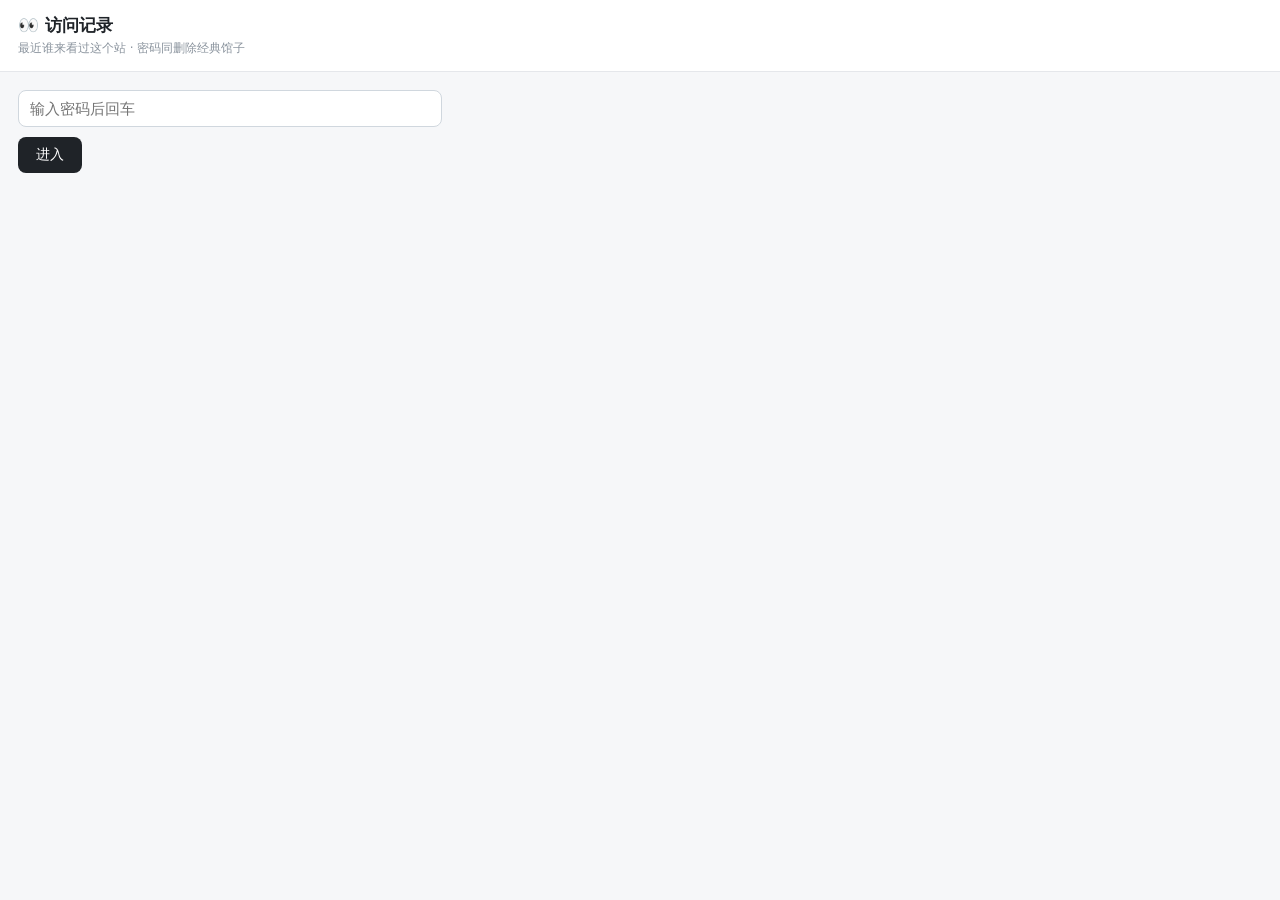
<file: web/admin.html>
<!doctype html>
<html lang="zh-CN">
<head>
<meta charset="utf-8">
<meta name="viewport" content="width=device-width, initial-scale=1">
<title>访问记录 · 今天吃啥</title>
<style>
* { box-sizing: border-box; }
body { margin: 0; font-family: system-ui, -apple-system, "Segoe UI", sans-serif;
  background: #f6f7f9; color: #1f2328; }
header { padding: 14px 18px; background: #fff; border-bottom: 1px solid #e5e7eb; }
h1 { margin: 0; font-size: 17px; }
.sub { color: #8b949e; font-size: 12px; margin-top: 3px; }
#gate { padding: 18px; max-width: 460px; }
#gate input { width: 100%; padding: 9px 11px; border: 1px solid #d0d7de; border-radius: 8px; font-size: 15px; }
#gate button { margin-top: 10px; padding: 9px 18px; border: 0; border-radius: 8px;
  background: #1f2328; color: #fff; cursor: pointer; font-size: 14px; }
#app { display: none; }
#bar { display: flex; gap: 10px; align-items: center; padding: 10px 18px;
  background: #fff; border-bottom: 1px solid #e5e7eb; font-size: 13px; color: #57606a; }
#bar button { padding: 6px 12px; border: 1px solid #d0d7de; border-radius: 7px; background: #fff;
  cursor: pointer; font-size: 13px; }
#bar button.on { background: #1f2328; color: #fff; border-color: #1f2328; }
#list { padding: 6px 0 20px; }
.row { display: flex; align-items: baseline; gap: 10px; padding: 9px 18px;
  border-bottom: 1px solid #f2f4f7; background: #fff; font-size: 14px; }
.row .time { color: #57606a; font-variant-numeric: tabular-nums; width: 108px; flex: none; }
.row .ip { font-family: ui-monospace, Consolas, monospace; font-size: 13px; color: #0b62d0;
  flex: 1; min-width: 0; overflow: hidden; text-overflow: ellipsis; white-space: nowrap; }
.row .dev { flex: none; font-size: 12px; color: #57606a; width: 52px; text-align: right; }
.row .page { flex: none; font-size: 12px; color: #8b949e; width: 74px; text-align: right; }
.empty { padding: 20px 18px; color: #8b949e; font-size: 13px; }
</style>
</head>
<body>
<header>
  <h1>👀 访问记录</h1>
  <div class="sub">最近谁来看过这个站 · 密码同删除经典馆子</div>
</header>

<div id="gate">
  <input id="pw" type="password" placeholder="输入密码后回车" autocomplete="off">
  <button id="go">进入</button>
</div>

<div id="app">
  <div id="bar">
    <span>最近 <b id="n">—</b> 次访问</span>
    <button id="btn-refresh">刷新</button>
    <button id="btn-auto">自动刷新</button>
  </div>
  <div id="list"></div>
</div>

<script>
const $ = (s) => document.querySelector(s);
let token = sessionStorage.getItem('df_token') || '';
let timer = null;

function esc(s) { return String(s == null ? '' : s).replace(/[&<>"']/g, c => ({'&':'&amp;','<':'&lt;','>':'&gt;','"':'&quot;',"'":'&#39;'}[c])); }

function device(ua) {
  const u = (ua || '').toLowerCase();
  if (!u) return '未知';
  if (/python|curl|wget|httpx|okhttp|go-http|bot|spider/.test(u)) return '机器';
  if (/iphone|android|harmony|miui|huawei|mobile/.test(u)) return '手机';
  if (/ipad|tablet/.test(u)) return '平板';
  return '电脑';
}

function pageName(path) {
  if (path === '/') return '主页';
  if (path === '/admin.html') return '日志页';
  if (path.startsWith('/api/')) return '接口';
  if (path === '/app.js' || path === '/style.css' || path.startsWith('/favicon')) return '资源';
  return '其它';
}

async function load() {
  try {
    const r = await fetch('/api/admin/logs?limit=60&files=1', {
      headers: { 'X-Admin-Password': token }, cache: 'no-store',
    });
    if (r.status === 403) { sessionStorage.removeItem('df_token'); location.reload(); return; }
    const items = (await r.json()).data.items || [];
    // 只显示“看页面”的访问，接口/资源噪音去掉
    const visits = items.filter(e => e.method === 'GET' && (e.path === '/' || e.path === '/admin.html' || e.path.startsWith('/api/')));
    const people = visits.filter(e => pageName(e.path) !== '接口');
    $('#n').textContent = people.length || visits.length;
    $('#list').innerHTML = (people.length ? people : visits).slice(0, 40).map(e => `
      <div class="row">
        <span class="time">${esc((e.t || '').slice(5))}</span>
        <span class="ip" title="${esc(e.ip)}">${esc(e.ip)}</span>
        <span class="dev">${device(e.ua)}</span>
        <span class="page">${pageName(e.path)}</span>
      </div>`).join('') || '<div class="empty">还没有访问记录</div>';
  } catch (e) {
    $('#list').innerHTML = '<div class="empty">加载失败：' + esc(e.message) + '</div>';
  }
}

function start() {
  $('#gate').style.display = 'none';
  $('#app').style.display = 'block';
  load();
}

$('#go').onclick = () => {
  const v = $('#pw').value.trim();
  if (!v) return;
  token = v; sessionStorage.setItem('df_token', v); start();
};
$('#pw').onkeydown = (e) => { if (e.key === 'Enter') $('#go').click(); };
$('#btn-refresh').onclick = load;
$('#btn-auto').onclick = () => {
  const b = $('#btn-auto');
  if (timer) { clearInterval(timer); timer = null; b.classList.remove('on'); return; }
  timer = setInterval(load, 8000); b.classList.add('on');
};
if (token) start();
</script>
</body>
</html>
</file>
